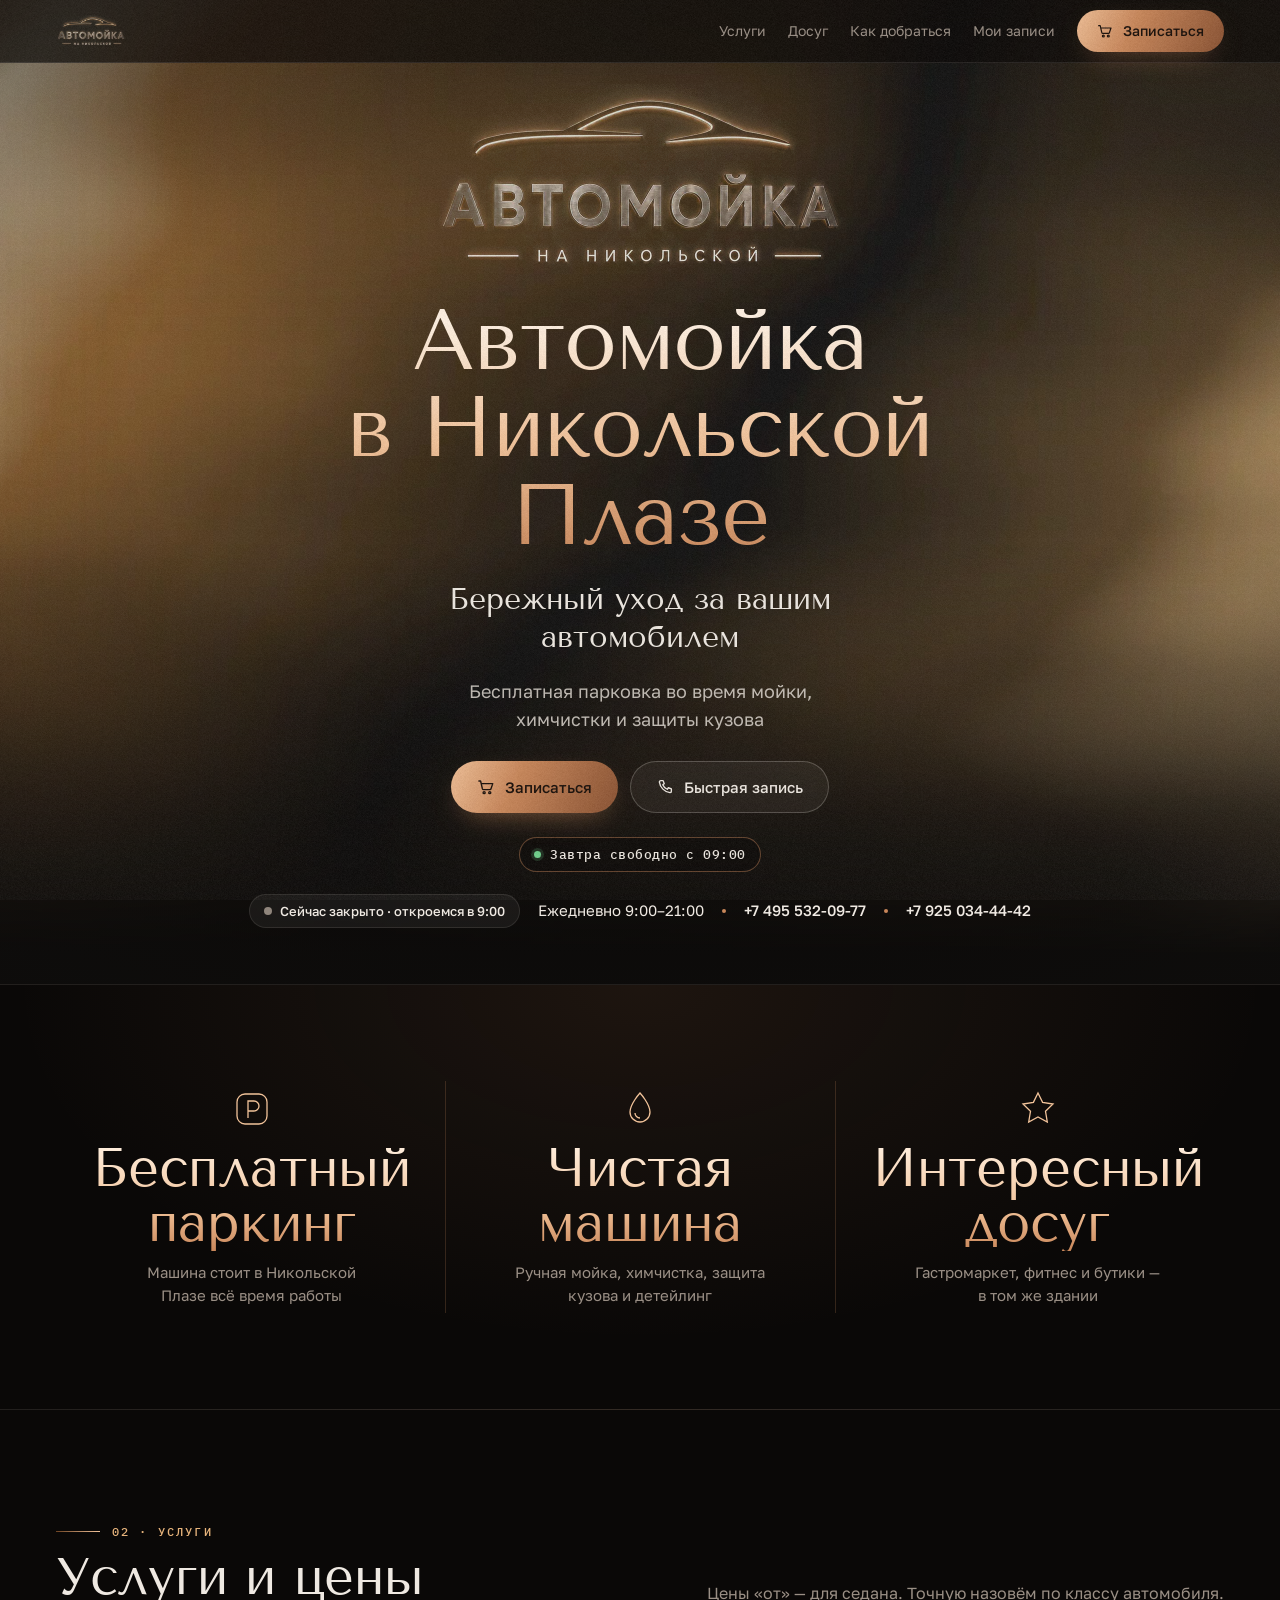
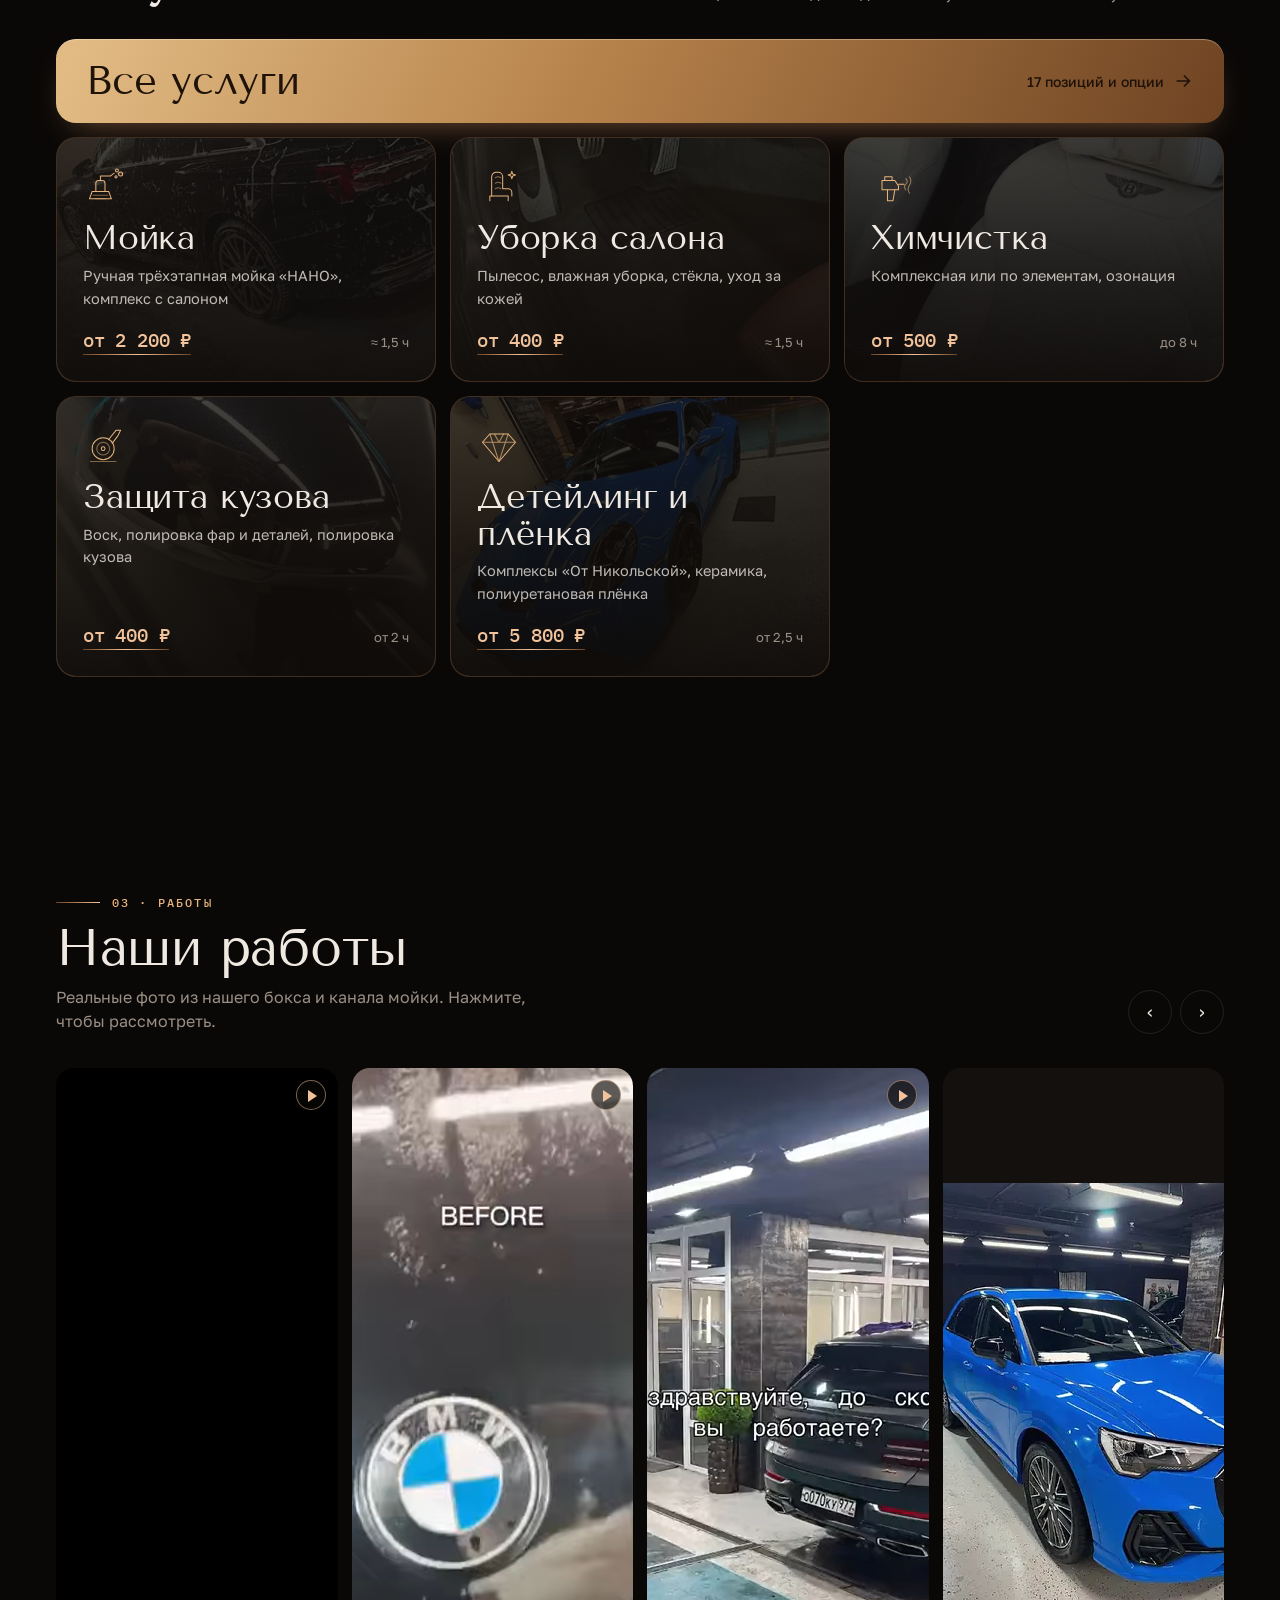
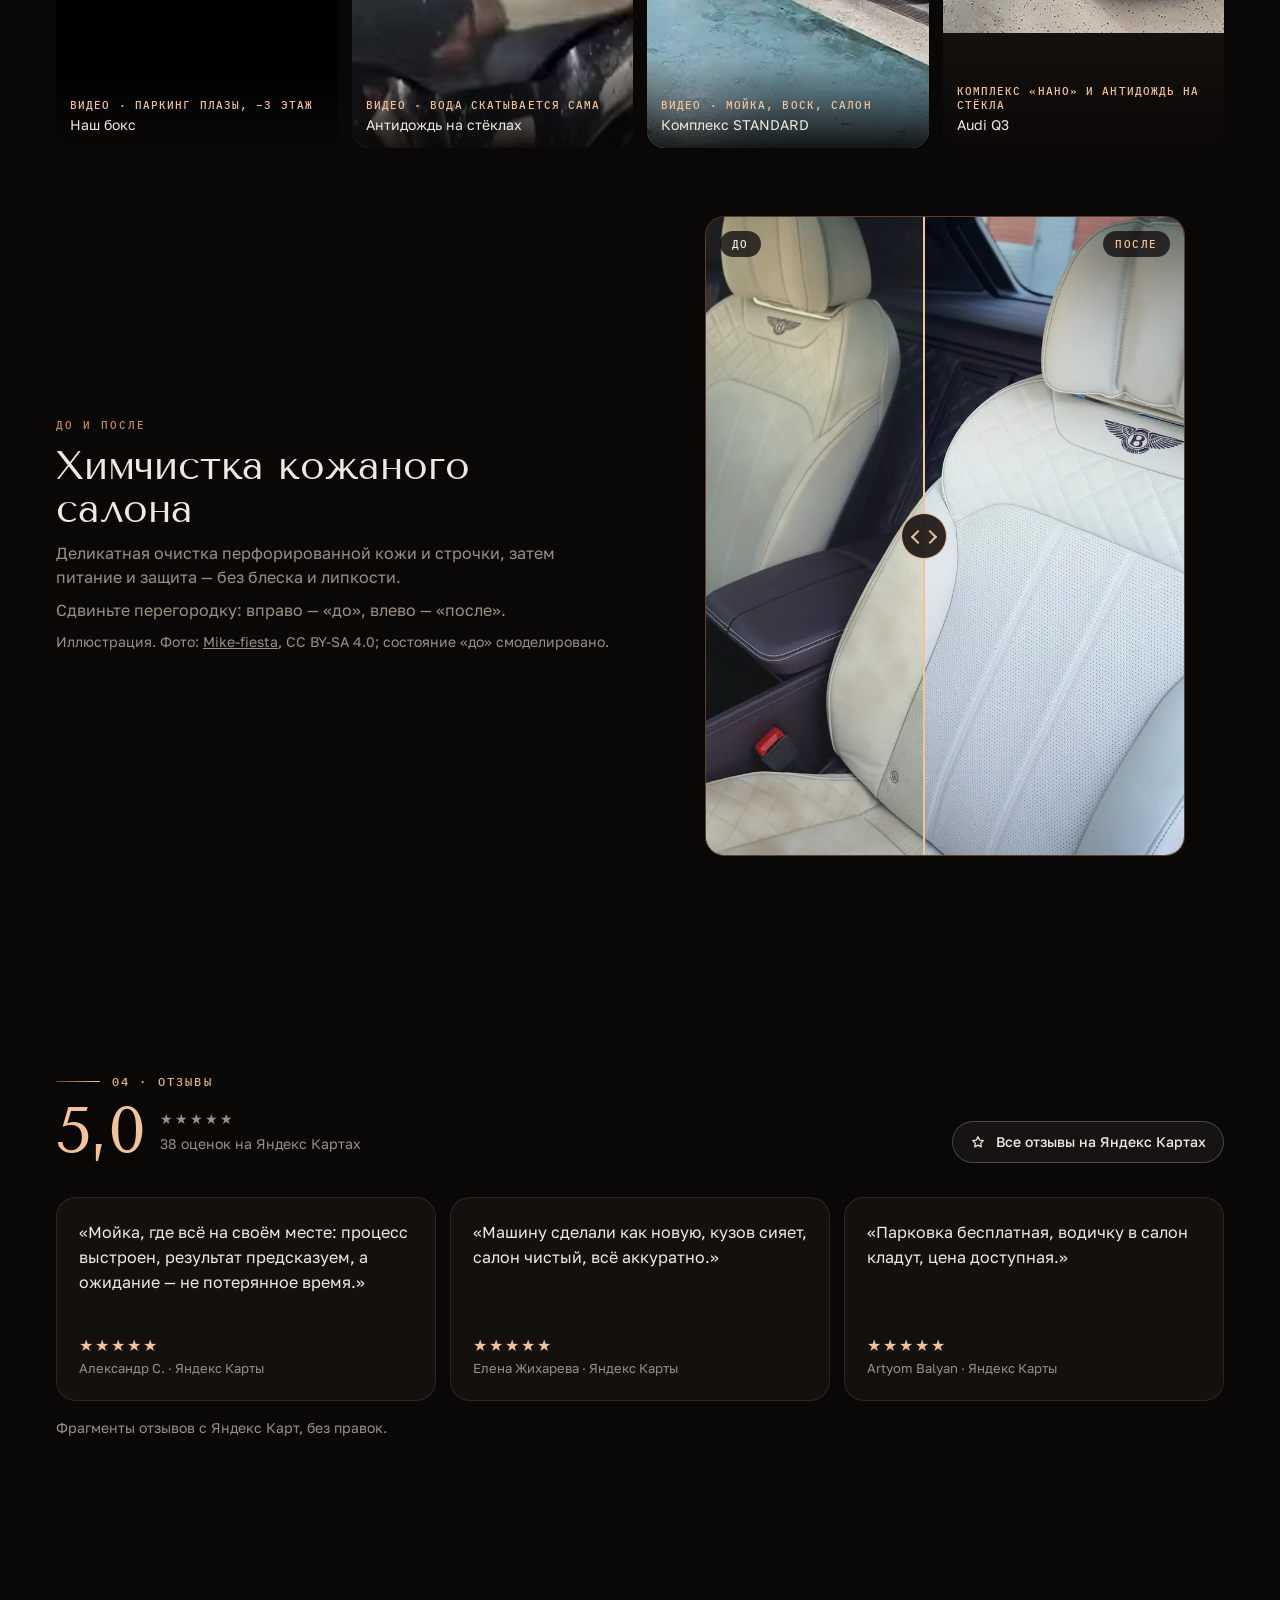
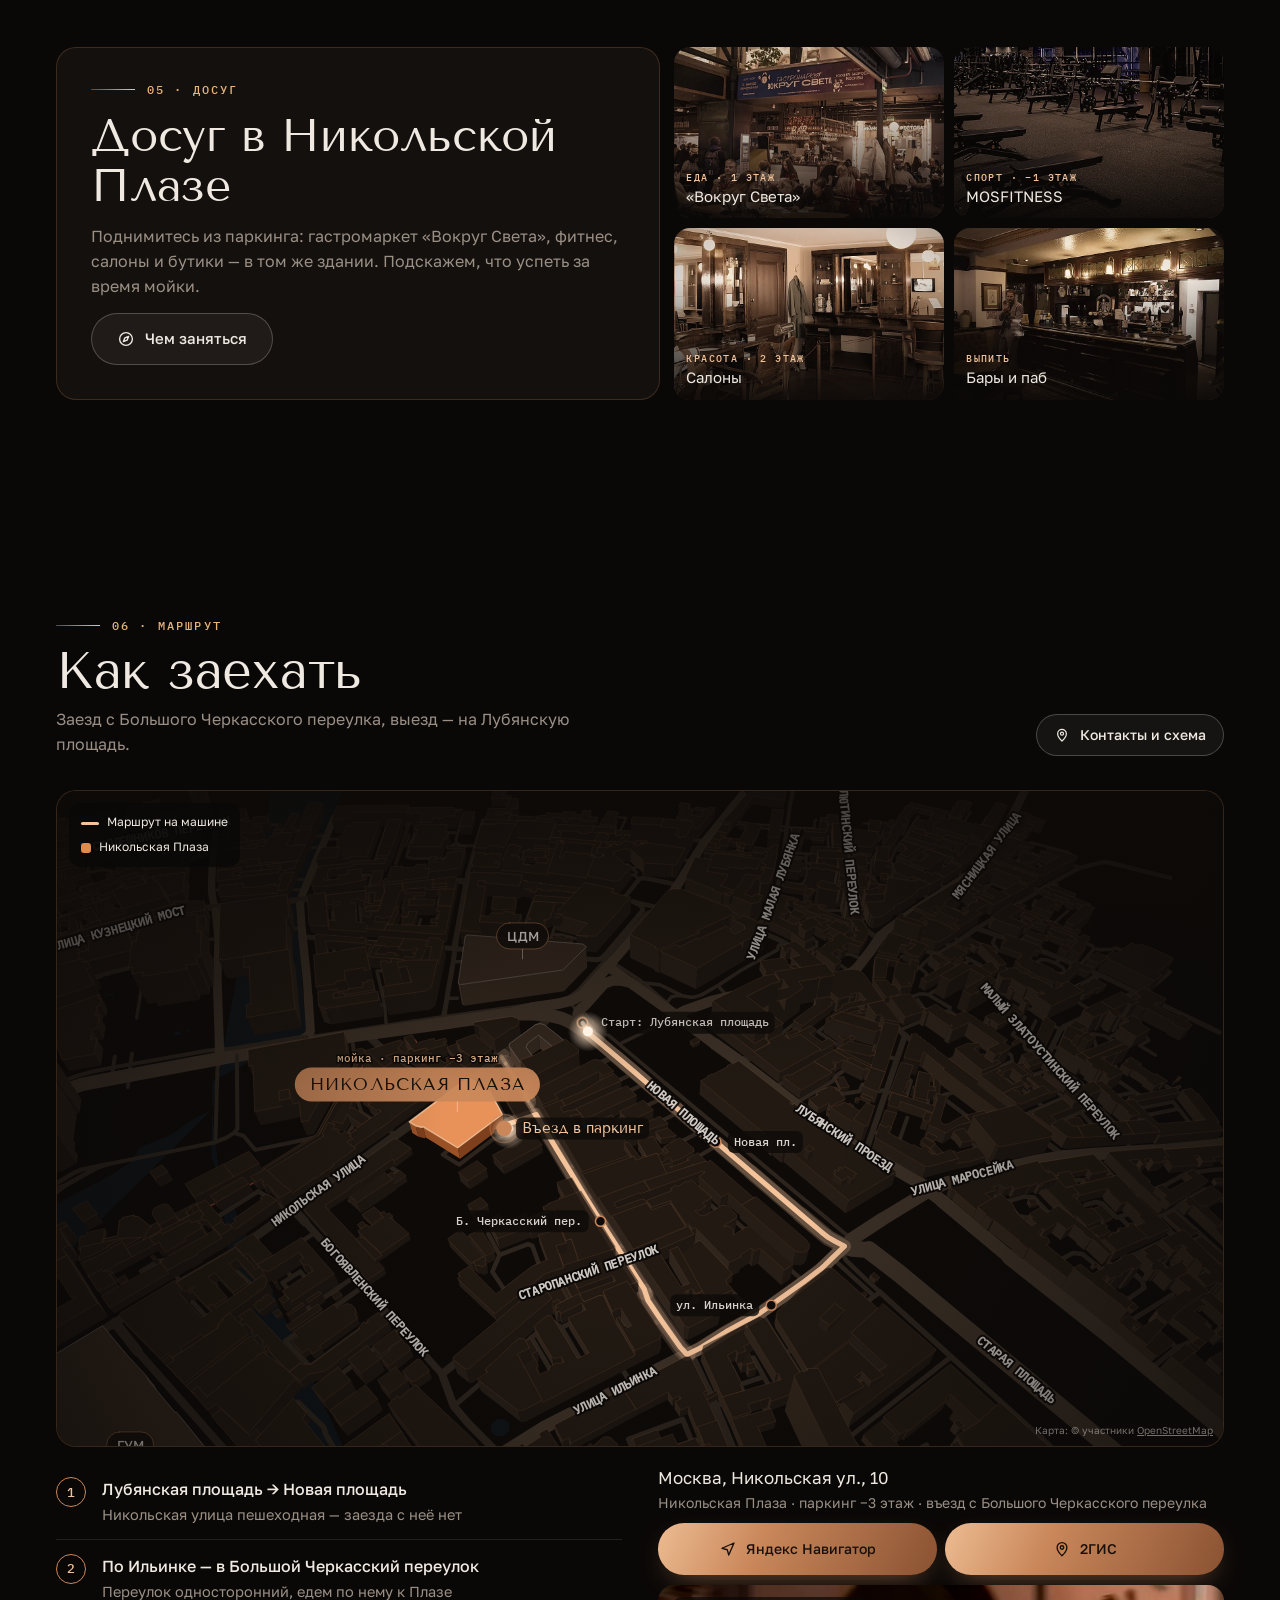
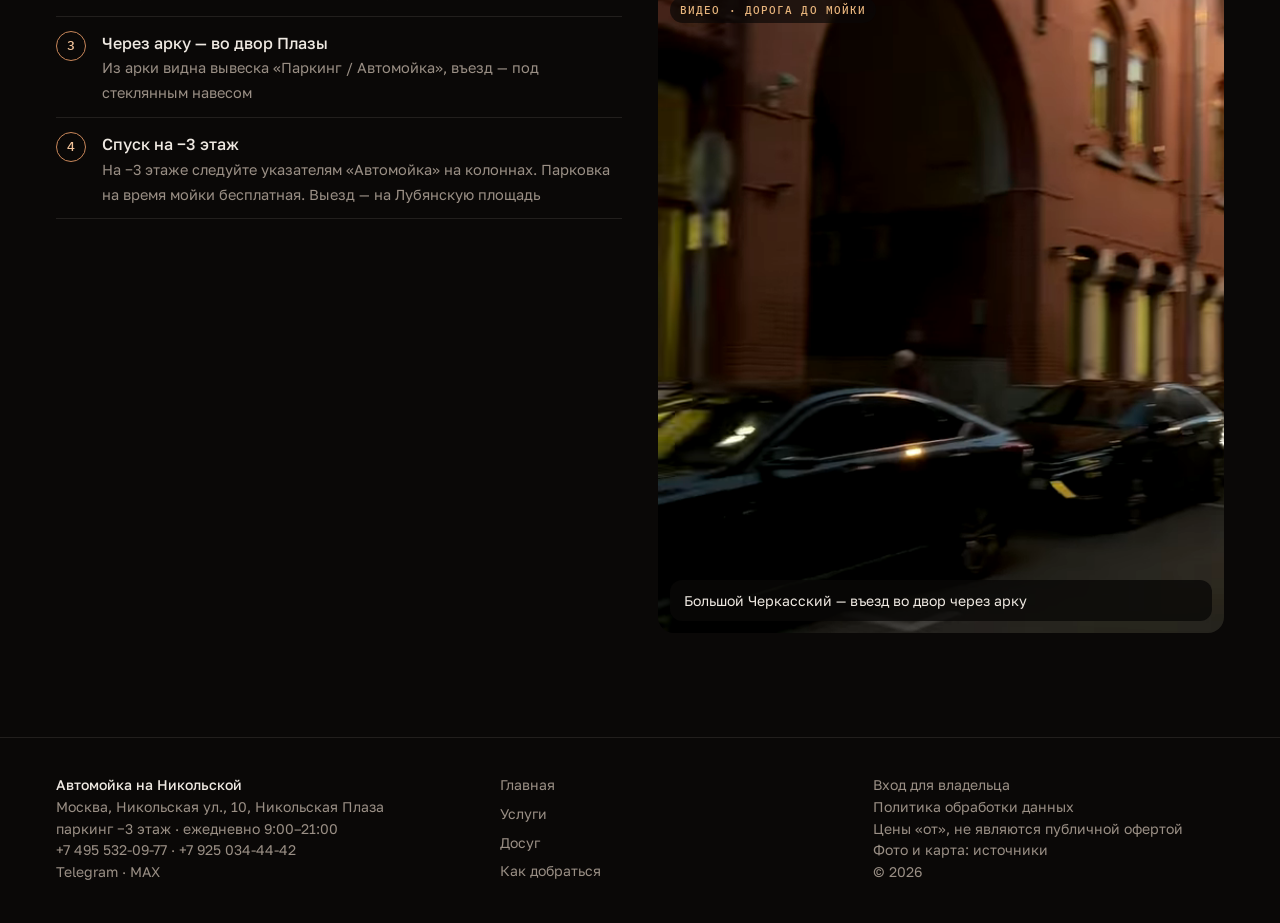
<file: index.html>
<!doctype html>
<html lang="ru">
<head>
<meta charset="utf-8">
<meta name="robots" content="noindex, nofollow">
<meta name="viewport" content="width=device-width, initial-scale=1, viewport-fit=cover">
<title>Автомойка в Никольской Плазе — ручная мойка и детейлинг у Кремля</title>
<meta name="description" content="Ручная мойка, химчистка, защита кузова и детейлинг в Никольской Плазе. Бесплатная парковка на время мойки. Запись онлайн.">
<meta name="theme-color" content="#0a0807">
<link rel="preload" href="fonts/GolosText.woff2" as="font" type="font/woff2" crossorigin>
<link rel="preload" href="fonts/TenorSans.woff2" as="font" type="font/woff2" crossorigin>
<link rel="stylesheet" href="site.css">
<link rel="icon" href="logo.webp">
</head>
<body>
<header class="top"><div class="wrap">
  <a href="index.html" aria-label="Автомойка на Никольской — главная"><img class="top__logo" src="logo.webp" alt="Автомойка на Никольской" width="70" height="32"></a>
  <nav aria-label="Разделы"><a href="services.html">Услуги</a><a href="park.html">Досуг</a><a href="route.html#contacts">Как добраться</a></nav>
  <button class="top__mine" type="button" data-open="mine">Мои записи</button>
  <button class="btn btn--copper top__cta" type="button" data-open="book">Записаться</button>
  <button class="top__menu" type="button" data-menu aria-expanded="false" aria-controls="menu"><i aria-hidden="true"></i>Меню</button>
</div></header>
<div class="menu" id="menu" aria-hidden="true" role="dialog" aria-label="Меню"><div class="wrap" style="display:flex;flex-direction:column;flex:1">
  <div class="menu__bar"><img src="logo.webp" alt="" width="70" height="32"><button class="x" type="button" data-menu-close aria-label="Закрыть меню">✕</button></div>
  <ul class="menu__list"><li><a href="index.html" aria-current="page">Главная<small>Мойка в Никольской Плазе</small></a></li><li><a href="services.html">Услуги<small>Цены и запись</small></a></li><li><a href="park.html">Досуг<small>Пока мы моем</small></a></li><li><a href="route.html#contacts">Как добраться<small>и контакты</small></a></li></ul>
  <div class="menu__side"><span class="status" data-status>Ежедневно 9:00–21:00</span>
    <div class="menu__tel"><a href="tel:+74955320977">+7 495 532-09-77</a><a href="tel:+79250344442">+7 925 034-44-42</a><div class="menu__msg"><a class="tg" href="https://t.me/carwash_na_nikolskoy" target="_blank" rel="noopener" aria-label="Написать в Telegram"><svg viewBox="0 0 24 24" aria-hidden="true"><path d="M21 4L3 11l6 2 2 6 3-4 5 4z"/><path d="M9 13l12-9"/></svg>Telegram</a><a class="tg tg--max" href="https://max.ru/u/f9LHodD0cOINs-UC5buVmKOie0mJ_E7DeVARD7VfnlJNGXSIihLq_nCaT7s" target="_blank" rel="noopener" aria-label="Написать в MAX"><svg viewBox="0 0 24 24" aria-hidden="true"><path d="M12 3.5a8.5 8.5 0 0 0-7.4 12.7L3.5 20.5l4.4-1.1A8.5 8.5 0 1 0 12 3.5z"/><path d="M8.5 14.5v-5l3.5 3.5 3.5-3.5v5"/></svg>MAX</a></div></div>
    <div style="display:flex;gap:10px;flex-wrap:wrap"><button class="btn btn--copper" type="button" data-open="book">Записаться</button><button class="btn btn--ghost" type="button" data-open="mine">Мои записи</button></div><a class="menu__owner" href="admin.html">Вход для владельца</a></div>
</div></div>
<main id="main">
<section class="hero"><div class="hero__surface" aria-hidden="true"><img class="hero__metal" src="hero-gold.webp" alt="" width="1080" height="1620" decoding="async"><div class="hero__veil"></div></div><div class="wrap">
  <img class="hero__logo" src="logo-hero.webp" alt="Автомойка на Никольской" width="840" height="382" fetchpriority="high">
  <h1 class="hero__name">Автомойка в&nbsp;Никольской Плазе</h1>
  <p class="hero__lead">Бережный уход за&nbsp;вашим автомобилем</p>
  <p class="hero__sub">Бесплатная парковка во время мойки, химчистки и защиты кузова</p>
  <div class="hero__actions"><button class="btn btn--copper" type="button" data-open="book">Записаться</button><button class="btn btn--ghost" type="button" data-open="quick">Быстрая запись</button></div>
  <p class="hero__free" data-free></p>
  <div class="hero__meta"><span class="status" data-status>Ежедневно 9:00–21:00</span><span>Ежедневно 9:00–21:00</span><i class="sep"></i><a href="tel:+74955320977">+7 495 532-09-77</a><i class="sep"></i><a href="tel:+79250344442">+7 925 034-44-42</a></div>
</div></section><section class="promise"><div class="wrap promise__grid">
  <div class="promise__item"><svg class="promise__ic" viewBox="0 0 44 44" aria-hidden="true"><rect x="7" y="7" width="30" height="30" rx="8"/><path d="M18 31V14h6a5 5 0 0 1 0 10h-6"/></svg><b>Бесплатный паркинг</b><span>Машина стоит в Никольской Плазе всё время работы</span></div>
  <div class="promise__item"><svg class="promise__ic" viewBox="0 0 44 44" aria-hidden="true"><path d="M22 6s10 11 10 19a10 10 0 0 1-20 0c0-8 10-19 10-19z"/><path d="M17 26a5 5 0 0 0 5 5"/></svg><b>Чистая машина</b><span>Ручная мойка, химчистка, защита кузова и детейлинг</span></div>
  <div class="promise__item"><svg class="promise__ic" viewBox="0 0 44 44" aria-hidden="true"><path d="M22 6l4.6 9.4L37 17l-7.5 7.3L31.3 35 22 30l-9.3 5 1.8-10.7L7 17l10.4-1.6z"/></svg><b>Интересный досуг</b><span>Гастромаркет, фитнес и бутики — в том же здании</span></div>
</div></section><section class="sec" id="promo" data-until="2026-10-31T23:59:59+03:00"><div class="wrap">
  <div class="sec__head"><div><span class="num">01 · Акции</span><h2>Акции октября</h2></div><p>До 31 октября включительно</p></div>
  <div class="promos">
    <article class="promo"><span class="promo__until">до 31.10</span><span class="promo__pct">−20%</span><h3>Химчистка салона</h3><p>Полная химчистка и в подарок озонация — уберём посторонние запахи.</p><span class="promo__price">от 18 000 ₽<s>22 500 ₽</s></span><button class="btn btn--copper btn--sm" type="button" data-promo="dry-complex">Записаться со скидкой</button></article>
    <article class="promo"><span class="promo__until">до 31.10</span><span class="promo__pct">−15%</span><h3>Полиуретановая плёнка</h3><p>Оклейка зон риска или всего кузова: защита от сколов, реагентов и солнца.</p><span class="promo__price">от 63 750 ₽<s>75 000 ₽</s></span><button class="btn btn--copper btn--sm" type="button" data-promo="ppf-zones">Записаться со скидкой</button></article>
  </div></div></section><section class="sec" id="services"><div class="wrap">
  <div class="sec__head"><div><span class="num">02 · Услуги</span><h2>Услуги и цены</h2></div><p>Цены «от» — для седана. Точную назовём по классу автомобиля.</p></div>
  <a class="all-btn" href="services.html">Все услуги<span>17 позиций и опции <svg viewBox="0 0 24 24" aria-hidden="true"><path d="M5 12h14M13 6l6 6-6 6"/></svg></span></a>
  <div class="cats"><a class="cat cat--photo" href="services.html#wash"><img class="cat__bg" src="media/works/a6foam-s.webp" alt="" loading="lazy" decoding="async" width="360" height="450"><div><svg class="engr" viewBox="0 0 48 48" aria-hidden="true"><path d="M10 30h18l3 8H7z"/><path d="M14 30v-9a3 3 0 0 1 3-3h4a3 3 0 0 1 3 3v9"/><path d="M19 18v-5h11l4-3"/><circle cx="37" cy="7" r="1.6"/><circle cx="41" cy="11" r="2.2"/><circle cx="36" cy="14" r="1.2"/><path d="M11 34h16M13 38h12" opacity=".5"/></svg><h3>Мойка</h3><p style="margin-top:8px">Ручная трёхэтапная мойка «НАНО», комплекс с салоном</p></div><div class="cat__foot"><b>от 2 200 ₽</b><span>≈ 1,5 ч</span></div></a><a class="cat cat--photo" href="services.html#interior"><img class="cat__bg" src="media/works/pedals1-s.webp" alt="" loading="lazy" decoding="async" width="360" height="450"><div><svg class="engr" viewBox="0 0 48 48" aria-hidden="true"><path d="M14 40v-5h20v5"/><path d="M16 35V14a5 5 0 0 1 5-5h2a5 5 0 0 1 5 5v13h6a4 4 0 0 1 4 4v4"/><path d="M20 15c1.5-1 4.5-1 6 0M20 21c1.5-1 4.5-1 6 0M20 27c1.5-1 4.5-1 6 0" opacity=".55"/><path d="M38 8l1 3 3 1-3 1-1 3-1-3-3-1 3-1z"/></svg><h3>Уборка салона</h3><p style="margin-top:8px">Пылесос, влажная уборка, стёкла, уход за кожей</p></div><div class="cat__foot"><b>от 400 ₽</b><span>≈ 1,5 ч</span></div></a><a class="cat cat--photo" href="services.html#dry"><img class="cat__bg" src="media/leather-s.webp" alt="" loading="lazy" decoding="async" width="360" height="450"><span class=cat__tag data-until=2026-10-31T23:59:59+03:00>−20%</span><div><svg class="engr" viewBox="0 0 48 48" aria-hidden="true"><path d="M12 18h14l4 6v4H12z"/><path d="M18 28v12h6l2-12"/><path d="M30 22h6"/><path d="M38 16c2 2 2 4 0 6s-2 4 0 6M42 14c2 3 2 6 0 9s-2 6 0 9" opacity=".6"/><path d="M15 18v-4h8v4"/></svg><h3>Химчистка</h3><p style="margin-top:8px">Комплексная или по элементам, озонация</p></div><div class="cat__foot"><b>от 500 ₽</b><span>до 8 ч</span></div></a><a class="cat cat--photo" href="services.html#protect"><img class="cat__bg" src="media/works/mirror-s.webp" alt="" loading="lazy" decoding="async" width="360" height="450"><div><svg class="engr" viewBox="0 0 48 48" aria-hidden="true"><circle cx="22" cy="28" r="12"/><circle cx="22" cy="28" r="7" opacity=".55"/><circle cx="22" cy="28" r="2"/><path d="M28 18l8-10h5l-3 6-6 8"/><path d="M8 42h28" opacity=".5"/></svg><h3>Защита кузова</h3><p style="margin-top:8px">Воск, полировка фар и деталей, полировка кузова</p></div><div class="cat__foot"><b>от 400 ₽</b><span>от 2 ч</span></div></a><a class="cat cat--photo" href="services.html#detailing"><img class="cat__bg" src="media/works/gt3-s.webp" alt="" loading="lazy" decoding="async" width="360" height="450"><span class=cat__tag data-until=2026-10-31T23:59:59+03:00>−15%</span><div><svg class="engr" viewBox="0 0 48 48" aria-hidden="true"><path d="M14 12h20l8 9-18 21L6 21z"/><path d="M6 21h36M14 12l10 30M34 12l-10 30M19 12l5 9 5-9" opacity=".7"/></svg><h3>Детейлинг и плёнка</h3><p style="margin-top:8px">Комплексы «От Никольской», керамика, полиуретановая плёнка</p></div><div class="cat__foot"><b>от 5 800 ₽</b><span>от 2,5 ч</span></div></a></div>
</div></section><section class="sec" id="works"><div class="wrap">
  <div class="sec__head"><div><span class="num">03 · Работы</span><h2>Наши работы</h2><p style="margin-top:8px">Реальные фото из нашего бокса и канала мойки. Нажмите, чтобы рассмотреть.</p></div>
    <div class="works__nav"><button type="button" data-scroll="#worksList" data-dir="p" aria-label="Назад">‹</button><button type="button" data-scroll="#worksList" data-dir="n" aria-label="Вперёд">›</button></div></div>
  <div class="works" id="worksList" data-gallery><figure class="work work--video"><video muted playsinline loop preload="none" poster="media/video/boxes.webp" width="544" height="680" aria-label="Наш бокс: видео"><source data-src="media/video/boxes.webm" type="video/webm"><source data-src="media/video/boxes.mp4" type="video/mp4"></video><span class="work__cap"><small>Видео · Паркинг Плазы, −3 этаж</small>Наш бокс</span><span class="work__play" aria-hidden="true"></span></figure><figure class="work work--video"><video muted playsinline loop preload="none" poster="media/video/glass.webp" width="544" height="680" aria-label="Антидождь на стёклах: видео"><source data-src="media/video/glass.mp4" type="video/mp4"><source data-src="media/video/glass.webm" type="video/webm"></video><span class="work__cap"><small>Видео · Вода скатывается сама</small>Антидождь на стёклах</span><span class="work__play" aria-hidden="true"></span></figure><figure class="work work--video"><video muted playsinline loop preload="none" poster="media/video/standard.webp" width="544" height="680" aria-label="Комплекс STANDARD: видео"><source data-src="media/video/standard.webm" type="video/webm"><source data-src="media/video/standard.mp4" type="video/mp4"></video><span class="work__cap"><small>Видео · Мойка, воск, салон</small>Комплекс STANDARD</span><span class="work__play" aria-hidden="true"></span></figure><button class="work" type="button" data-full="media/works/q3.webp" data-cap="Audi Q3" data-sub="Комплекс «НАНО» и антидождь на стёкла"><img src="media/works/q3-s.webp" alt="Audi Q3: Комплекс «НАНО» и антидождь на стёкла" loading="lazy" decoding="async" width="360" height="450"><span class="work__cap"><small>Комплекс «НАНО» и антидождь на стёкла</small>Audi Q3</span></button><button class="work" type="button" data-full="media/works/a6foam.webp" data-cap="Audi A6" data-sub="Трёхэтапная мойка «НАНО»: пена"><img src="media/works/a6foam-s.webp" alt="Audi A6: Трёхэтапная мойка «НАНО»: пена" loading="lazy" decoding="async" width="360" height="450"><span class="work__cap"><small>Трёхэтапная мойка «НАНО»: пена</small>Audi A6</span></button><button class="work" type="button" data-full="media/works/a6.webp" data-cap="Audi A6" data-sub="Комплекс «НАНО» — результат"><img src="media/works/a6-s.webp" alt="Audi A6: Комплекс «НАНО» — результат" loading="lazy" decoding="async" width="360" height="450"><span class="work__cap"><small>Комплекс «НАНО» — результат</small>Audi A6</span></button><button class="work" type="button" data-full="media/works/gt3.webp" data-cap="Porsche 911 GT3" data-sub="В нашем боксе"><img src="media/works/gt3-s.webp" alt="Porsche 911 GT3: В нашем боксе" loading="lazy" decoding="async" width="360" height="450"><span class="work__cap"><small>В нашем боксе</small>Porsche 911 GT3</span></button><figure class="work"><div class="pair"><button type="button" style="all:unset;cursor:zoom-in" data-full="media/works/pedals0.webp" data-cap="Педали и коврики · было" data-sub="Комплекс «НАНО»: было → стало"><img src="media/works/pedals0-s.webp" alt="Педали и коврики: было" loading="lazy" width="360" height="450"></button><button type="button" style="all:unset;cursor:zoom-in" data-full="media/works/pedals1.webp" data-cap="Педали и коврики · стало" data-sub="Комплекс «НАНО»: было → стало"><img src="media/works/pedals1-s.webp" alt="Педали и коврики: стало" loading="lazy" width="360" height="450"></button></div><figcaption class="work__cap"><small>Было · стало</small>Педали и коврики</figcaption></figure><button class="work" type="button" data-full="media/works/mazda.webp" data-cap="Mazda CX-5" data-sub="Комплекс мойки «НАНО»"><img src="media/works/mazda-s.webp" alt="Mazda CX-5: Комплекс мойки «НАНО»" loading="lazy" decoding="async" width="360" height="450"><span class="work__cap"><small>Комплекс мойки «НАНО»</small>Mazda CX-5</span></button><button class="work" type="button" data-full="media/works/rangerover.webp" data-cap="Range Rover Sport" data-sub="В нашем боксе"><img src="media/works/rangerover-s.webp" alt="Range Rover Sport: В нашем боксе" loading="lazy" decoding="async" width="360" height="450"><span class="work__cap"><small>В нашем боксе</small>Range Rover Sport</span></button><button class="work" type="button" data-full="media/works/mirror.webp" data-cap="Полировка зеркала" data-sub="Отражение без разводов"><img src="media/works/mirror-s.webp" alt="Полировка зеркала: Отражение без разводов" loading="lazy" decoding="async" width="360" height="450"><span class="work__cap"><small>Отражение без разводов</small>Полировка зеркала</span></button><button class="work" type="button" data-full="media/works/suvfoam.webp" data-cap="Мойка кузова" data-sub="Активная пена — первый этап"><img src="media/works/suvfoam-s.webp" alt="Мойка кузова: Активная пена — первый этап" loading="lazy" decoding="async" width="360" height="450"><span class="work__cap"><small>Активная пена — первый этап</small>Мойка кузова</span></button><button class="work" type="button" data-full="media/works/boxster.webp" data-cap="Porsche 718 Boxster" data-sub="В нашем боксе"><img src="media/works/boxster-s.webp" alt="Porsche 718 Boxster: В нашем боксе" loading="lazy" decoding="async" width="360" height="450"><span class="work__cap"><small>В нашем боксе</small>Porsche 718 Boxster</span></button><button class="work" type="button" data-full="media/works/master.webp" data-cap="Работа мастера" data-sub="Ручная мойка"><img src="media/works/master-s.webp" alt="Работа мастера: Ручная мойка" loading="lazy" decoding="async" width="360" height="450"><span class="work__cap"><small>Ручная мойка</small>Работа мастера</span></button><button class="work" type="button" data-full="media/works/bmw5.webp" data-cap="BMW 5 Series" data-sub="Готов к выдаче"><img src="media/works/bmw5-s.webp" alt="BMW 5 Series: Готов к выдаче" loading="lazy" decoding="async" width="360" height="450"><span class="work__cap"><small>Готов к выдаче</small>BMW 5 Series</span></button><button class="work" type="button" data-full="media/works/black.webp" data-cap="Бизнес-седан" data-sub="Готов к выдаче"><img src="media/works/black-s.webp" alt="Бизнес-седан: Готов к выдаче" loading="lazy" decoding="async" width="360" height="450"><span class="work__cap"><small>Готов к выдаче</small>Бизнес-седан</span></button><button class="work" type="button" data-full="media/works/box.webp" data-cap="Наш бокс" data-sub="Паркинг Никольской Плазы, −3 этаж"><img src="media/works/box-s.webp" alt="Наш бокс: Паркинг Никольской Плазы, −3 этаж" loading="lazy" decoding="async" width="360" height="450"><span class="work__cap"><small>Паркинг Никольской Плазы, −3 этаж</small>Наш бокс</span></button></div>
  <div class="ba-wrap"><div><span class="k">До и после</span><h3 style="margin-top:8px">Химчистка кожаного салона</h3><p>Деликатная очистка перфорированной кожи и строчки, затем питание и защита — без блеска и липкости.</p><p>Сдвиньте перегородку: вправо — «до», влево — «после».</p><p class="note">Иллюстрация. Фото: <a href="https://commons.wikimedia.org/wiki/File:Bentley_Bentayga_interior_2.jpg" target="_blank" rel="noopener">Mike-fiesta</a>, CC BY-SA 4.0; состояние «до» смоделировано.</p></div>
    <figure class="ba" data-ba style="--x:50%"><img class="ba__img" src="media/leather-after.webp" alt="Кожаный салон после химчистки" width="1080" height="1080" loading="lazy"><div class="ba__before"><img class="ba__img" src="media/leather-before.webp" alt="Кожаный салон до химчистки" width="1080" height="1080" loading="lazy"></div>
      <span class="ba__tag ba__tag--l">До</span><span class="ba__tag ba__tag--r">После</span><span class="ba__line" aria-hidden="true"><i></i></span><input class="ba__range" type="range" min="0" max="100" value="50" aria-label="Перегородка: вправо — до, влево — после"></figure></div>
</div></section><section class="sec" id="reviews"><div class="wrap">
  <div class="sec__head"><div><span class="num">04 · Отзывы</span><div class="rating"><b>5,0</b><div><span class="stars" aria-label="5 из 5">★★★★★</span><br><span>38 оценок на Яндекс Картах</span></div></div></div>
    <a class="btn btn--ghost btn--sm" href="https://yandex.ru/maps/org/avtomoyka_na_nikolskoy/173994843041/reviews/" target="_blank" rel="noopener">Все отзывы на Яндекс Картах</a></div>
  <div class="reviews"><blockquote class="review"><p>«Мойка, где всё на своём месте: процесс выстроен, результат предсказуем, а ожидание — не потерянное время.»</p><cite><span class="stars" aria-hidden="true">★★★★★</span><br>Александр С. · Яндекс Карты</cite></blockquote><blockquote class="review"><p>«Машину сделали как новую, кузов сияет, салон чистый, всё аккуратно.»</p><cite><span class="stars" aria-hidden="true">★★★★★</span><br>Елена Жихарева · Яндекс Карты</cite></blockquote><blockquote class="review"><p>«Парковка бесплатная, водичку в салон кладут, цена доступная.»</p><cite><span class="stars" aria-hidden="true">★★★★★</span><br>Artyom Balyan · Яндекс Карты</cite></blockquote><blockquote class="review"><p>«…рассказал, какие участки требуют особого внимания — например, битумные пятна на арках.»</p><cite><span class="stars" aria-hidden="true">★★★★★</span><br>Андрей · Яндекс Карты</cite></blockquote><blockquote class="review"><p>«Со стройки вылили цемент на припаркованный автомобиль, думал машине хана, но нет.»</p><cite><span class="stars" aria-hidden="true">★★★★★</span><br>Никита Г. · Яндекс Карты</cite></blockquote><blockquote class="review"><p>«…полировка и нанесение защитных составов – всё это сделало мой автомобиль не только чистым, но и защищённым.»</p><cite><span class="stars" aria-hidden="true">★★★★★</span><br>Алена Новикова · Яндекс Карты</cite></blockquote><blockquote class="review"><p>«…за это время мы с семьей успели погулять по Красной площади.»</p><cite><span class="stars" aria-hidden="true">★★★★★</span><br>Сергей Ф. · Яндекс Карты</cite></blockquote><blockquote class="review"><p>«Персонал — настоящие профессионалы, рассказали этапы мойки.»</p><cite><span class="stars" aria-hidden="true">★★★★★</span><br>artiom20.09 · Яндекс Карты</cite></blockquote></div>
  <p class="note" style="margin-top:12px">Фрагменты отзывов с Яндекс Карт, без правок.</p>
</div></section><section class="sec"><div class="wrap teaser">
  <div class="teaser__main"><span class="num">05 · Досуг</span><h2>Досуг в Никольской Плазе</h2><p>Поднимитесь из паркинга: гастромаркет «Вокруг Света», фитнес, салоны и бутики — в том же здании. Подскажем, что успеть за время мойки.</p><a class="btn btn--ghost i-compass" href="park.html">Чем заняться</a></div>
  <div class="teaser__tiles">
    <a class="tile" href="park.html#eat"><img src="places/vokrug.webp" alt="" loading="lazy" width="400" height="300"><span><small>Еда · 1 этаж</small>«Вокруг Света»</span></a>
    <a class="tile" href="park.html#fit"><img src="places/fit.webp" alt="" loading="lazy" width="400" height="300"><span><small>Спорт · −1 этаж</small>MOSFITNESS</span></a>
    <a class="tile" href="park.html#beauty"><img src="places/beauty.webp" alt="" loading="lazy" width="400" height="300"><span><small>Красота · 2 этаж</small>Салоны</span></a>
    <a class="tile" href="park.html#drink"><img src="places/bar.webp" alt="" loading="lazy" width="400" height="300"><span><small>Выпить</small>Бары и паб</span></a>
  </div></div></section><section class="sec" id="route"><div class="wrap">
  <div class="sec__head"><div><span class="num">06 · Маршрут</span><h2>Как заехать</h2><p style="margin-top:8px">Заезд с Большого Черкасского переулка, выезд — на Лубянскую площадь.</p></div><a class="btn btn--ghost btn--sm i-pin" href="route.html">Контакты и схема</a></div>
  <div class="mapbox" data-routemap data-from="lubyanka"><canvas class="map" aria-label="3D-карта: маршрут к въезду в паркинг Никольской Плазы"></canvas><canvas class="car" aria-hidden="true"></canvas>
    <div class="mapbox__load">Загружаем карту…</div>
    <div class="mapbox__legend" aria-hidden="true"><span><i></i>Маршрут на машине</span><span><i class="pl"></i>Никольская Плаза</span></div>
    <span class="mapbox__credit">Карта: © участники <a href="https://www.openstreetmap.org/copyright" target="_blank" rel="noopener">OpenStreetMap</a></span></div>
  <div class="howto"><ol class="steps-list">
    <li><div><b>Лубянская площадь → Новая площадь</b><span>Никольская улица пешеходная — заезда с неё нет</span></div></li>
    <li><div><b>По Ильинке — в Большой Черкасский переулок</b><span>Переулок односторонний, едем по нему к Плазе</span></div></li>
    <li><div><b>Через арку — во двор Плазы</b><span>Из арки видна вывеска «Паркинг / Автомойка», въезд — под стеклянным навесом</span></div></li>
    <li><div><b>Спуск на −3 этаж</b><span>На −3 этаже следуйте указателям «Автомойка» на колоннах. Парковка на время мойки бесплатная. Выезд — на Лубянскую площадь</span></div></li>
  </ol>
  <div class="navi"><div class="addr">Москва, Никольская ул., 10<small>Никольская Плаза · паркинг −3 этаж · въезд с Большого Черкасского переулка</small></div>
    <div class="navi__btns"><a class="btn btn--copper" href="https://yandex.ru/maps/?rtext=~55.757898%2C37.625083&rtt=auto" data-navi="yandexnavi://build_route_on_map?lat_to=55.757898&lon_to=37.625083" target="_blank" rel="noopener">Яндекс Навигатор</a><a class="btn btn--copper" href="https://2gis.ru/moscow/directions/points/%7C37.625083%2C55.757898" target="_blank" rel="noopener">2ГИС</a></div>
    <figure class="entrance" style="margin:0"><video muted playsinline loop preload="none" poster="media/video/route.webp?v=2" width="540" height="960" aria-label="Видео: путь от Большого Черкасского переулка через арку и навес «Паркинг / Автомойка» на −3 этаж к мойке; ориентиры подсвечены" data-chapters="0:Большой Черкасский — въезд во двор через арку|9.8:Ориентир: вывеска «Паркинг / Автомойка» видна из арки|11.8:Въезд в паркинг — под стеклянным навесом|17.9:Спуск по пандусу на −3 этаж|26.3:−3 этаж: держитесь основного проезда|38.7:Ориентир: указатель «Автомойка» на колонне|40.7:Следуйте стрелкам «Автомойка»|50.6:Автомойка — вы на месте"><source data-src="media/video/route.mp4?v=2" type="video/mp4"><source data-src="media/video/route.webm?v=2" type="video/webm"></video><span class="entrance__cap" aria-hidden="true">Большой Черкасский — въезд во двор через арку</span><span class="entrance__tag">Видео · дорога до мойки</span></figure></div></div>
</div></section>
</main>
<footer class="foot"><div class="wrap">
  <div><b>Автомойка на Никольской</b><br>Москва, Никольская ул., 10, Никольская Плаза<br>паркинг −3 этаж · ежедневно 9:00–21:00<br><a href="tel:+74955320977">+7 495 532-09-77</a> · <a href="tel:+79250344442">+7 925 034-44-42</a><br><a href="https://t.me/carwash_na_nikolskoy" target="_blank" rel="noopener">Telegram</a> · <a href="https://max.ru/u/f9LHodD0cOINs-UC5buVmKOie0mJ_E7DeVARD7VfnlJNGXSIihLq_nCaT7s" target="_blank" rel="noopener">MAX</a></div>
  <nav><a href="index.html">Главная</a><a href="services.html">Услуги</a><a href="park.html">Досуг</a><a href="route.html#contacts">Как добраться</a></nav>
  <div><a href="admin.html">Вход для владельца</a><br><a href="route.html#privacy">Политика обработки данных</a><br>Цены «от», не являются публичной офертой<br><a href="park.html#credits">Фото и карта: источники</a><br>© 2026</div>
</div></footer>
<nav class="tabbar" aria-label="Быстрые разделы"><a class="tab" href="index.html" aria-current="page"><svg viewBox="0 0 24 24" aria-hidden="true"><path d="M3 11l9-7 9 7v9a1 1 0 0 1-1 1h-5v-6H9v6H4a1 1 0 0 1-1-1z"/></svg><span>Главная</span></a><a class="tab" href="services.html"><svg viewBox="0 0 24 24" aria-hidden="true"><rect x="3" y="3" width="7" height="7" rx="2"/><rect x="14" y="3" width="7" height="7" rx="2"/><rect x="3" y="14" width="7" height="7" rx="2"/><rect x="14" y="14" width="7" height="7" rx="2"/></svg><span>Услуги</span></a><button class="tab tab--book" type="button" data-open="book"><span class="pill"><svg viewBox="0 0 24 24" aria-hidden="true"><path d="M2.5 4h2.3l2.4 10.3a1.6 1.6 0 0 0 1.6 1.2h8.4a1.6 1.6 0 0 0 1.5-1.2L21 7.5H6"/><circle cx="9.5" cy="19.5" r="1.4"/><circle cx="17" cy="19.5" r="1.4"/></svg></span><em>Запись</em><span class="badge" data-cartcount hidden>0</span></button><a class="tab" href="park.html"><svg viewBox="0 0 24 24" aria-hidden="true"><path d="M5 11h12v3a5 5 0 0 1-5 5h-2a5 5 0 0 1-5-5zM17 12h1.5a2.5 2.5 0 0 1 0 5H16M8 3c0 2 2 2 2 4M12 3c0 2 2 2 2 4"/></svg><span>Досуг</span></a><a class="tab" href="route.html#contacts"><svg viewBox="0 0 24 24" aria-hidden="true"><path d="M12 21s7-6.2 7-12a7 7 0 1 0-14 0c0 5.8 7 12 7 12z"/><circle cx="12" cy="9" r="2.5"/></svg><span>Контакты</span></a></nav>
<div class="sheet" id="sheet" aria-hidden="true"><div class="sheet__bg" data-close></div>
  <div class="sheet__panel" role="dialog" aria-modal="true" aria-labelledby="sheetTitle">
    <div><div class="sheet__head"><button class="sheet__back" type="button" aria-label="Назад" hidden>←</button><h2 id="sheetTitle">Запись</h2><button class="x" type="button" data-close aria-label="Закрыть">✕</button></div><div class="steps" id="steps"></div></div>
    <div class="sheet__body" id="sheetBody"></div><div class="sheet__foot" id="sheetFoot"></div>
  </div></div>
<script src="data.js"></script><script src="venues.js"></script><script src="app.js"></script><script src="ba.js" defer></script><script src="routemap.js" defer></script>
</body>
</html>
</file>
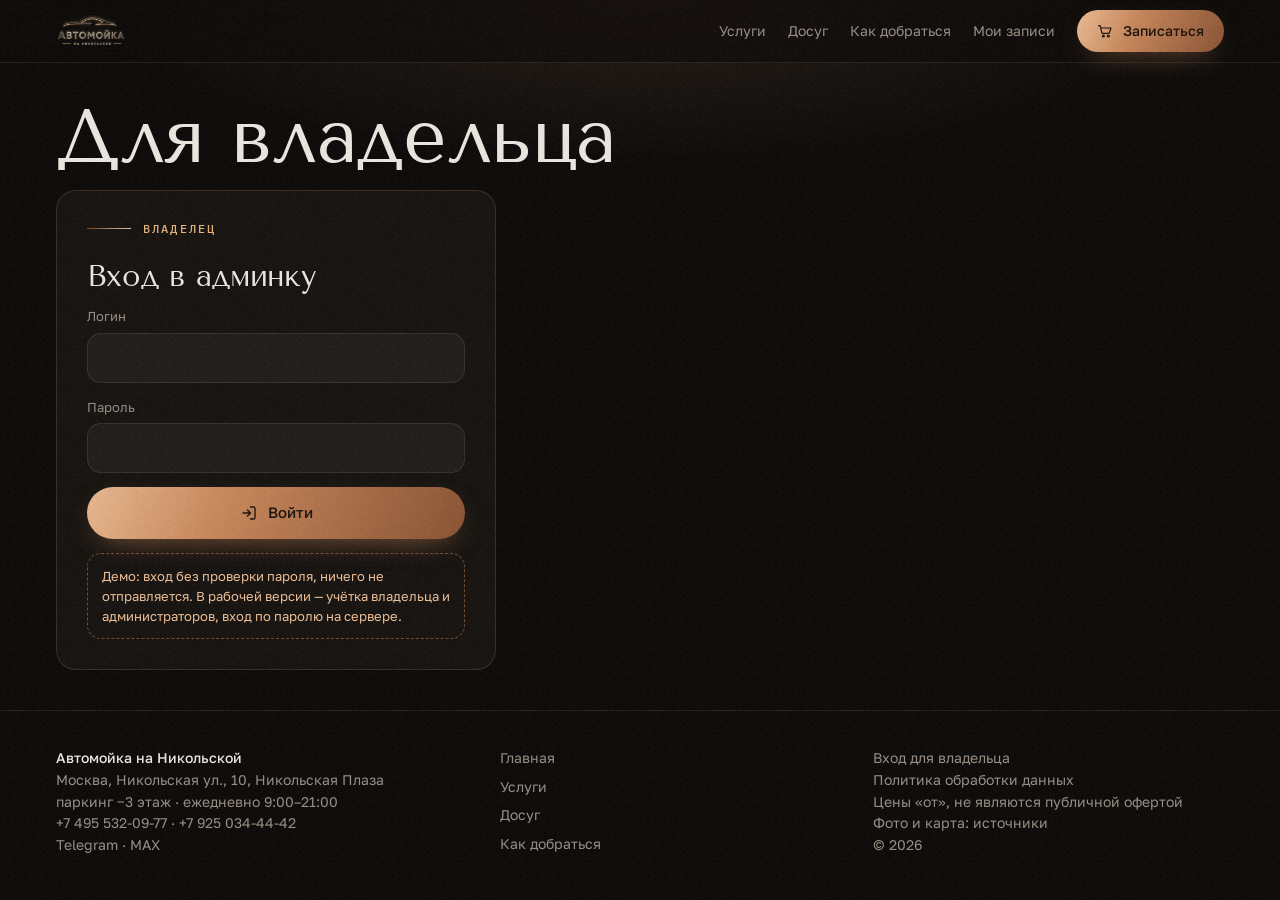
<file: admin.html>
<!doctype html>
<html lang="ru">
<head>
<meta charset="utf-8">
<meta name="robots" content="noindex, nofollow">
<meta name="viewport" content="width=device-width, initial-scale=1, viewport-fit=cover">
<title>Вход для владельца — Автомойка на Никольской</title>
<meta name="description" content="Админка мойки: расписание по постам и заявки.">
<meta name="theme-color" content="#0a0807">
<link rel="preload" href="fonts/GolosText.woff2" as="font" type="font/woff2" crossorigin>
<link rel="preload" href="fonts/TenorSans.woff2" as="font" type="font/woff2" crossorigin>
<link rel="stylesheet" href="site.css">
<link rel="icon" href="logo.webp">
</head>
<body>
<header class="top"><div class="wrap">
  <a href="index.html" aria-label="Автомойка на Никольской — главная"><img class="top__logo" src="logo.webp" alt="Автомойка на Никольской" width="70" height="32"></a>
  <nav aria-label="Разделы"><a href="services.html">Услуги</a><a href="park.html">Досуг</a><a href="route.html#contacts">Как добраться</a></nav>
  <button class="top__mine" type="button" data-open="mine">Мои записи</button>
  <button class="btn btn--copper top__cta" type="button" data-open="book">Записаться</button>
  <button class="top__menu" type="button" data-menu aria-expanded="false" aria-controls="menu"><i aria-hidden="true"></i>Меню</button>
</div></header>
<div class="menu" id="menu" aria-hidden="true" role="dialog" aria-label="Меню"><div class="wrap" style="display:flex;flex-direction:column;flex:1">
  <div class="menu__bar"><img src="logo.webp" alt="" width="70" height="32"><button class="x" type="button" data-menu-close aria-label="Закрыть меню">✕</button></div>
  <ul class="menu__list"><li><a href="index.html">Главная<small>Мойка в Никольской Плазе</small></a></li><li><a href="services.html">Услуги<small>Цены и запись</small></a></li><li><a href="park.html">Досуг<small>Пока мы моем</small></a></li><li><a href="route.html#contacts">Как добраться<small>и контакты</small></a></li></ul>
  <div class="menu__side"><span class="status" data-status>Ежедневно 9:00–21:00</span>
    <div class="menu__tel"><a href="tel:+74955320977">+7 495 532-09-77</a><a href="tel:+79250344442">+7 925 034-44-42</a><div class="menu__msg"><a class="tg" href="https://t.me/carwash_na_nikolskoy" target="_blank" rel="noopener" aria-label="Написать в Telegram"><svg viewBox="0 0 24 24" aria-hidden="true"><path d="M21 4L3 11l6 2 2 6 3-4 5 4z"/><path d="M9 13l12-9"/></svg>Telegram</a><a class="tg tg--max" href="https://max.ru/u/f9LHodD0cOINs-UC5buVmKOie0mJ_E7DeVARD7VfnlJNGXSIihLq_nCaT7s" target="_blank" rel="noopener" aria-label="Написать в MAX"><svg viewBox="0 0 24 24" aria-hidden="true"><path d="M12 3.5a8.5 8.5 0 0 0-7.4 12.7L3.5 20.5l4.4-1.1A8.5 8.5 0 1 0 12 3.5z"/><path d="M8.5 14.5v-5l3.5 3.5 3.5-3.5v5"/></svg>MAX</a></div></div>
    <div style="display:flex;gap:10px;flex-wrap:wrap"><button class="btn btn--copper" type="button" data-open="book">Записаться</button><button class="btn btn--ghost" type="button" data-open="mine">Мои записи</button></div><a class="menu__owner" href="admin.html">Вход для владельца</a></div>
</div></div>
<main id="main">
<section class="phead" style="padding-bottom:12px"><div class="wrap"><h1>Для владельца</h1></div></section><div class="wrap"><div class="adm" data-admin></div></div>
</main>
<footer class="foot"><div class="wrap">
  <div><b>Автомойка на Никольской</b><br>Москва, Никольская ул., 10, Никольская Плаза<br>паркинг −3 этаж · ежедневно 9:00–21:00<br><a href="tel:+74955320977">+7 495 532-09-77</a> · <a href="tel:+79250344442">+7 925 034-44-42</a><br><a href="https://t.me/carwash_na_nikolskoy" target="_blank" rel="noopener">Telegram</a> · <a href="https://max.ru/u/f9LHodD0cOINs-UC5buVmKOie0mJ_E7DeVARD7VfnlJNGXSIihLq_nCaT7s" target="_blank" rel="noopener">MAX</a></div>
  <nav><a href="index.html">Главная</a><a href="services.html">Услуги</a><a href="park.html">Досуг</a><a href="route.html#contacts">Как добраться</a></nav>
  <div><a href="admin.html">Вход для владельца</a><br><a href="route.html#privacy">Политика обработки данных</a><br>Цены «от», не являются публичной офертой<br><a href="park.html#credits">Фото и карта: источники</a><br>© 2026</div>
</div></footer>
<nav class="tabbar" aria-label="Быстрые разделы"><a class="tab" href="index.html"><svg viewBox="0 0 24 24" aria-hidden="true"><path d="M3 11l9-7 9 7v9a1 1 0 0 1-1 1h-5v-6H9v6H4a1 1 0 0 1-1-1z"/></svg><span>Главная</span></a><a class="tab" href="services.html"><svg viewBox="0 0 24 24" aria-hidden="true"><rect x="3" y="3" width="7" height="7" rx="2"/><rect x="14" y="3" width="7" height="7" rx="2"/><rect x="3" y="14" width="7" height="7" rx="2"/><rect x="14" y="14" width="7" height="7" rx="2"/></svg><span>Услуги</span></a><button class="tab tab--book" type="button" data-open="book"><span class="pill"><svg viewBox="0 0 24 24" aria-hidden="true"><path d="M2.5 4h2.3l2.4 10.3a1.6 1.6 0 0 0 1.6 1.2h8.4a1.6 1.6 0 0 0 1.5-1.2L21 7.5H6"/><circle cx="9.5" cy="19.5" r="1.4"/><circle cx="17" cy="19.5" r="1.4"/></svg></span><em>Запись</em><span class="badge" data-cartcount hidden>0</span></button><a class="tab" href="park.html"><svg viewBox="0 0 24 24" aria-hidden="true"><path d="M5 11h12v3a5 5 0 0 1-5 5h-2a5 5 0 0 1-5-5zM17 12h1.5a2.5 2.5 0 0 1 0 5H16M8 3c0 2 2 2 2 4M12 3c0 2 2 2 2 4"/></svg><span>Досуг</span></a><a class="tab" href="route.html#contacts"><svg viewBox="0 0 24 24" aria-hidden="true"><path d="M12 21s7-6.2 7-12a7 7 0 1 0-14 0c0 5.8 7 12 7 12z"/><circle cx="12" cy="9" r="2.5"/></svg><span>Контакты</span></a></nav>
<div class="sheet" id="sheet" aria-hidden="true"><div class="sheet__bg" data-close></div>
  <div class="sheet__panel" role="dialog" aria-modal="true" aria-labelledby="sheetTitle">
    <div><div class="sheet__head"><button class="sheet__back" type="button" aria-label="Назад" hidden>←</button><h2 id="sheetTitle">Запись</h2><button class="x" type="button" data-close aria-label="Закрыть">✕</button></div><div class="steps" id="steps"></div></div>
    <div class="sheet__body" id="sheetBody"></div><div class="sheet__foot" id="sheetFoot"></div>
  </div></div>
<script src="data.js"></script><script src="venues.js"></script><script src="app.js"></script><script src="admin.js" defer></script>
</body>
</html>
</file>
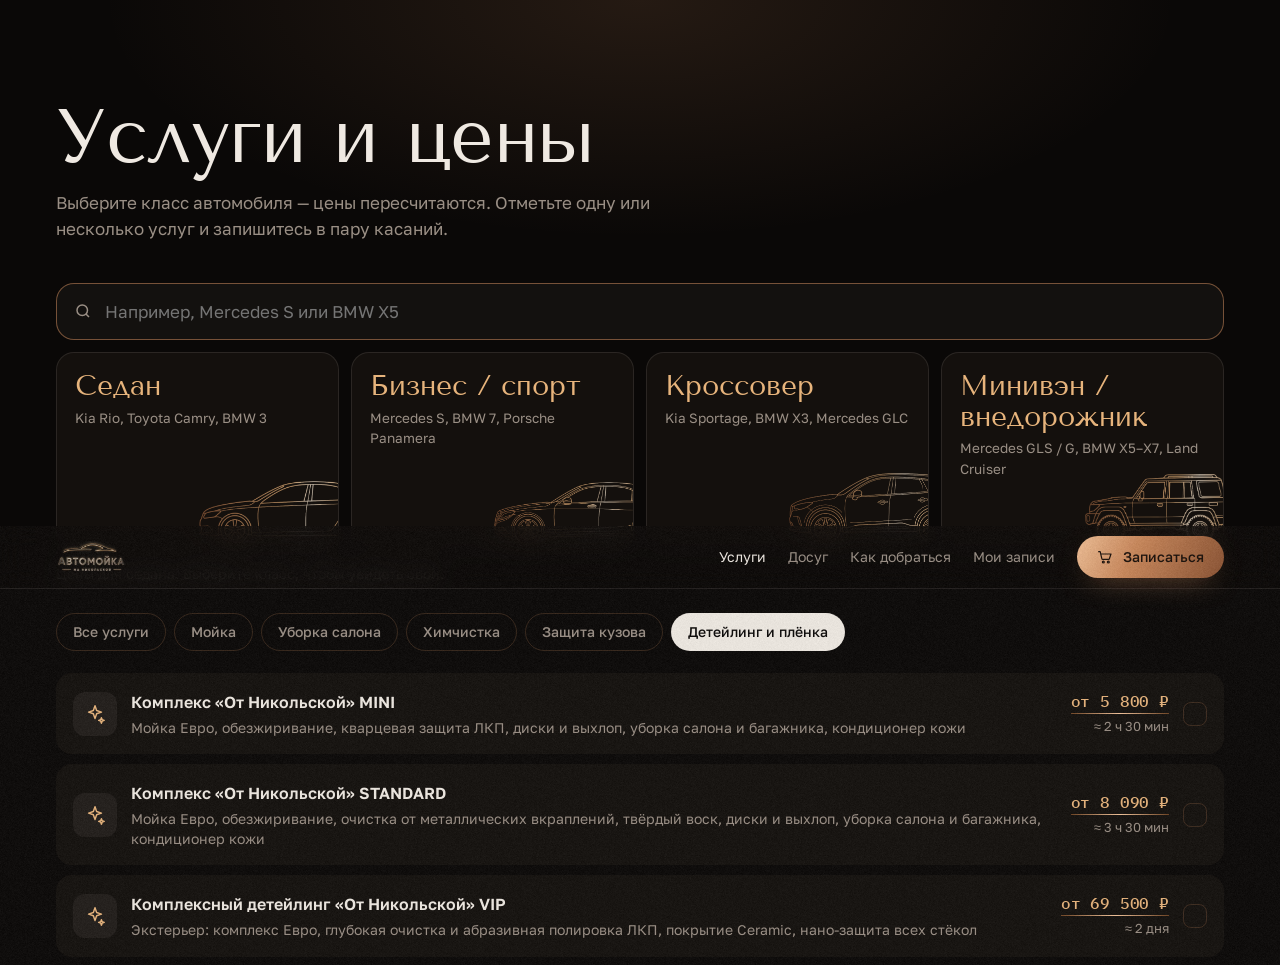
<file: detailing.html>
<!doctype html><meta charset="utf-8"><meta name="robots" content="noindex"><meta http-equiv="refresh" content="0;url=services.html#detailing"><link rel="canonical" href="services.html#detailing"><a href="services.html#detailing">Услуги</a>
</file>
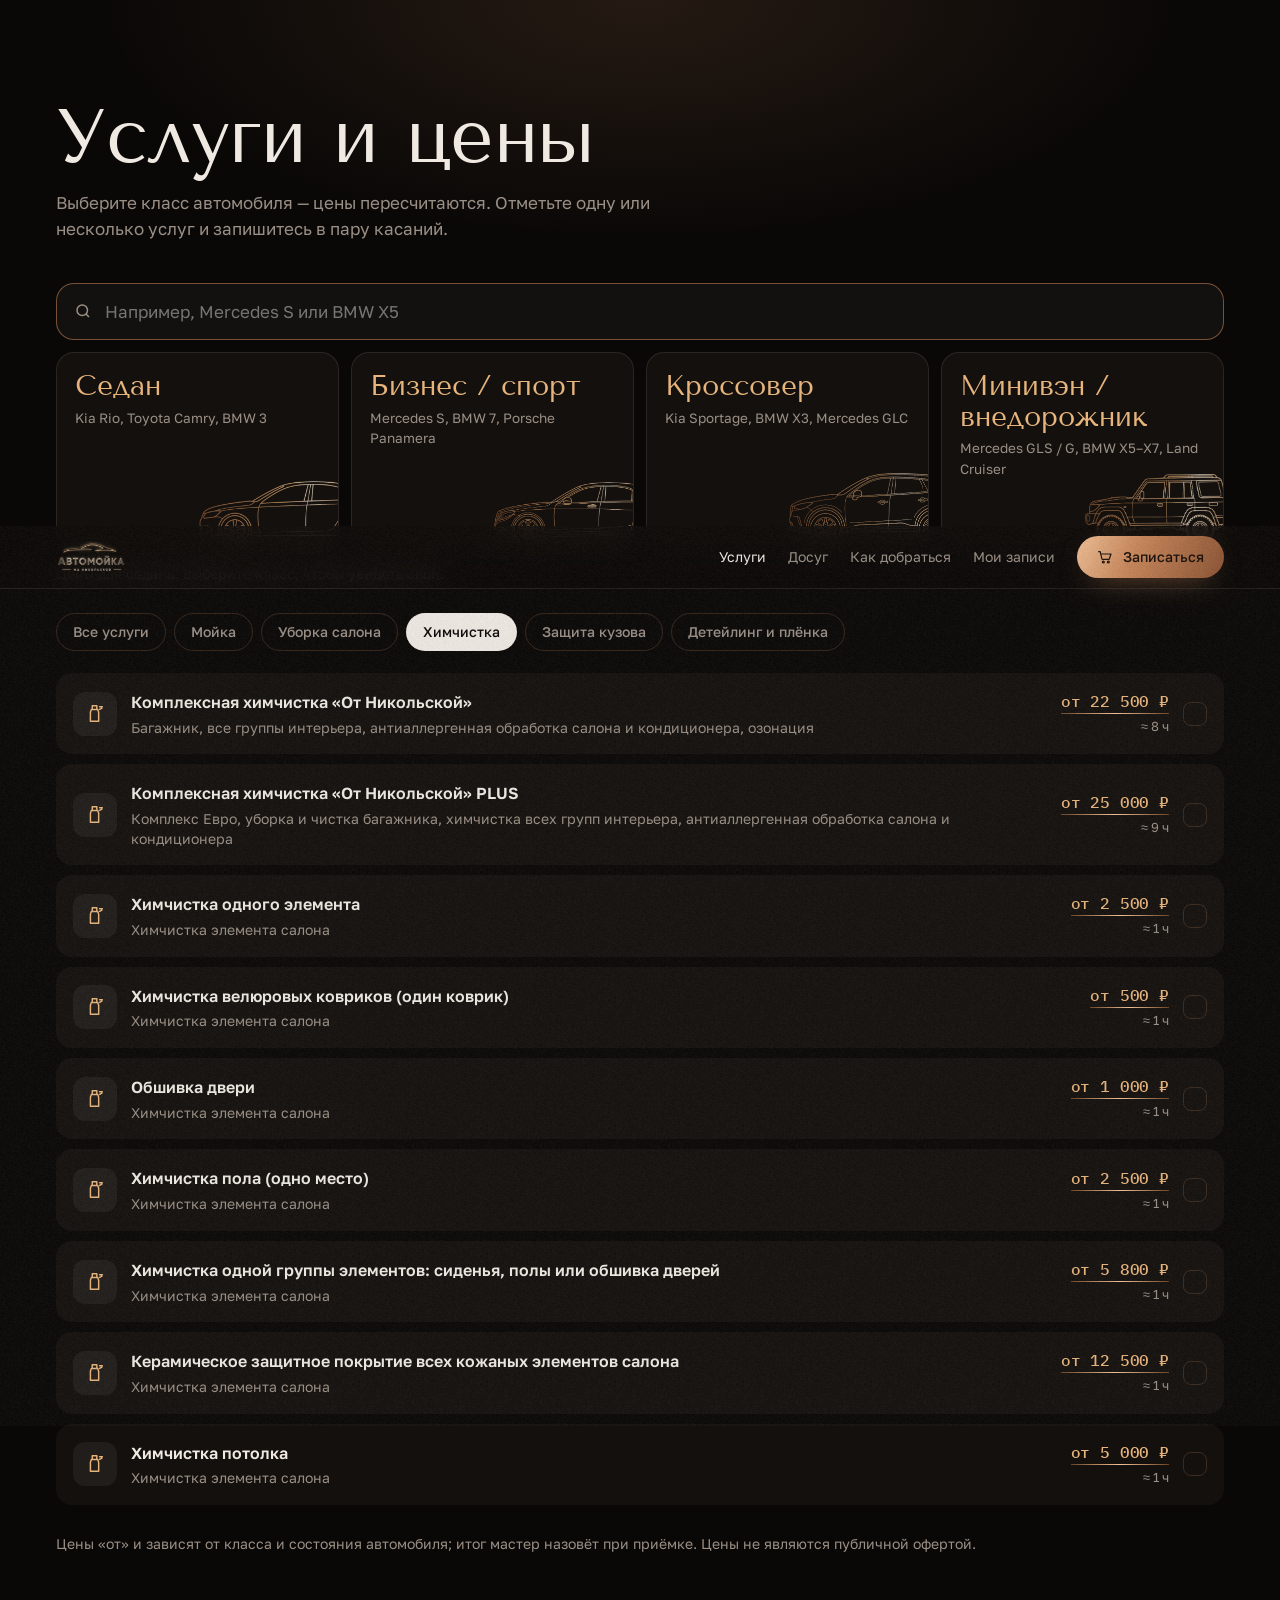
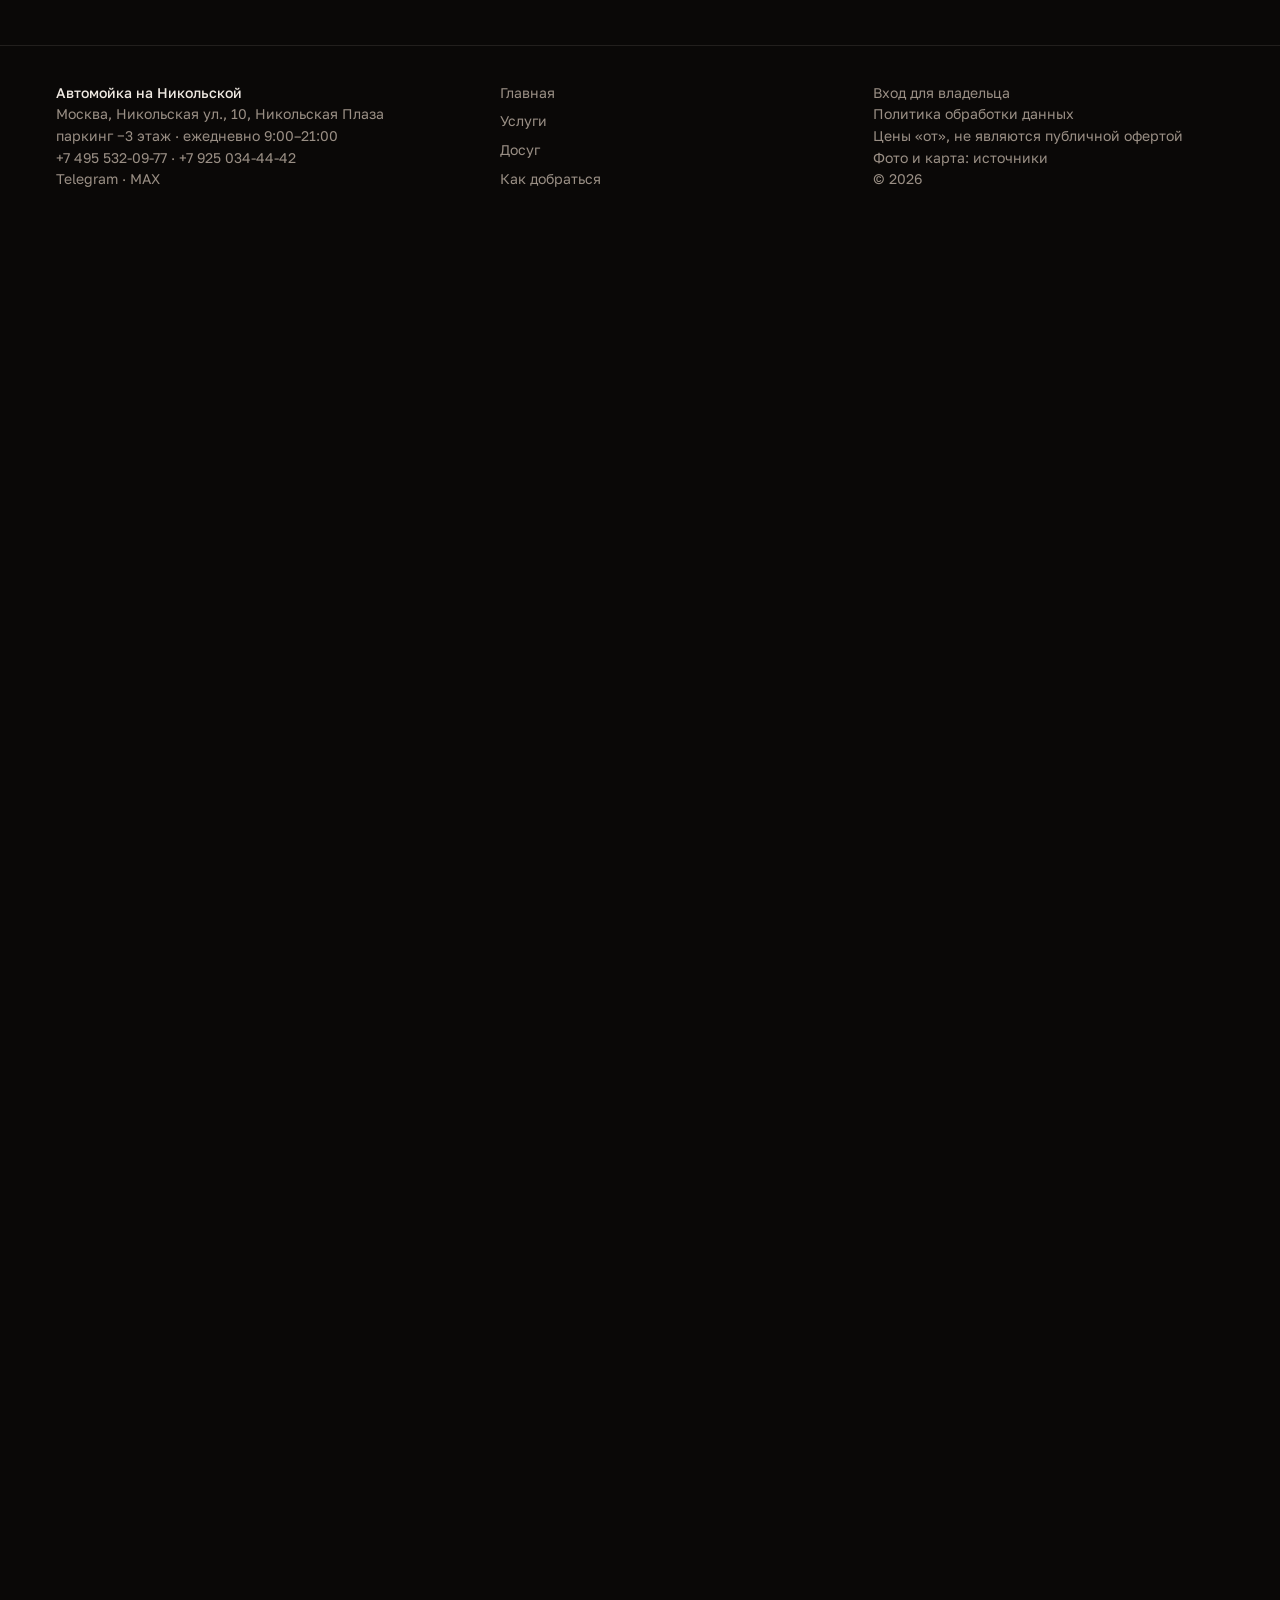
<file: dry.html>
<!doctype html><meta charset="utf-8"><meta name="robots" content="noindex"><meta http-equiv="refresh" content="0;url=services.html#dry"><link rel="canonical" href="services.html#dry"><a href="services.html#dry">Услуги</a>
</file>
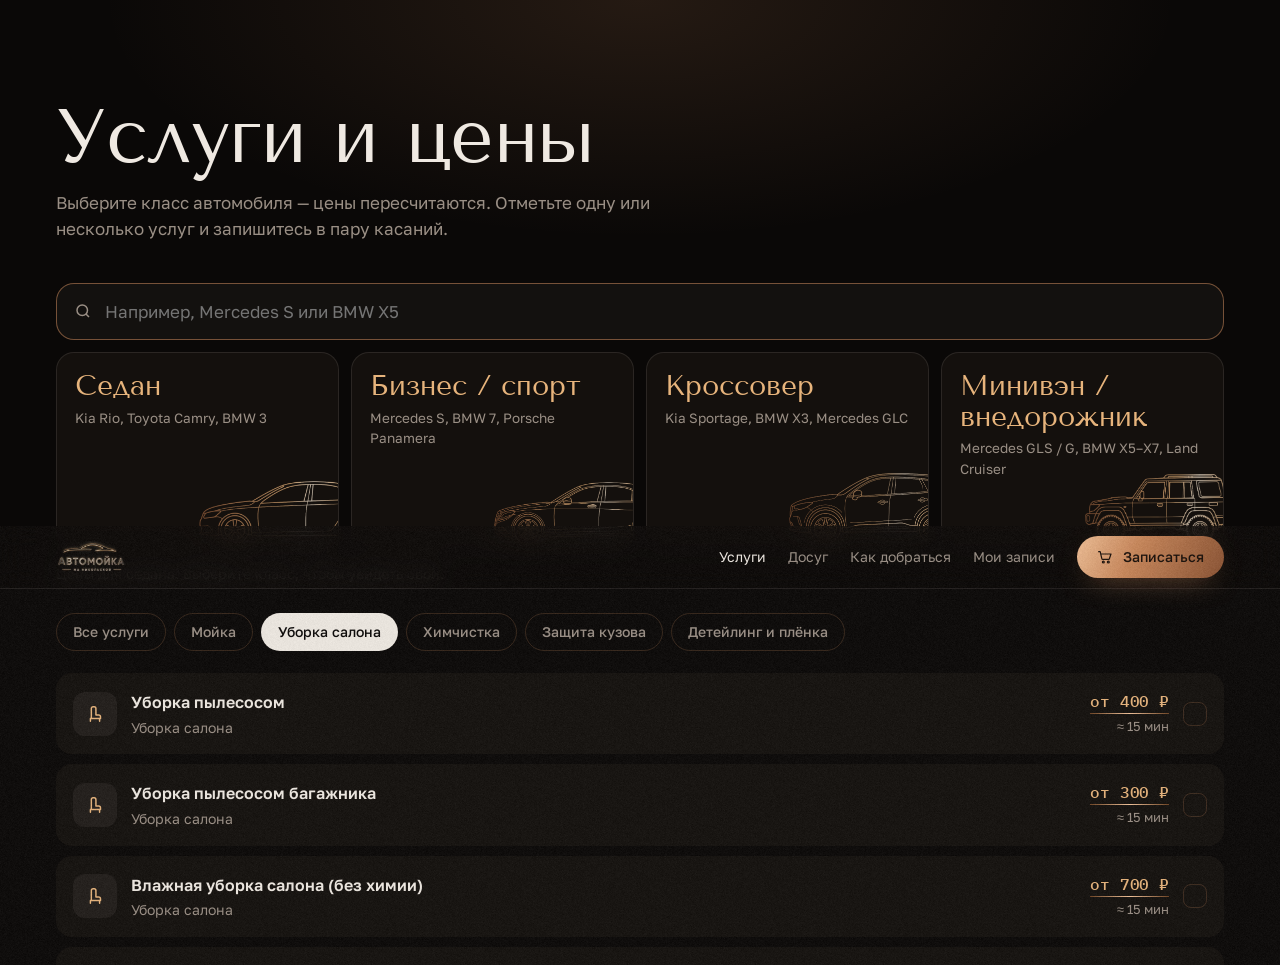
<file: interior.html>
<!doctype html><meta charset="utf-8"><meta name="robots" content="noindex"><meta http-equiv="refresh" content="0;url=services.html#interior"><link rel="canonical" href="services.html#interior"><a href="services.html#interior">Услуги</a>
</file>
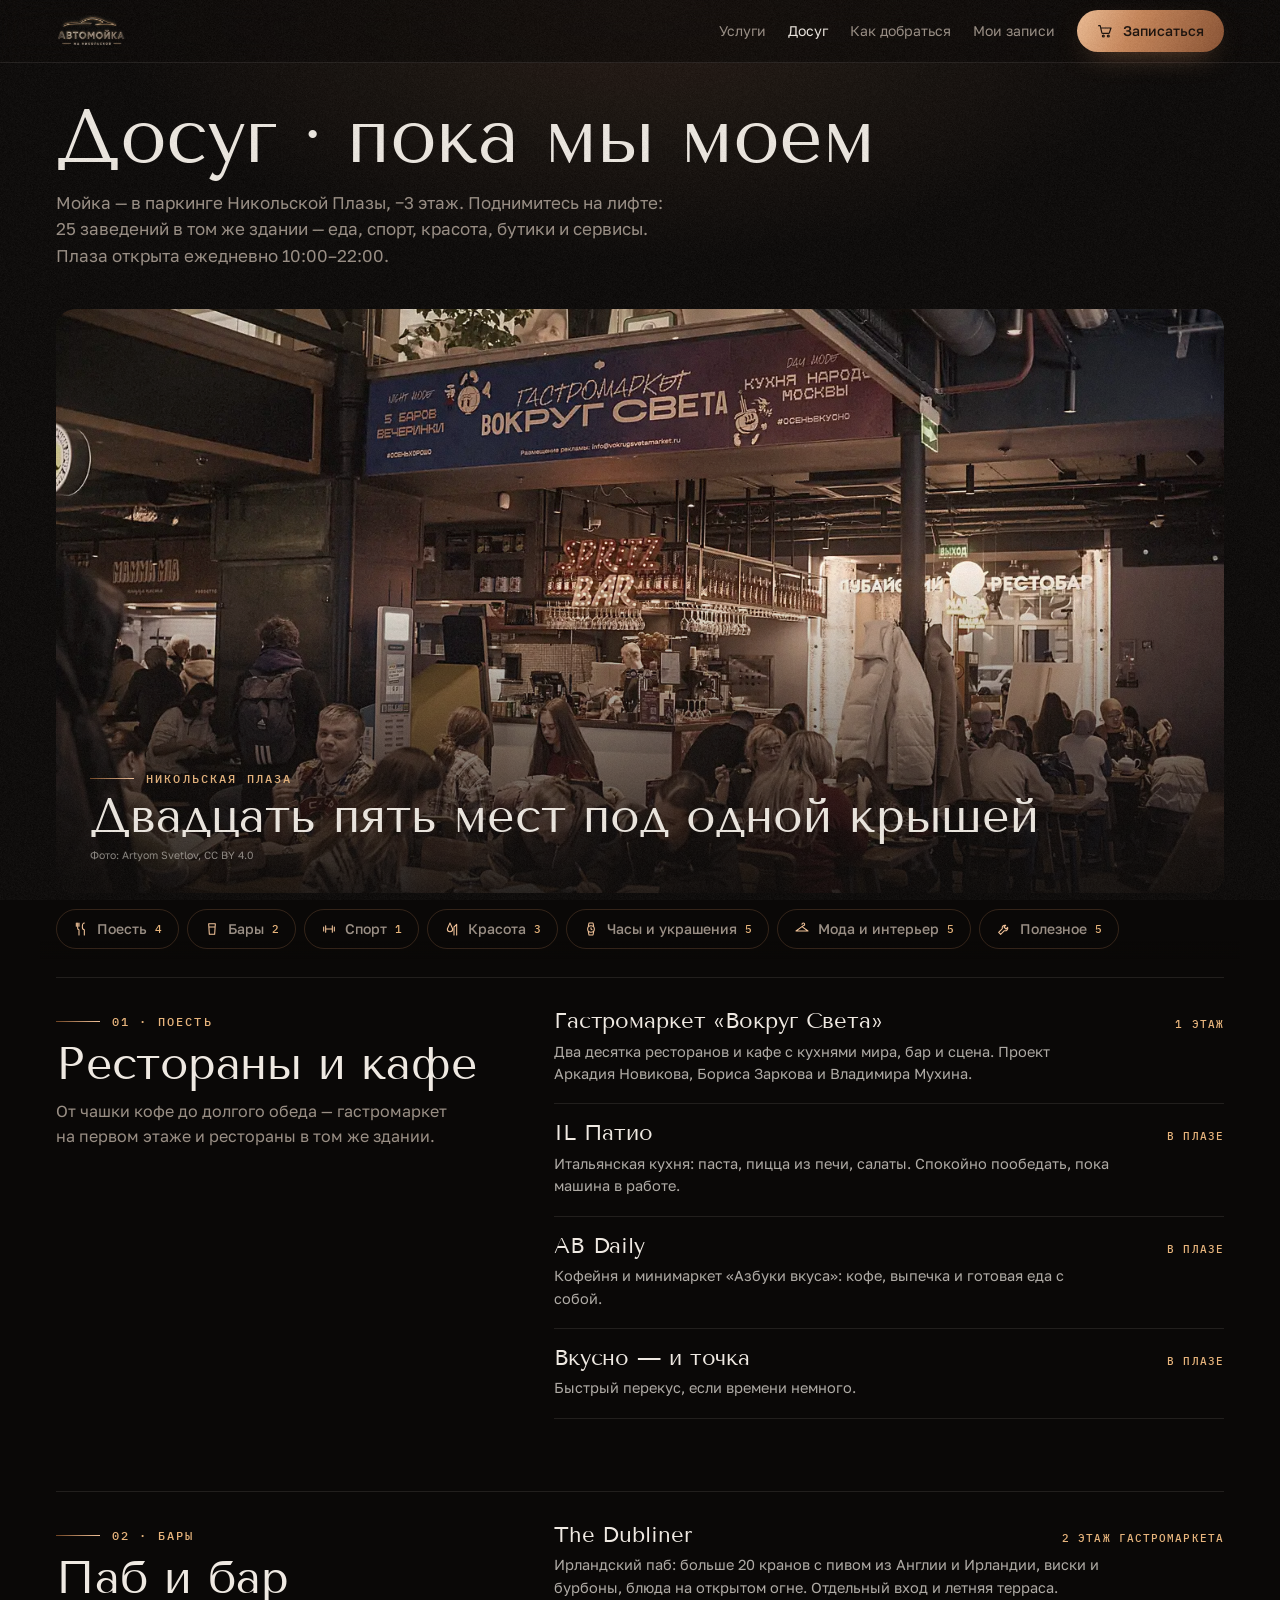
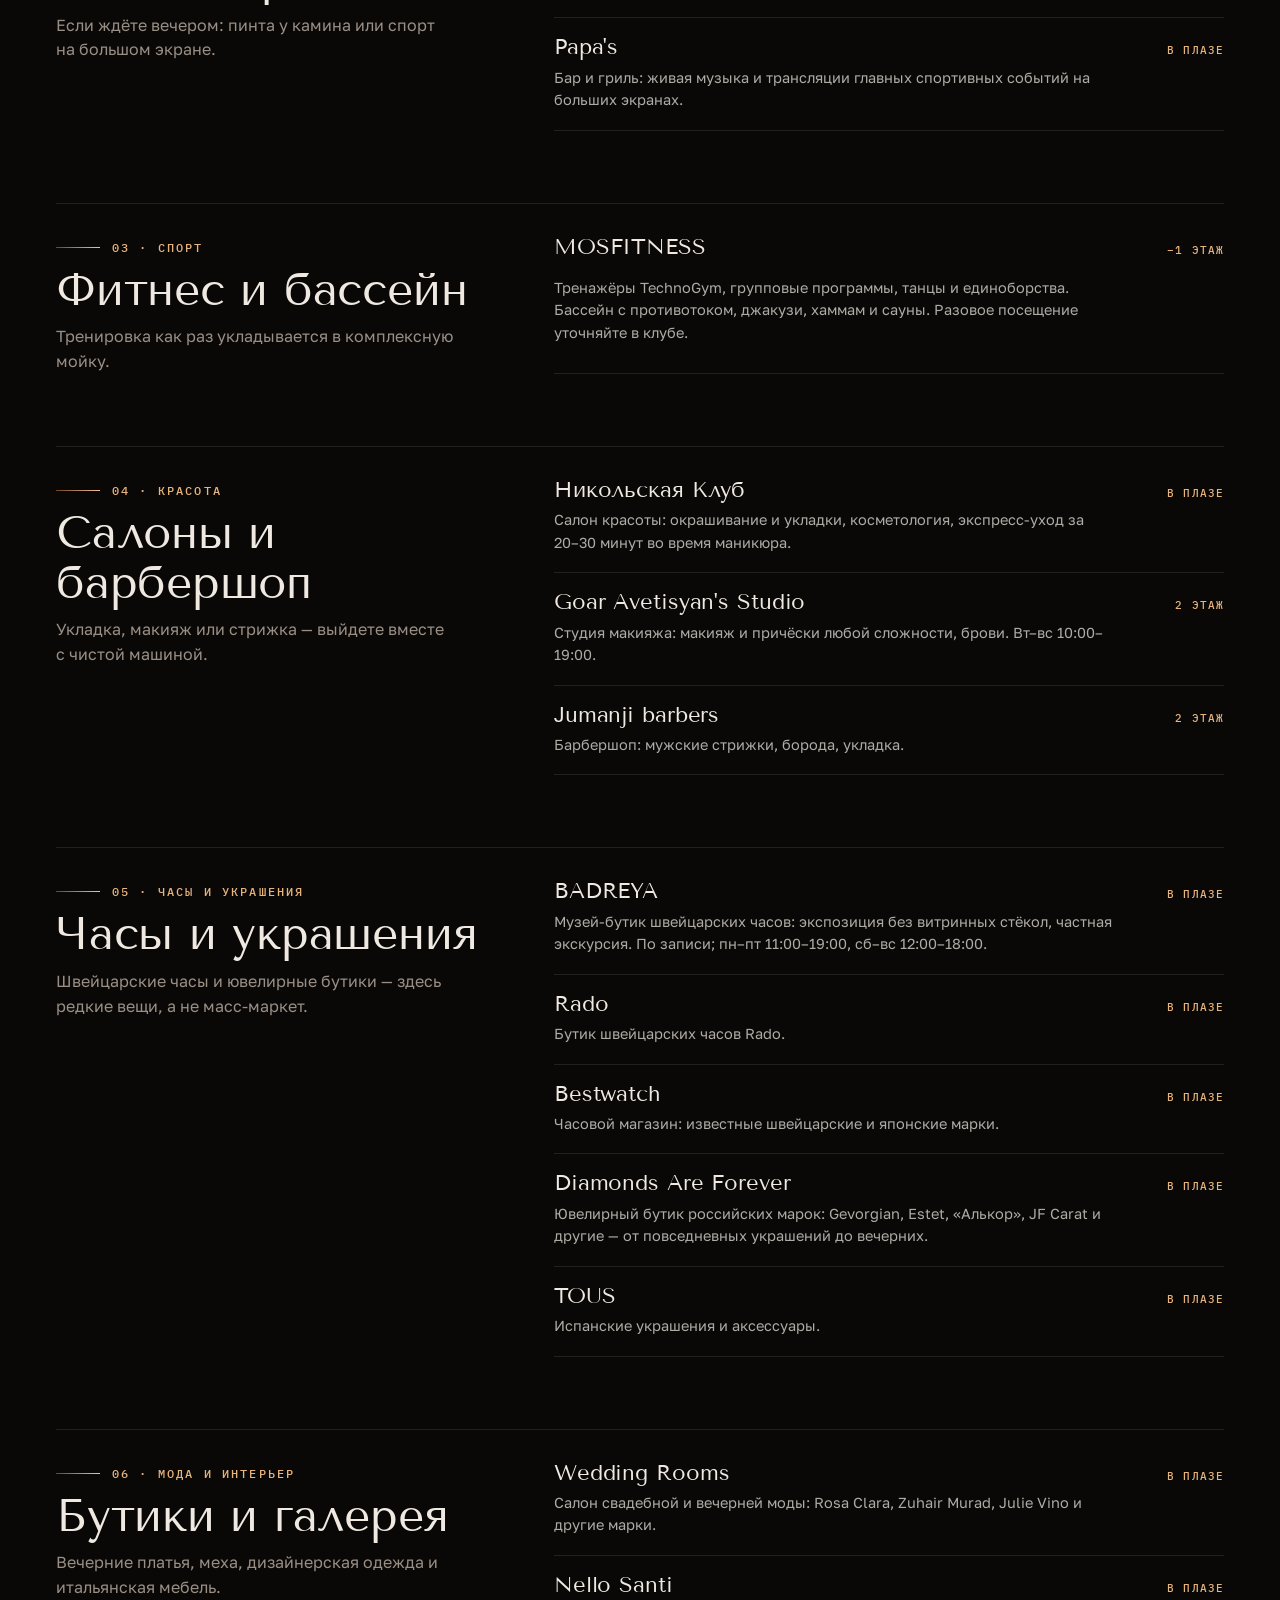
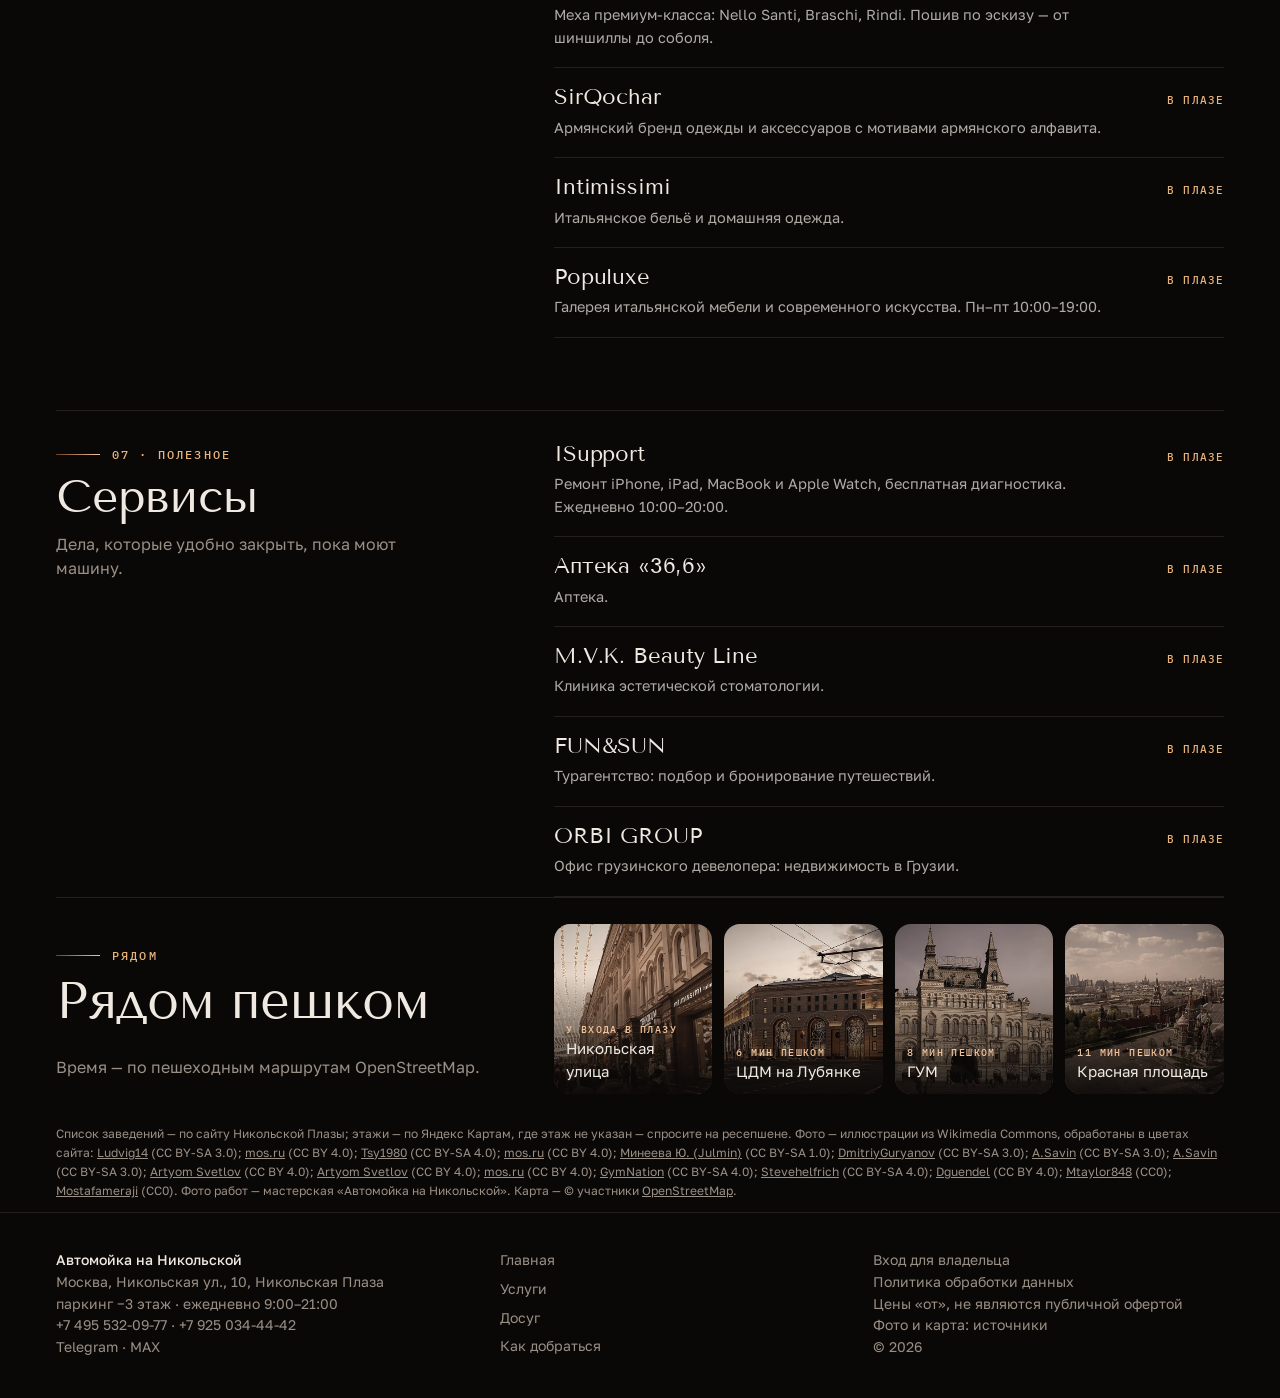
<file: park.html>
<!doctype html>
<html lang="ru">
<head>
<meta charset="utf-8">
<meta name="robots" content="noindex, nofollow">
<meta name="viewport" content="width=device-width, initial-scale=1, viewport-fit=cover">
<title>Досуг — пока мы моем — Автомойка на Никольской</title>
<meta name="description" content="Все заведения Никольской Плазы по категориям: рестораны, бары, фитнес, салоны красоты, часы и украшения, бутики и сервисы — пока моют машину.">
<meta name="theme-color" content="#0a0807">
<link rel="preload" href="fonts/GolosText.woff2" as="font" type="font/woff2" crossorigin>
<link rel="preload" href="fonts/TenorSans.woff2" as="font" type="font/woff2" crossorigin>
<link rel="stylesheet" href="site.css">
<link rel="icon" href="logo.webp">
</head>
<body>
<header class="top"><div class="wrap">
  <a href="index.html" aria-label="Автомойка на Никольской — главная"><img class="top__logo" src="logo.webp" alt="Автомойка на Никольской" width="70" height="32"></a>
  <nav aria-label="Разделы"><a href="services.html">Услуги</a><a href="park.html" aria-current="page">Досуг</a><a href="route.html#contacts">Как добраться</a></nav>
  <button class="top__mine" type="button" data-open="mine">Мои записи</button>
  <button class="btn btn--copper top__cta" type="button" data-open="book">Записаться</button>
  <button class="top__menu" type="button" data-menu aria-expanded="false" aria-controls="menu"><i aria-hidden="true"></i>Меню</button>
</div></header>
<div class="menu" id="menu" aria-hidden="true" role="dialog" aria-label="Меню"><div class="wrap" style="display:flex;flex-direction:column;flex:1">
  <div class="menu__bar"><img src="logo.webp" alt="" width="70" height="32"><button class="x" type="button" data-menu-close aria-label="Закрыть меню">✕</button></div>
  <ul class="menu__list"><li><a href="index.html">Главная<small>Мойка в Никольской Плазе</small></a></li><li><a href="services.html">Услуги<small>Цены и запись</small></a></li><li><a href="park.html" aria-current="page">Досуг<small>Пока мы моем</small></a></li><li><a href="route.html#contacts">Как добраться<small>и контакты</small></a></li></ul>
  <div class="menu__side"><span class="status" data-status>Ежедневно 9:00–21:00</span>
    <div class="menu__tel"><a href="tel:+74955320977">+7 495 532-09-77</a><a href="tel:+79250344442">+7 925 034-44-42</a><div class="menu__msg"><a class="tg" href="https://t.me/carwash_na_nikolskoy" target="_blank" rel="noopener" aria-label="Написать в Telegram"><svg viewBox="0 0 24 24" aria-hidden="true"><path d="M21 4L3 11l6 2 2 6 3-4 5 4z"/><path d="M9 13l12-9"/></svg>Telegram</a><a class="tg tg--max" href="https://max.ru/u/f9LHodD0cOINs-UC5buVmKOie0mJ_E7DeVARD7VfnlJNGXSIihLq_nCaT7s" target="_blank" rel="noopener" aria-label="Написать в MAX"><svg viewBox="0 0 24 24" aria-hidden="true"><path d="M12 3.5a8.5 8.5 0 0 0-7.4 12.7L3.5 20.5l4.4-1.1A8.5 8.5 0 1 0 12 3.5z"/><path d="M8.5 14.5v-5l3.5 3.5 3.5-3.5v5"/></svg>MAX</a></div></div>
    <div style="display:flex;gap:10px;flex-wrap:wrap"><button class="btn btn--copper" type="button" data-open="book">Записаться</button><button class="btn btn--ghost" type="button" data-open="mine">Мои записи</button></div><a class="menu__owner" href="admin.html">Вход для владельца</a></div>
</div></div>
<main id="main">
<section class="phead"><div class="wrap"><h1>Досуг · пока мы моем</h1><p>Мойка — в паркинге Никольской Плазы, −3 этаж. Поднимитесь на лифте: 25 заведений в том же здании — еда, спорт, красота, бутики и сервисы. Плаза открыта ежедневно 10:00–22:00.</p></div></section>
<div class="wrap">
  <figure class="vhero"><img src="places/vokrug-big.webp" alt="Гастромаркет «Вокруг Света» в Никольской Плазе" width="1440" height="810" fetchpriority="high"><figcaption><span class="num">Никольская Плаза</span><b>Двадцать пять мест под одной крышей</b><small>Фото: Artyom Svetlov, CC BY 4.0</small></figcaption></figure>
  <nav class="chips vnav" aria-label="Категории"><a class="chip" href="#eat"><svg viewBox="0 0 24 24" aria-hidden="true"><path d="M7 3v8a2 2 0 0 0 2 2v8M5 3v5M9 3v5M17 3c-2 0-3 3-3 6s1 4 3 4v8"/></svg>Поесть<small>4</small></a><a class="chip" href="#drink"><svg viewBox="0 0 24 24" aria-hidden="true"><path d="M7 4h10l-1 16H8zM7.5 9h9"/></svg>Бары<small>2</small></a><a class="chip" href="#fit"><svg viewBox="0 0 24 24" aria-hidden="true"><path d="M4 9v6M7 7v10M17 7v10M20 9v6M7 12h10"/></svg>Спорт<small>1</small></a><a class="chip" href="#beauty"><svg viewBox="0 0 24 24" aria-hidden="true"><path d="M9 3l-4 9a4 4 0 0 0 8 0zM15 21V9l4-4v16"/></svg>Красота<small>3</small></a><a class="chip" href="#jewel"><svg viewBox="0 0 24 24" aria-hidden="true"><circle cx="12" cy="12" r="5"/><path d="M9 3h6l1 4.5M9 3L8 7.5M9 21h6l1-4.5M9 21l-1-4.5M12 10v2l1.5 1"/></svg>Часы и украшения<small>5</small></a><a class="chip" href="#fashion"><svg viewBox="0 0 24 24" aria-hidden="true"><path d="M12 5a2 2 0 1 1 2 2l-2 1.5L3 15h18l-9-6.5"/></svg>Мода и интерьер<small>5</small></a><a class="chip" href="#service"><svg viewBox="0 0 24 24" aria-hidden="true"><path d="M14.5 6.5a4 4 0 0 0-5 5L4 17l3 3 5.5-5.5a4 4 0 0 0 5-5L15 12l-3-3z"/></svg>Полезное<small>5</small></a></nav>
  <div class="vcats"><section class="vcat" id="eat"><div class="vcat__head"><span class="num">01 · Поесть</span><h2>Рестораны и кафе</h2><p>От чашки кофе до долгого обеда — гастромаркет на первом этаже и рестораны в том же здании.</p></div>
  <ul class="venues"><li class="venue"><div class="venue__top"><h3>Гастромаркет «Вокруг Света»</h3><span class="venue__where">1 этаж</span></div><p>Два десятка ресторанов и кафе с кухнями мира, бар и сцена. Проект Аркадия Новикова, Бориса Заркова и Владимира Мухина.</p></li><li class="venue"><div class="venue__top"><h3>IL Патио</h3><span class="venue__where">в Плазе</span></div><p>Итальянская кухня: паста, пицца из печи, салаты. Спокойно пообедать, пока машина в работе.</p></li><li class="venue"><div class="venue__top"><h3>AB Daily</h3><span class="venue__where">в Плазе</span></div><p>Кофейня и минимаркет «Азбуки вкуса»: кофе, выпечка и готовая еда с собой.</p></li><li class="venue"><div class="venue__top"><h3>Вкусно — и точка</h3><span class="venue__where">в Плазе</span></div><p>Быстрый перекус, если времени немного.</p></li></ul></section><section class="vcat" id="drink"><div class="vcat__head"><span class="num">02 · Бары</span><h2>Паб и бар</h2><p>Если ждёте вечером: пинта у камина или спорт на большом экране.</p></div>
  <ul class="venues"><li class="venue"><div class="venue__top"><h3>The Dubliner</h3><span class="venue__where">2 этаж гастромаркета</span></div><p>Ирландский паб: больше 20 кранов с пивом из Англии и Ирландии, виски и бурбоны, блюда на открытом огне. Отдельный вход и летняя терраса.</p></li><li class="venue"><div class="venue__top"><h3>Papa&#x27;s</h3><span class="venue__where">в Плазе</span></div><p>Бар и гриль: живая музыка и трансляции главных спортивных событий на больших экранах.</p></li></ul></section><section class="vcat" id="fit"><div class="vcat__head"><span class="num">03 · Спорт</span><h2>Фитнес и бассейн</h2><p>Тренировка как раз укладывается в комплексную мойку.</p></div>
  <ul class="venues"><li class="venue"><div class="venue__top"><h3>MOSFITNESS</h3><span class="venue__where">−1 этаж</span></div><p>Тренажёры TechnoGym, групповые программы, танцы и единоборства. Бассейн с противотоком, джакузи, хаммам и сауны. Разовое посещение уточняйте в клубе.</p></li></ul></section><section class="vcat" id="beauty"><div class="vcat__head"><span class="num">04 · Красота</span><h2>Салоны и барбершоп</h2><p>Укладка, макияж или стрижка — выйдете вместе с чистой машиной.</p></div>
  <ul class="venues"><li class="venue"><div class="venue__top"><h3>Никольская Клуб</h3><span class="venue__where">в Плазе</span></div><p>Салон красоты: окрашивание и укладки, косметология, экспресс-уход за 20–30 минут во время маникюра.</p></li><li class="venue"><div class="venue__top"><h3>Goar Avetisyan&#x27;s Studio</h3><span class="venue__where">2 этаж</span></div><p>Студия макияжа: макияж и причёски любой сложности, брови. Вт–вс 10:00–19:00.</p></li><li class="venue"><div class="venue__top"><h3>Jumanji barbers</h3><span class="venue__where">2 этаж</span></div><p>Барбершоп: мужские стрижки, борода, укладка.</p></li></ul></section><section class="vcat" id="jewel"><div class="vcat__head"><span class="num">05 · Часы и украшения</span><h2>Часы и украшения</h2><p>Швейцарские часы и ювелирные бутики — здесь редкие вещи, а не масс-маркет.</p></div>
  <ul class="venues"><li class="venue"><div class="venue__top"><h3>BADREYA</h3><span class="venue__where">в Плазе</span></div><p>Музей-бутик швейцарских часов: экспозиция без витринных стёкол, частная экскурсия. По записи; пн–пт 11:00–19:00, сб–вс 12:00–18:00.</p></li><li class="venue"><div class="venue__top"><h3>Rado</h3><span class="venue__where">в Плазе</span></div><p>Бутик швейцарских часов Rado.</p></li><li class="venue"><div class="venue__top"><h3>Bestwatch</h3><span class="venue__where">в Плазе</span></div><p>Часовой магазин: известные швейцарские и японские марки.</p></li><li class="venue"><div class="venue__top"><h3>Diamonds Are Forever</h3><span class="venue__where">в Плазе</span></div><p>Ювелирный бутик российских марок: Gevorgian, Estet, «Алькор», JF Carat и другие — от повседневных украшений до вечерних.</p></li><li class="venue"><div class="venue__top"><h3>TOUS</h3><span class="venue__where">в Плазе</span></div><p>Испанские украшения и аксессуары.</p></li></ul></section><section class="vcat" id="fashion"><div class="vcat__head"><span class="num">06 · Мода и интерьер</span><h2>Бутики и галерея</h2><p>Вечерние платья, меха, дизайнерская одежда и итальянская мебель.</p></div>
  <ul class="venues"><li class="venue"><div class="venue__top"><h3>Wedding Rooms</h3><span class="venue__where">в Плазе</span></div><p>Салон свадебной и вечерней моды: Rosa Clara, Zuhair Murad, Julie Vino и другие марки.</p></li><li class="venue"><div class="venue__top"><h3>Nello Santi</h3><span class="venue__where">в Плазе</span></div><p>Меха премиум-класса: Nello Santi, Braschi, Rindi. Пошив по эскизу — от шиншиллы до соболя.</p></li><li class="venue"><div class="venue__top"><h3>SirQochar</h3><span class="venue__where">в Плазе</span></div><p>Армянский бренд одежды и аксессуаров с мотивами армянского алфавита.</p></li><li class="venue"><div class="venue__top"><h3>Intimissimi</h3><span class="venue__where">в Плазе</span></div><p>Итальянское бельё и домашняя одежда.</p></li><li class="venue"><div class="venue__top"><h3>Populuxe</h3><span class="venue__where">в Плазе</span></div><p>Галерея итальянской мебели и современного искусства. Пн–пт 10:00–19:00.</p></li></ul></section><section class="vcat" id="service"><div class="vcat__head"><span class="num">07 · Полезное</span><h2>Сервисы</h2><p>Дела, которые удобно закрыть, пока моют машину.</p></div>
  <ul class="venues"><li class="venue"><div class="venue__top"><h3>ISupport</h3><span class="venue__where">в Плазе</span></div><p>Ремонт iPhone, iPad, MacBook и Apple Watch, бесплатная диагностика. Ежедневно 10:00–20:00.</p></li><li class="venue"><div class="venue__top"><h3>Аптека «36,6»</h3><span class="venue__where">в Плазе</span></div><p>Аптека.</p></li><li class="venue"><div class="venue__top"><h3>M.V.K. Beauty Line</h3><span class="venue__where">в Плазе</span></div><p>Клиника эстетической стоматологии.</p></li><li class="venue"><div class="venue__top"><h3>FUN&amp;SUN</h3><span class="venue__where">в Плазе</span></div><p>Турагентство: подбор и бронирование путешествий.</p></li><li class="venue"><div class="venue__top"><h3>ORBI GROUP</h3><span class="venue__where">в Плазе</span></div><p>Офис грузинского девелопера: недвижимость в Грузии.</p></li></ul></section></div>
  <section class="vcat"><div class="sec__head" style="margin:0 0 14px"><div><span class="num">Рядом</span><h2>Рядом пешком</h2></div><p>Время — по пешеходным маршрутам OpenStreetMap.</p></div>
  <div class="near"><div class="tile"><img src="places/nikst.webp" alt="" loading="lazy" width="400" height="300"><span><small>у входа в Плазу</small>Никольская улица</span></div><div class="tile"><img src="places/cdm.webp" alt="" loading="lazy" width="400" height="300"><span><small>6 мин пешком</small>ЦДМ на Лубянке</span></div><div class="tile"><img src="places/gum.webp" alt="" loading="lazy" width="400" height="300"><span><small>8 мин пешком</small>ГУМ</span></div><div class="tile"><img src="places/red.webp" alt="" loading="lazy" width="400" height="300"><span><small>11 мин пешком</small>Красная площадь</span></div></div></section>
  <p class="credits" id="credits" style="margin-top:30px">Список заведений — по сайту Никольской Плазы; этажи — по Яндекс Картам, где этаж не указан — спросите на ресепшене. Фото — иллюстрации из Wikimedia Commons, обработаны в цветах сайта: <a href="https://commons.wikimedia.org/wiki/File:Moscow_Gum_c13.jpg" target="_blank" rel="noopener">Ludvig14</a> (CC BY-SA 3.0); <a href="https://commons.wikimedia.org/wiki/File:Kremlin_and_Red_Square.1.jpg" target="_blank" rel="noopener">mos.ru</a> (CC BY 4.0); <a href="https://commons.wikimedia.org/wiki/File:Saint_Basil%27s_Cathedral_in_Moscow.jpg" target="_blank" rel="noopener">Tsy1980</a> (CC BY-SA 4.0); <a href="https://commons.wikimedia.org/wiki/File:Zaryadye25.jpg" target="_blank" rel="noopener">mos.ru</a> (CC BY 4.0); <a href="https://commons.wikimedia.org/wiki/File:Alexander_Garden_Gates.JPG" target="_blank" rel="noopener">Минеева Ю. (Julmin)</a> (CC BY-SA 1.0); <a href="https://commons.wikimedia.org/wiki/File:Moscow-Bolshoi-Theare-1.jpg" target="_blank" rel="noopener">DmitriyGuryanov</a> (CC BY-SA 3.0); <a href="https://commons.wikimedia.org/wiki/File:Lubyanka_CDM_exterior_after_renewal_2015.jpg" target="_blank" rel="noopener">A.Savin</a> (CC BY-SA 3.0); <a href="https://commons.wikimedia.org/wiki/File:Moscow_09-13_img11_Tretyakovsky_Passage.jpg" target="_blank" rel="noopener">A.Savin</a> (CC BY-SA 3.0); <a href="https://commons.wikimedia.org/wiki/File:Moscow_Nikolskaya_Street_10_2024-12_1733585537.webp" target="_blank" rel="noopener">Artyom Svetlov</a> (CC BY 4.0); <a href="https://commons.wikimedia.org/wiki/File:Moscow_Nikolskaya_Street_10_2024-12_1733585160.tif" target="_blank" rel="noopener">Artyom Svetlov</a> (CC BY 4.0); <a href="https://commons.wikimedia.org/wiki/File:Nikolskaya_Street_reconstruction_(2013-06-27).jpg" target="_blank" rel="noopener">mos.ru</a> (CC BY 4.0); <a href="https://commons.wikimedia.org/wiki/File:GymNation_gym_interior_2024.jpg" target="_blank" rel="noopener">GymNation</a> (CC BY-SA 4.0); <a href="https://commons.wikimedia.org/wiki/File:Bartique_-_Interior_shot_of_boutique_sales_floor_and_bar.jpg" target="_blank" rel="noopener">Stevehelfrich</a> (CC BY-SA 4.0); <a href="https://commons.wikimedia.org/wiki/File:Helsingborg,_open-air_museum_Fredriksdal,_hairdressing_salon.JPG" target="_blank" rel="noopener">Dguendel</a> (CC BY 4.0); <a href="https://commons.wikimedia.org/wiki/File:Bar_counter,_Royal_Oak,_Wetherby_(31st_May_2024).jpg" target="_blank" rel="noopener">Mtaylor848</a> (CC0); <a href="https://commons.wikimedia.org/wiki/File:Beauty_salons_05.jpg" target="_blank" rel="noopener">Mostafameraji</a> (CC0). Фото работ — мастерская «Автомойка на Никольской». Карта — © участники <a href="https://www.openstreetmap.org/copyright" target="_blank" rel="noopener">OpenStreetMap</a>.</p>
</div>
</main>
<footer class="foot"><div class="wrap">
  <div><b>Автомойка на Никольской</b><br>Москва, Никольская ул., 10, Никольская Плаза<br>паркинг −3 этаж · ежедневно 9:00–21:00<br><a href="tel:+74955320977">+7 495 532-09-77</a> · <a href="tel:+79250344442">+7 925 034-44-42</a><br><a href="https://t.me/carwash_na_nikolskoy" target="_blank" rel="noopener">Telegram</a> · <a href="https://max.ru/u/f9LHodD0cOINs-UC5buVmKOie0mJ_E7DeVARD7VfnlJNGXSIihLq_nCaT7s" target="_blank" rel="noopener">MAX</a></div>
  <nav><a href="index.html">Главная</a><a href="services.html">Услуги</a><a href="park.html">Досуг</a><a href="route.html#contacts">Как добраться</a></nav>
  <div><a href="admin.html">Вход для владельца</a><br><a href="route.html#privacy">Политика обработки данных</a><br>Цены «от», не являются публичной офертой<br><a href="park.html#credits">Фото и карта: источники</a><br>© 2026</div>
</div></footer>
<nav class="tabbar" aria-label="Быстрые разделы"><a class="tab" href="index.html"><svg viewBox="0 0 24 24" aria-hidden="true"><path d="M3 11l9-7 9 7v9a1 1 0 0 1-1 1h-5v-6H9v6H4a1 1 0 0 1-1-1z"/></svg><span>Главная</span></a><a class="tab" href="services.html"><svg viewBox="0 0 24 24" aria-hidden="true"><rect x="3" y="3" width="7" height="7" rx="2"/><rect x="14" y="3" width="7" height="7" rx="2"/><rect x="3" y="14" width="7" height="7" rx="2"/><rect x="14" y="14" width="7" height="7" rx="2"/></svg><span>Услуги</span></a><button class="tab tab--book" type="button" data-open="book"><span class="pill"><svg viewBox="0 0 24 24" aria-hidden="true"><path d="M2.5 4h2.3l2.4 10.3a1.6 1.6 0 0 0 1.6 1.2h8.4a1.6 1.6 0 0 0 1.5-1.2L21 7.5H6"/><circle cx="9.5" cy="19.5" r="1.4"/><circle cx="17" cy="19.5" r="1.4"/></svg></span><em>Запись</em><span class="badge" data-cartcount hidden>0</span></button><a class="tab" href="park.html" aria-current="page"><svg viewBox="0 0 24 24" aria-hidden="true"><path d="M5 11h12v3a5 5 0 0 1-5 5h-2a5 5 0 0 1-5-5zM17 12h1.5a2.5 2.5 0 0 1 0 5H16M8 3c0 2 2 2 2 4M12 3c0 2 2 2 2 4"/></svg><span>Досуг</span></a><a class="tab" href="route.html#contacts"><svg viewBox="0 0 24 24" aria-hidden="true"><path d="M12 21s7-6.2 7-12a7 7 0 1 0-14 0c0 5.8 7 12 7 12z"/><circle cx="12" cy="9" r="2.5"/></svg><span>Контакты</span></a></nav>
<div class="sheet" id="sheet" aria-hidden="true"><div class="sheet__bg" data-close></div>
  <div class="sheet__panel" role="dialog" aria-modal="true" aria-labelledby="sheetTitle">
    <div><div class="sheet__head"><button class="sheet__back" type="button" aria-label="Назад" hidden>←</button><h2 id="sheetTitle">Запись</h2><button class="x" type="button" data-close aria-label="Закрыть">✕</button></div><div class="steps" id="steps"></div></div>
    <div class="sheet__body" id="sheetBody"></div><div class="sheet__foot" id="sheetFoot"></div>
  </div></div>
<script src="data.js"></script><script src="venues.js"></script><script src="app.js"></script>
</body>
</html>
</file>
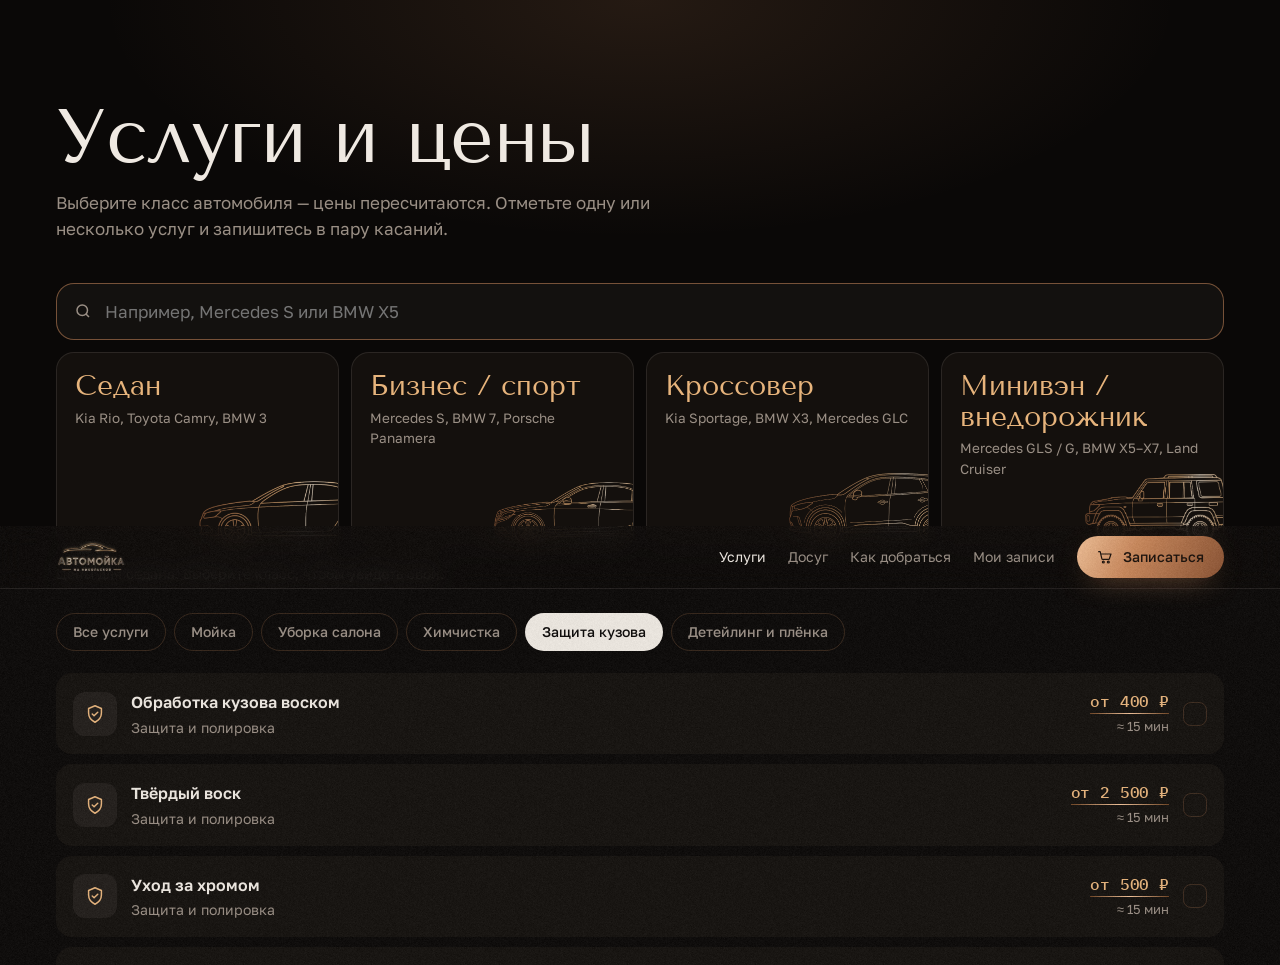
<file: protect.html>
<!doctype html><meta charset="utf-8"><meta name="robots" content="noindex"><meta http-equiv="refresh" content="0;url=services.html#protect"><link rel="canonical" href="services.html#protect"><a href="services.html#protect">Услуги</a>
</file>
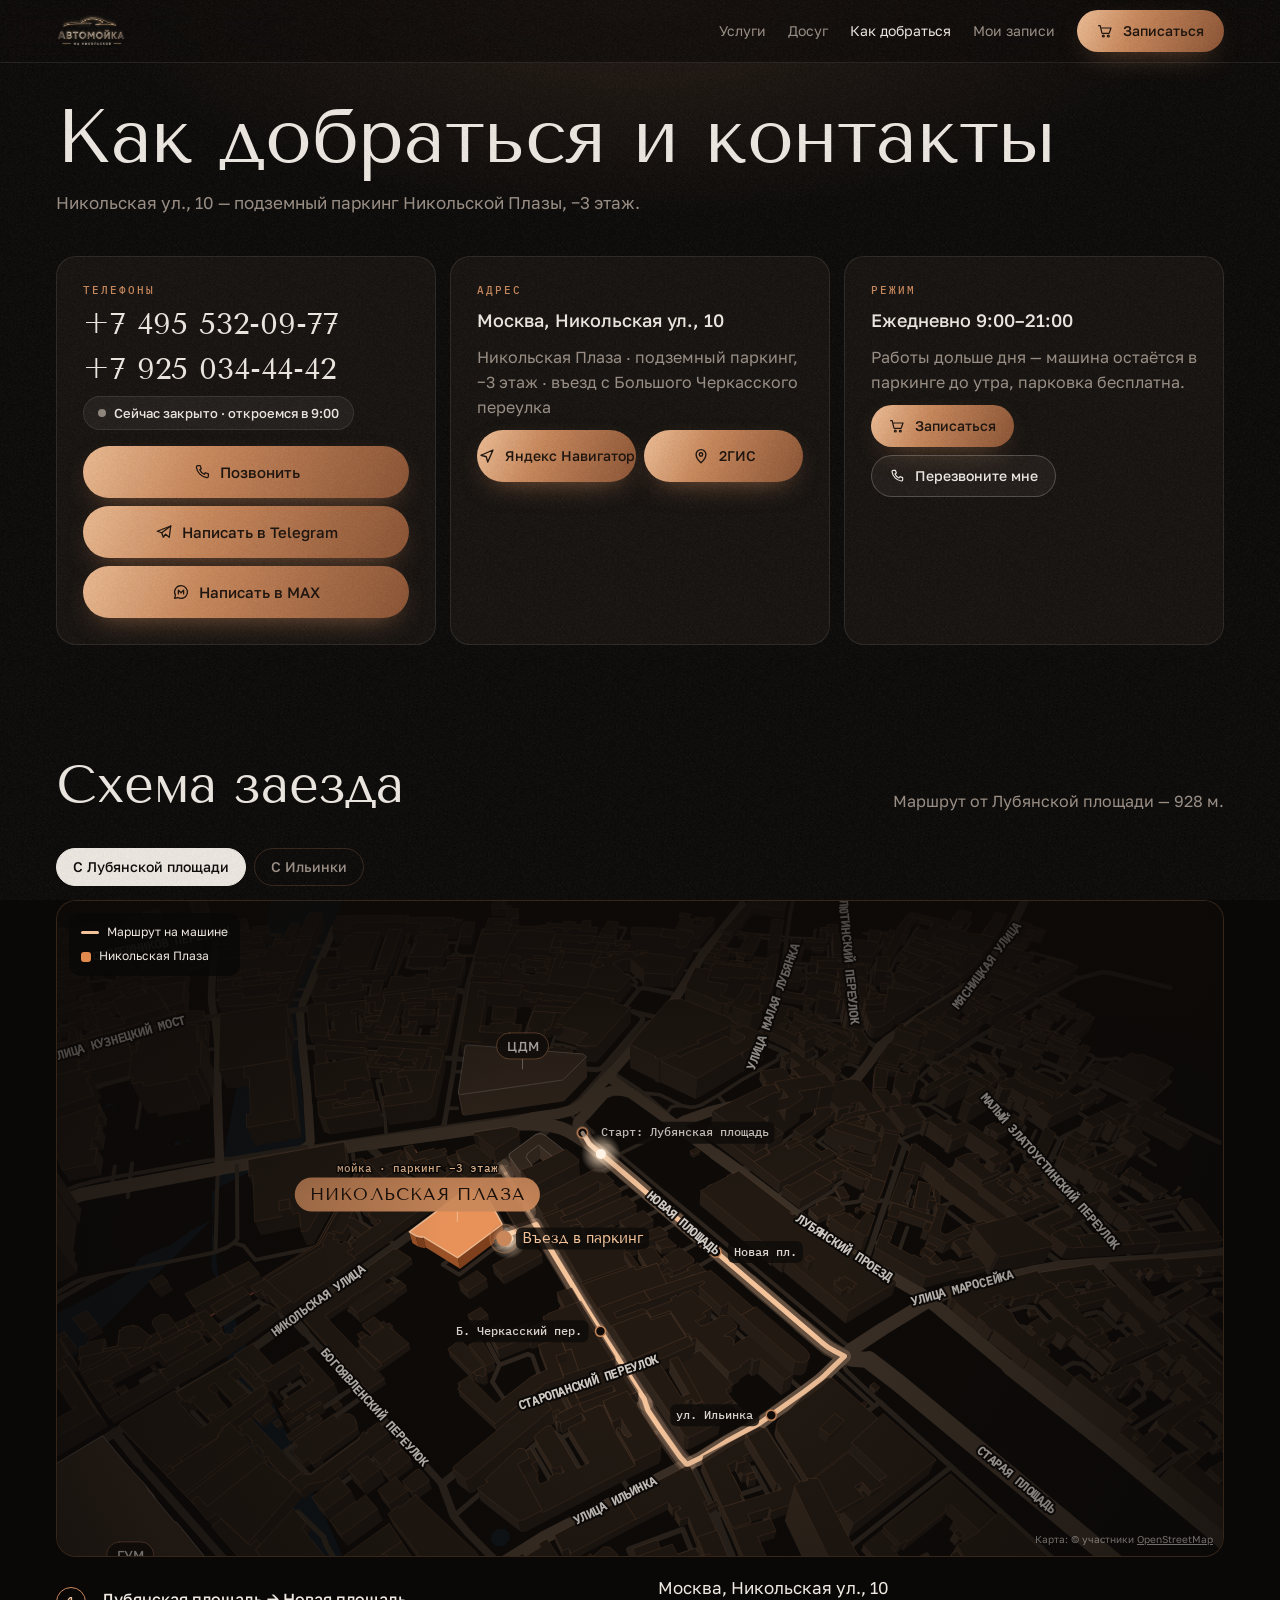
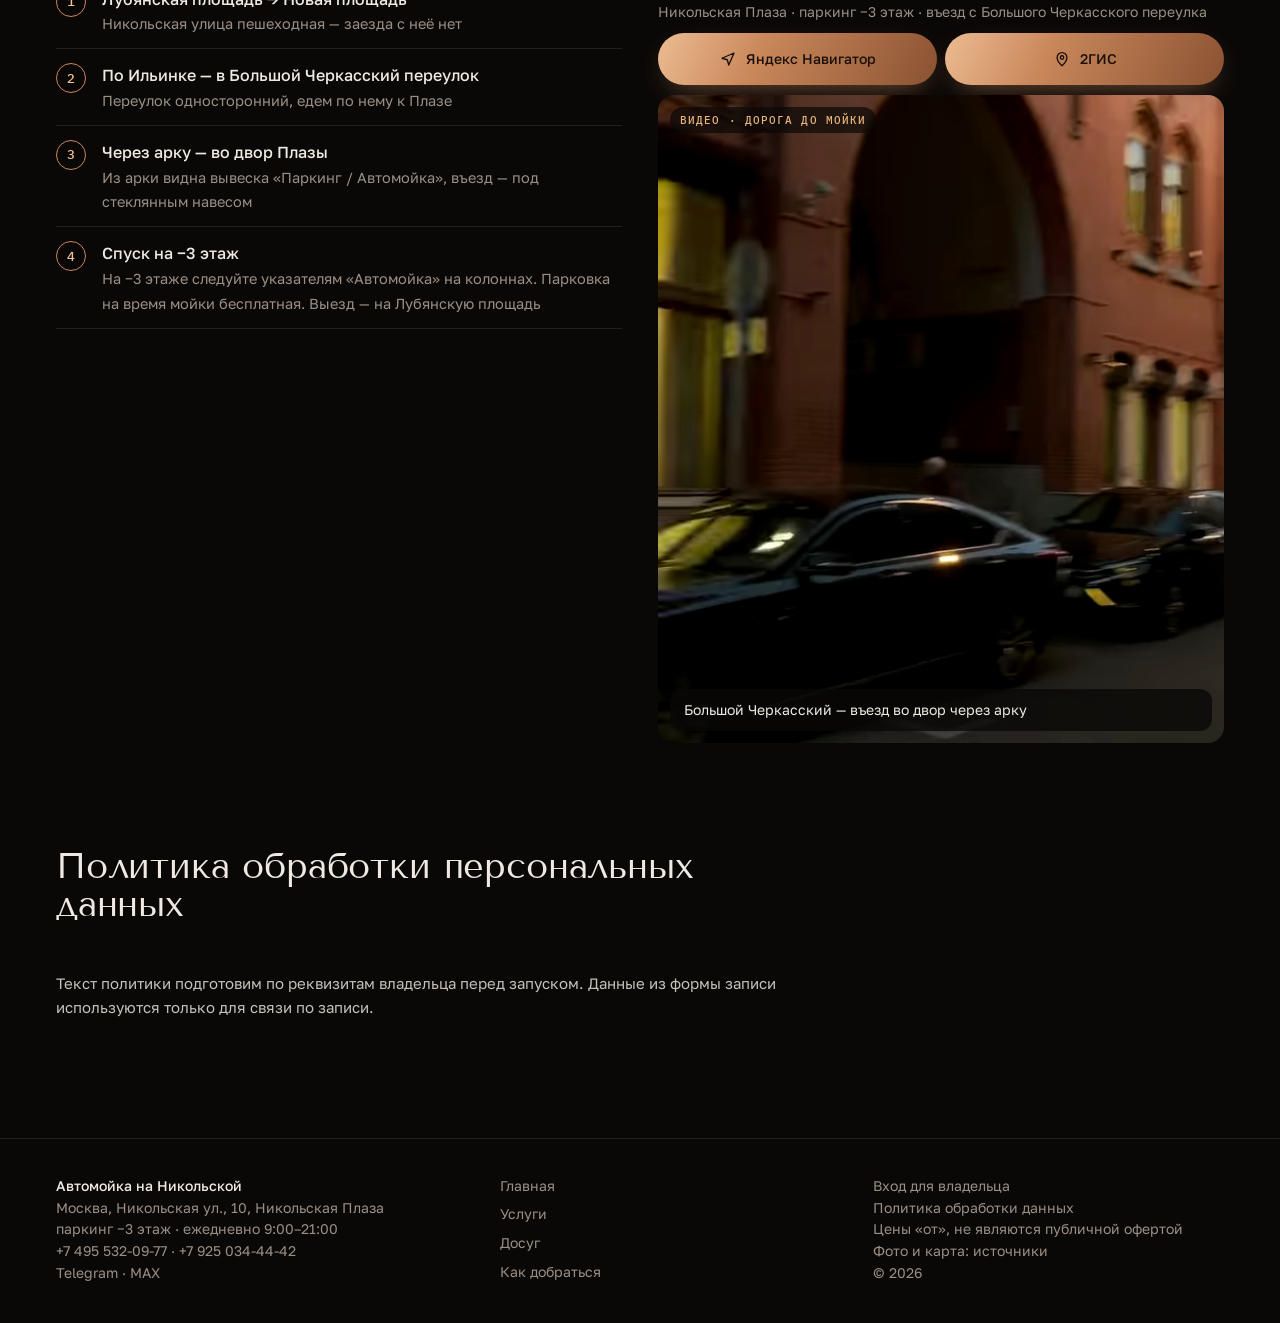
<file: route.html>
<!doctype html>
<html lang="ru">
<head>
<meta charset="utf-8">
<meta name="robots" content="noindex, nofollow">
<meta name="viewport" content="width=device-width, initial-scale=1, viewport-fit=cover">
<title>Как добраться и контакты — Автомойка на Никольской</title>
<meta name="description" content="Заезд в паркинг Никольской Плазы с Большого Черкасского переулка, мойка на −3 этаже. Телефоны и режим работы.">
<meta name="theme-color" content="#0a0807">
<link rel="preload" href="fonts/GolosText.woff2" as="font" type="font/woff2" crossorigin>
<link rel="preload" href="fonts/TenorSans.woff2" as="font" type="font/woff2" crossorigin>
<link rel="stylesheet" href="site.css">
<link rel="icon" href="logo.webp">
</head>
<body>
<header class="top"><div class="wrap">
  <a href="index.html" aria-label="Автомойка на Никольской — главная"><img class="top__logo" src="logo.webp" alt="Автомойка на Никольской" width="70" height="32"></a>
  <nav aria-label="Разделы"><a href="services.html">Услуги</a><a href="park.html">Досуг</a><a href="route.html#contacts" aria-current="page">Как добраться</a></nav>
  <button class="top__mine" type="button" data-open="mine">Мои записи</button>
  <button class="btn btn--copper top__cta" type="button" data-open="book">Записаться</button>
  <button class="top__menu" type="button" data-menu aria-expanded="false" aria-controls="menu"><i aria-hidden="true"></i>Меню</button>
</div></header>
<div class="menu" id="menu" aria-hidden="true" role="dialog" aria-label="Меню"><div class="wrap" style="display:flex;flex-direction:column;flex:1">
  <div class="menu__bar"><img src="logo.webp" alt="" width="70" height="32"><button class="x" type="button" data-menu-close aria-label="Закрыть меню">✕</button></div>
  <ul class="menu__list"><li><a href="index.html">Главная<small>Мойка в Никольской Плазе</small></a></li><li><a href="services.html">Услуги<small>Цены и запись</small></a></li><li><a href="park.html">Досуг<small>Пока мы моем</small></a></li><li><a href="route.html#contacts" aria-current="page">Как добраться<small>и контакты</small></a></li></ul>
  <div class="menu__side"><span class="status" data-status>Ежедневно 9:00–21:00</span>
    <div class="menu__tel"><a href="tel:+74955320977">+7 495 532-09-77</a><a href="tel:+79250344442">+7 925 034-44-42</a><div class="menu__msg"><a class="tg" href="https://t.me/carwash_na_nikolskoy" target="_blank" rel="noopener" aria-label="Написать в Telegram"><svg viewBox="0 0 24 24" aria-hidden="true"><path d="M21 4L3 11l6 2 2 6 3-4 5 4z"/><path d="M9 13l12-9"/></svg>Telegram</a><a class="tg tg--max" href="https://max.ru/u/f9LHodD0cOINs-UC5buVmKOie0mJ_E7DeVARD7VfnlJNGXSIihLq_nCaT7s" target="_blank" rel="noopener" aria-label="Написать в MAX"><svg viewBox="0 0 24 24" aria-hidden="true"><path d="M12 3.5a8.5 8.5 0 0 0-7.4 12.7L3.5 20.5l4.4-1.1A8.5 8.5 0 1 0 12 3.5z"/><path d="M8.5 14.5v-5l3.5 3.5 3.5-3.5v5"/></svg>MAX</a></div></div>
    <div style="display:flex;gap:10px;flex-wrap:wrap"><button class="btn btn--copper" type="button" data-open="book">Записаться</button><button class="btn btn--ghost" type="button" data-open="mine">Мои записи</button></div><a class="menu__owner" href="admin.html">Вход для владельца</a></div>
</div></div>
<main id="main">
<section class="phead"><div class="wrap"><h1>Как добраться и контакты</h1><p>Никольская ул., 10 — подземный паркинг Никольской Плазы, −3 этаж.</p></div></section>
<div class="wrap">
  <section id="contacts" class="contacts">
    <div class="contact"><span class="k">Телефоны</span><a class="contact__tel" href="tel:+74955320977">+7 495 532-09-77</a><a class="contact__tel" href="tel:+79250344442">+7 925 034-44-42</a><span class="status" data-status>Ежедневно 9:00–21:00</span>
      <div class="reach"><a class="btn btn--copper" href="tel:+74955320977"><svg viewBox="0 0 24 24" aria-hidden="true"><path d="M6.5 3.5h3l1.5 4-2 1.5a11 11 0 0 0 6 6l1.5-2 4 1.5v3a2 2 0 0 1-2 2A16.5 16.5 0 0 1 4.5 5.5a2 2 0 0 1 2-2z"/></svg>Позвонить</a><a class="btn btn--copper" href="https://t.me/carwash_na_nikolskoy" target="_blank" rel="noopener"><svg viewBox="0 0 24 24" aria-hidden="true"><path d="M21 4L3 11l6 2 2 6 3-4 5 4z"/><path d="M9 13l12-9"/></svg>Написать в Telegram</a><a class="btn btn--copper" href="https://max.ru/u/f9LHodD0cOINs-UC5buVmKOie0mJ_E7DeVARD7VfnlJNGXSIihLq_nCaT7s" target="_blank" rel="noopener"><svg viewBox="0 0 24 24" aria-hidden="true"><path d="M12 3.5a8.5 8.5 0 0 0-7.4 12.7L3.5 20.5l4.4-1.1A8.5 8.5 0 1 0 12 3.5z"/><path d="M8.5 14.5v-5l3.5 3.5 3.5-3.5v5"/></svg>Написать в MAX</a></div></div>
    <div class="contact"><span class="k">Адрес</span><b>Москва, Никольская ул., 10</b><span class="muted">Никольская Плаза · подземный паркинг, −3 этаж · въезд с Большого Черкасского переулка</span>
      <div class="navi__btns"><a class="btn btn--copper" href="https://yandex.ru/maps/?rtext=~55.757898%2C37.625083&rtt=auto" data-navi="yandexnavi://build_route_on_map?lat_to=55.757898&lon_to=37.625083" target="_blank" rel="noopener">Яндекс Навигатор</a><a class="btn btn--copper" href="https://2gis.ru/moscow/directions/points/%7C37.625083%2C55.757898" target="_blank" rel="noopener">2ГИС</a></div></div>
    <div class="contact"><span class="k">Режим</span><b>Ежедневно 9:00–21:00</b><span class="muted">Работы дольше дня — машина остаётся в паркинге до утра, парковка бесплатна.</span><div style="display:flex;gap:8px;flex-wrap:wrap"><button class="btn btn--copper btn--sm" type="button" data-open="book">Записаться</button><button class="btn btn--ghost btn--sm" type="button" data-open="quick">Перезвоните мне</button></div></div>
  </section>
  <section class="sec" id="map" style="padding-bottom:0"><div class="sec__head"><h2>Схема заезда</h2><p>Маршрут от Лубянской площади — <span id="routeLen">928 м</span>.</p></div><div class="chips" style="margin-bottom:12px" role="group" aria-label="Откуда едете"><button class="chip" type="button" data-from-btn="lubyanka" aria-pressed="true">С Лубянской площади</button><button class="chip" type="button" data-from-btn="ilyinka" aria-pressed="false">С Ильинки</button></div><div class="mapbox" data-routemap data-from="lubyanka"><canvas class="map" aria-label="3D-карта: маршрут к въезду в паркинг Никольской Плазы"></canvas><canvas class="car" aria-hidden="true"></canvas>
    <div class="mapbox__load">Загружаем карту…</div>
    <div class="mapbox__legend" aria-hidden="true"><span><i></i>Маршрут на машине</span><span><i class="pl"></i>Никольская Плаза</span></div>
    <span class="mapbox__credit">Карта: © участники <a href="https://www.openstreetmap.org/copyright" target="_blank" rel="noopener">OpenStreetMap</a></span></div>
  <div class="howto"><ol class="steps-list">
    <li><div><b>Лубянская площадь → Новая площадь</b><span>Никольская улица пешеходная — заезда с неё нет</span></div></li>
    <li><div><b>По Ильинке — в Большой Черкасский переулок</b><span>Переулок односторонний, едем по нему к Плазе</span></div></li>
    <li><div><b>Через арку — во двор Плазы</b><span>Из арки видна вывеска «Паркинг / Автомойка», въезд — под стеклянным навесом</span></div></li>
    <li><div><b>Спуск на −3 этаж</b><span>На −3 этаже следуйте указателям «Автомойка» на колоннах. Парковка на время мойки бесплатная. Выезд — на Лубянскую площадь</span></div></li>
  </ol>
  <div class="navi"><div class="addr">Москва, Никольская ул., 10<small>Никольская Плаза · паркинг −3 этаж · въезд с Большого Черкасского переулка</small></div>
    <div class="navi__btns"><a class="btn btn--copper" href="https://yandex.ru/maps/?rtext=~55.757898%2C37.625083&rtt=auto" data-navi="yandexnavi://build_route_on_map?lat_to=55.757898&lon_to=37.625083" target="_blank" rel="noopener">Яндекс Навигатор</a><a class="btn btn--copper" href="https://2gis.ru/moscow/directions/points/%7C37.625083%2C55.757898" target="_blank" rel="noopener">2ГИС</a></div>
    <figure class="entrance" style="margin:0"><video muted playsinline loop preload="none" poster="media/video/route.webp?v=2" width="540" height="960" aria-label="Видео: путь от Большого Черкасского переулка через арку и навес «Паркинг / Автомойка» на −3 этаж к мойке; ориентиры подсвечены" data-chapters="0:Большой Черкасский — въезд во двор через арку|9.8:Ориентир: вывеска «Паркинг / Автомойка» видна из арки|11.8:Въезд в паркинг — под стеклянным навесом|17.9:Спуск по пандусу на −3 этаж|26.3:−3 этаж: держитесь основного проезда|38.7:Ориентир: указатель «Автомойка» на колонне|40.7:Следуйте стрелкам «Автомойка»|50.6:Автомойка — вы на месте"><source data-src="media/video/route.mp4?v=2" type="video/mp4"><source data-src="media/video/route.webm?v=2" type="video/webm"></video><span class="entrance__cap" aria-hidden="true">Большой Черкасский — въезд во двор через арку</span><span class="entrance__tag">Видео · дорога до мойки</span></figure></div></div></section>
  <section class="sec policy" id="privacy">
  <div class="sec__head"><h2>Политика обработки персональных данных</h2></div>
  <p class="price__note">Текст политики подготовим по реквизитам владельца перед запуском. Данные из формы записи используются только для связи по записи.</p>
</section>
</div>
</main>
<footer class="foot"><div class="wrap">
  <div><b>Автомойка на Никольской</b><br>Москва, Никольская ул., 10, Никольская Плаза<br>паркинг −3 этаж · ежедневно 9:00–21:00<br><a href="tel:+74955320977">+7 495 532-09-77</a> · <a href="tel:+79250344442">+7 925 034-44-42</a><br><a href="https://t.me/carwash_na_nikolskoy" target="_blank" rel="noopener">Telegram</a> · <a href="https://max.ru/u/f9LHodD0cOINs-UC5buVmKOie0mJ_E7DeVARD7VfnlJNGXSIihLq_nCaT7s" target="_blank" rel="noopener">MAX</a></div>
  <nav><a href="index.html">Главная</a><a href="services.html">Услуги</a><a href="park.html">Досуг</a><a href="route.html#contacts">Как добраться</a></nav>
  <div><a href="admin.html">Вход для владельца</a><br><a href="route.html#privacy">Политика обработки данных</a><br>Цены «от», не являются публичной офертой<br><a href="park.html#credits">Фото и карта: источники</a><br>© 2026</div>
</div></footer>
<nav class="tabbar" aria-label="Быстрые разделы"><a class="tab" href="index.html"><svg viewBox="0 0 24 24" aria-hidden="true"><path d="M3 11l9-7 9 7v9a1 1 0 0 1-1 1h-5v-6H9v6H4a1 1 0 0 1-1-1z"/></svg><span>Главная</span></a><a class="tab" href="services.html"><svg viewBox="0 0 24 24" aria-hidden="true"><rect x="3" y="3" width="7" height="7" rx="2"/><rect x="14" y="3" width="7" height="7" rx="2"/><rect x="3" y="14" width="7" height="7" rx="2"/><rect x="14" y="14" width="7" height="7" rx="2"/></svg><span>Услуги</span></a><button class="tab tab--book" type="button" data-open="book"><span class="pill"><svg viewBox="0 0 24 24" aria-hidden="true"><path d="M2.5 4h2.3l2.4 10.3a1.6 1.6 0 0 0 1.6 1.2h8.4a1.6 1.6 0 0 0 1.5-1.2L21 7.5H6"/><circle cx="9.5" cy="19.5" r="1.4"/><circle cx="17" cy="19.5" r="1.4"/></svg></span><em>Запись</em><span class="badge" data-cartcount hidden>0</span></button><a class="tab" href="park.html"><svg viewBox="0 0 24 24" aria-hidden="true"><path d="M5 11h12v3a5 5 0 0 1-5 5h-2a5 5 0 0 1-5-5zM17 12h1.5a2.5 2.5 0 0 1 0 5H16M8 3c0 2 2 2 2 4M12 3c0 2 2 2 2 4"/></svg><span>Досуг</span></a><a class="tab" href="route.html#contacts" aria-current="page"><svg viewBox="0 0 24 24" aria-hidden="true"><path d="M12 21s7-6.2 7-12a7 7 0 1 0-14 0c0 5.8 7 12 7 12z"/><circle cx="12" cy="9" r="2.5"/></svg><span>Контакты</span></a></nav>
<div class="sheet" id="sheet" aria-hidden="true"><div class="sheet__bg" data-close></div>
  <div class="sheet__panel" role="dialog" aria-modal="true" aria-labelledby="sheetTitle">
    <div><div class="sheet__head"><button class="sheet__back" type="button" aria-label="Назад" hidden>←</button><h2 id="sheetTitle">Запись</h2><button class="x" type="button" data-close aria-label="Закрыть">✕</button></div><div class="steps" id="steps"></div></div>
    <div class="sheet__body" id="sheetBody"></div><div class="sheet__foot" id="sheetFoot"></div>
  </div></div>
<script src="data.js"></script><script src="venues.js"></script><script src="app.js"></script><script src="routemap.js" defer></script>
</body>
</html>
</file>
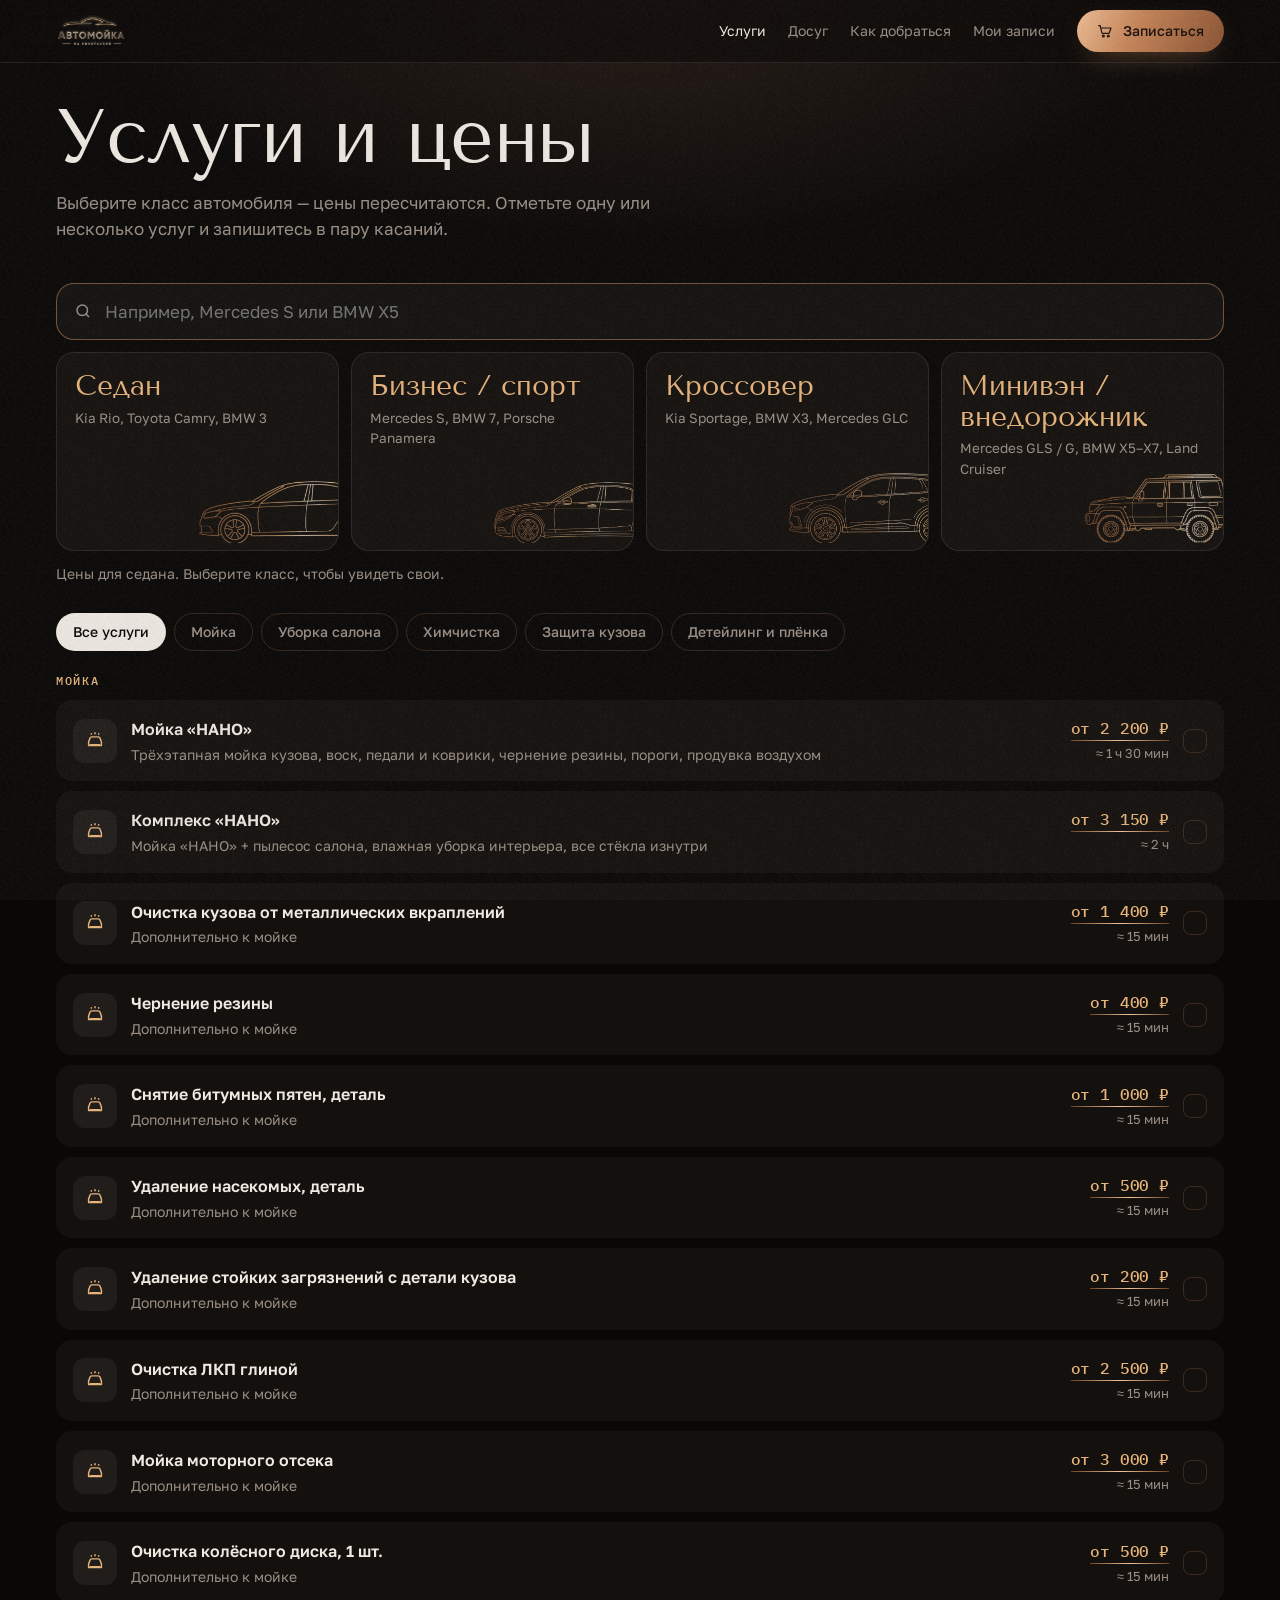
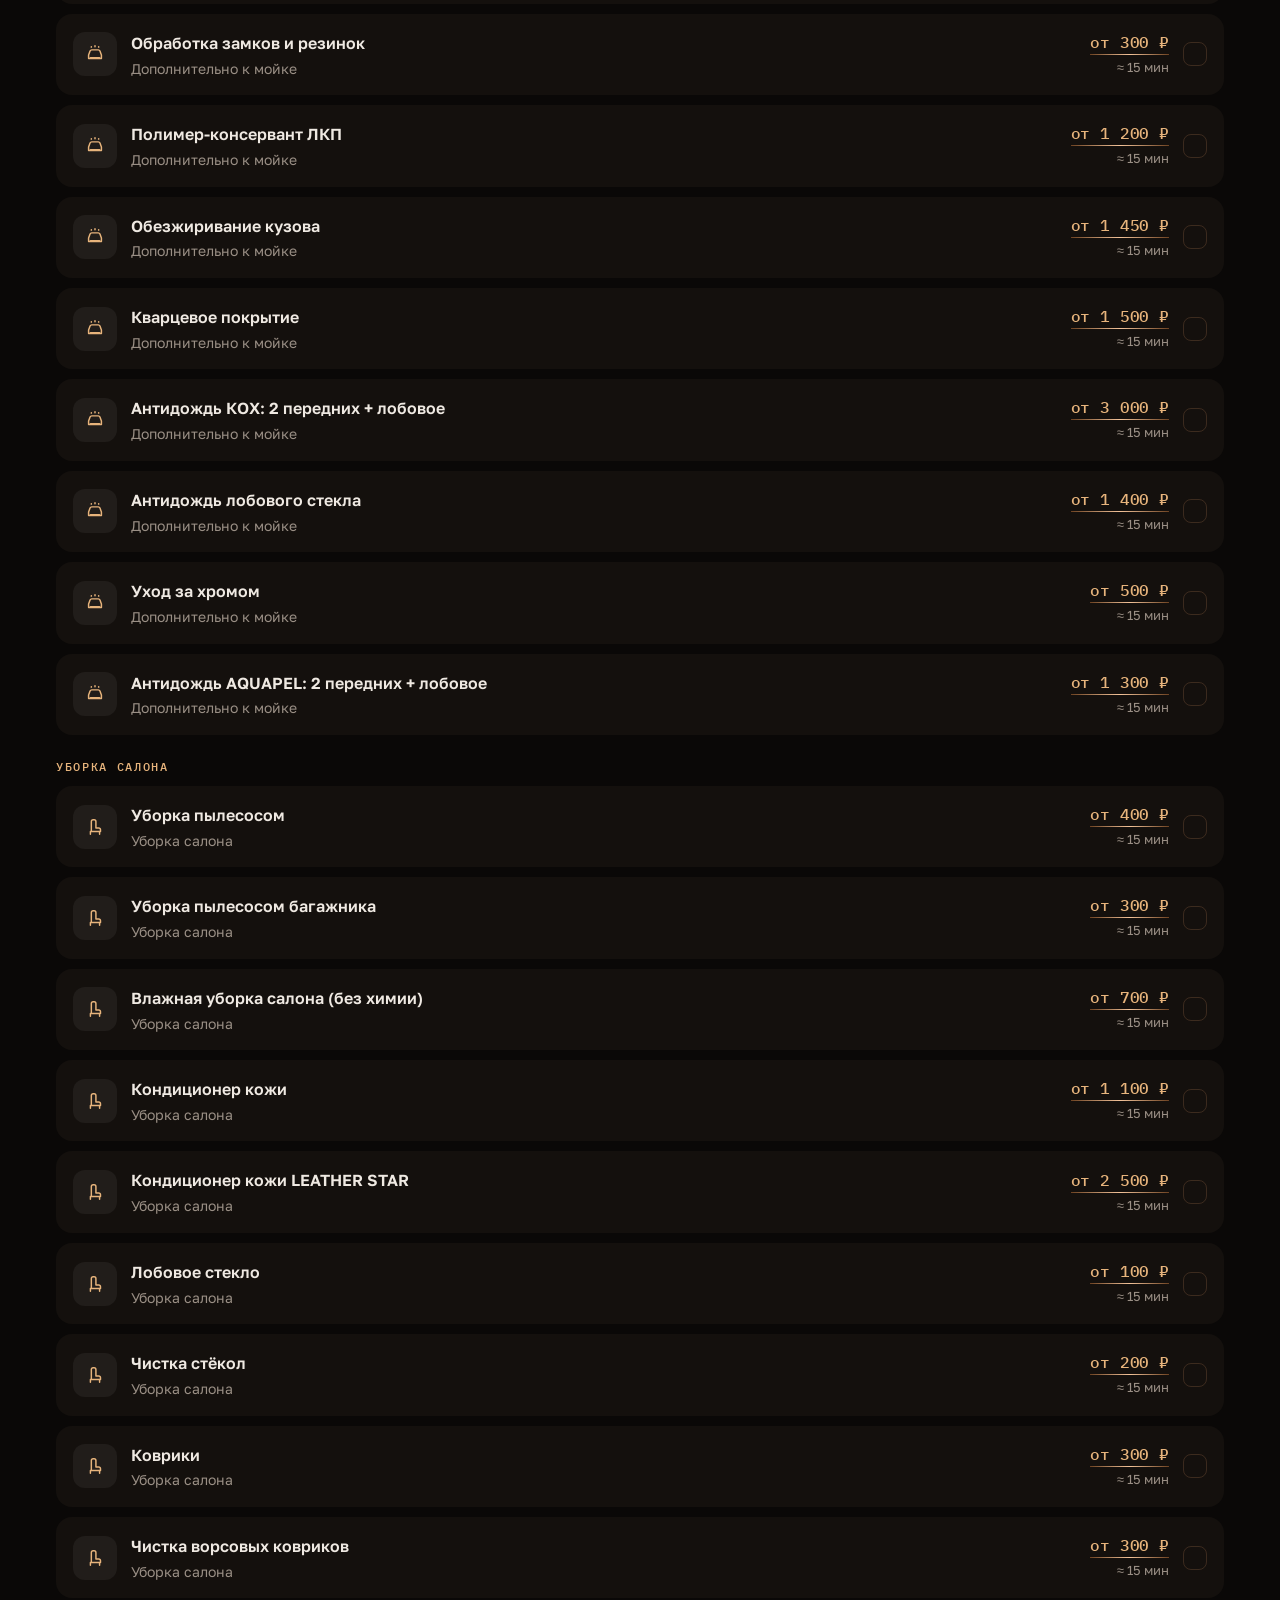
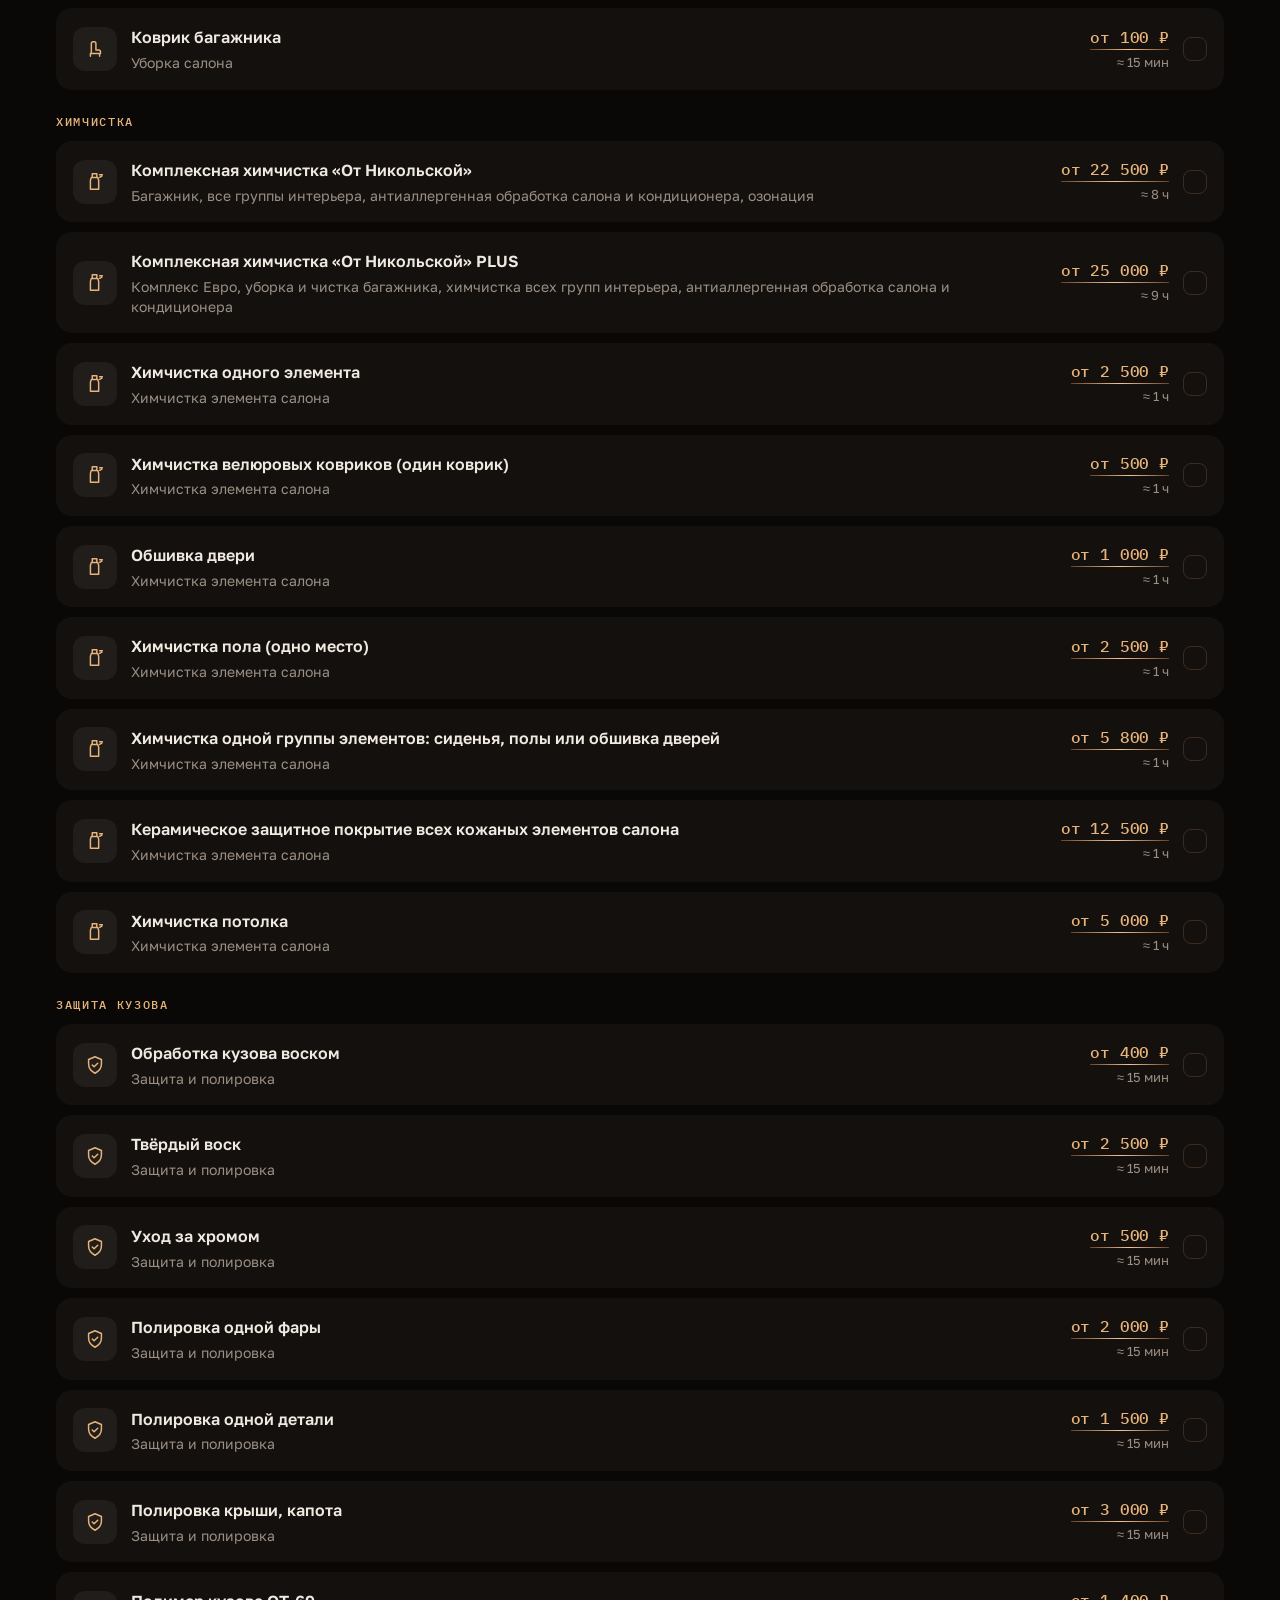
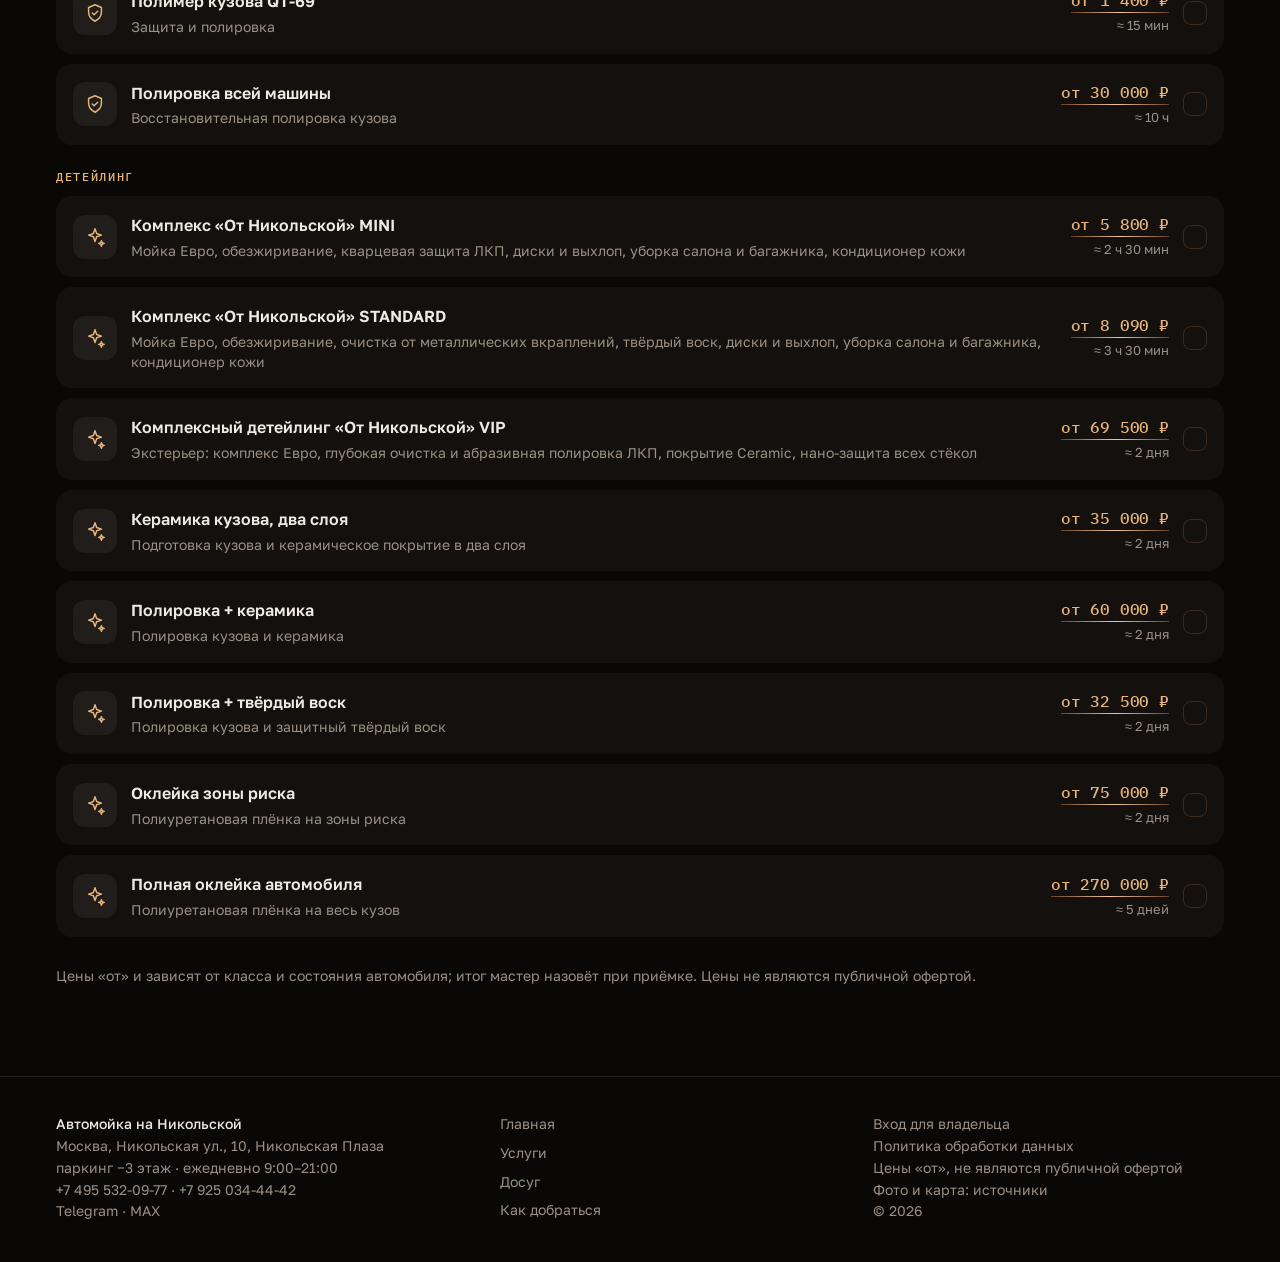
<file: services.html>
<!doctype html>
<html lang="ru">
<head>
<meta charset="utf-8">
<meta name="robots" content="noindex, nofollow">
<meta name="viewport" content="width=device-width, initial-scale=1, viewport-fit=cover">
<title>Услуги и цены — Автомойка на Никольской</title>
<meta name="description" content="Прайс мойки, уборки салона, химчистки, защиты кузова и детейлинга по четырём классам автомобилей. Запись онлайн.">
<meta name="theme-color" content="#0a0807">
<link rel="preload" href="fonts/GolosText.woff2" as="font" type="font/woff2" crossorigin>
<link rel="preload" href="fonts/TenorSans.woff2" as="font" type="font/woff2" crossorigin>
<link rel="stylesheet" href="site.css">
<link rel="icon" href="logo.webp">
</head>
<body>
<header class="top"><div class="wrap">
  <a href="index.html" aria-label="Автомойка на Никольской — главная"><img class="top__logo" src="logo.webp" alt="Автомойка на Никольской" width="70" height="32"></a>
  <nav aria-label="Разделы"><a href="services.html" aria-current="page">Услуги</a><a href="park.html">Досуг</a><a href="route.html#contacts">Как добраться</a></nav>
  <button class="top__mine" type="button" data-open="mine">Мои записи</button>
  <button class="btn btn--copper top__cta" type="button" data-open="book">Записаться</button>
  <button class="top__menu" type="button" data-menu aria-expanded="false" aria-controls="menu"><i aria-hidden="true"></i>Меню</button>
</div></header>
<div class="menu" id="menu" aria-hidden="true" role="dialog" aria-label="Меню"><div class="wrap" style="display:flex;flex-direction:column;flex:1">
  <div class="menu__bar"><img src="logo.webp" alt="" width="70" height="32"><button class="x" type="button" data-menu-close aria-label="Закрыть меню">✕</button></div>
  <ul class="menu__list"><li><a href="index.html">Главная<small>Мойка в Никольской Плазе</small></a></li><li><a href="services.html" aria-current="page">Услуги<small>Цены и запись</small></a></li><li><a href="park.html">Досуг<small>Пока мы моем</small></a></li><li><a href="route.html#contacts">Как добраться<small>и контакты</small></a></li></ul>
  <div class="menu__side"><span class="status" data-status>Ежедневно 9:00–21:00</span>
    <div class="menu__tel"><a href="tel:+74955320977">+7 495 532-09-77</a><a href="tel:+79250344442">+7 925 034-44-42</a><div class="menu__msg"><a class="tg" href="https://t.me/carwash_na_nikolskoy" target="_blank" rel="noopener" aria-label="Написать в Telegram"><svg viewBox="0 0 24 24" aria-hidden="true"><path d="M21 4L3 11l6 2 2 6 3-4 5 4z"/><path d="M9 13l12-9"/></svg>Telegram</a><a class="tg tg--max" href="https://max.ru/u/f9LHodD0cOINs-UC5buVmKOie0mJ_E7DeVARD7VfnlJNGXSIihLq_nCaT7s" target="_blank" rel="noopener" aria-label="Написать в MAX"><svg viewBox="0 0 24 24" aria-hidden="true"><path d="M12 3.5a8.5 8.5 0 0 0-7.4 12.7L3.5 20.5l4.4-1.1A8.5 8.5 0 1 0 12 3.5z"/><path d="M8.5 14.5v-5l3.5 3.5 3.5-3.5v5"/></svg>MAX</a></div></div>
    <div style="display:flex;gap:10px;flex-wrap:wrap"><button class="btn btn--copper" type="button" data-open="book">Записаться</button><button class="btn btn--ghost" type="button" data-open="mine">Мои записи</button></div><a class="menu__owner" href="admin.html">Вход для владельца</a></div>
</div></div>
<main id="main">
<section class="phead"><div class="wrap"><h1>Услуги и цены</h1><p>Выберите класс автомобиля — цены пересчитаются. Отметьте одну или несколько услуг и запишитесь в пару касаний.</p></div></section>
<div class="wrap" data-catalog-page>
  <div class="classbar"><div id="pageFinder"><div class="finder"><svg viewBox="0 0 24 24" aria-hidden="true"><circle cx="11" cy="11" r="7"/><path d="M20 20l-4-4"/></svg><input type="text" placeholder="Например, Mercedes S или BMW X5" aria-label="Марка и модель" data-finder><ul class="sugg" hidden></ul></div></div><div id="classCards"><div class="classes classes--row classes--compact"><button class="classbtn" type="button" data-cls="0" aria-pressed="false"><b>Седан</b><span>Kia Rio, Toyota Camry, BMW 3</span><i style="--m:url(media/body/sedan.webp)"></i></button><button class="classbtn" type="button" data-cls="1" aria-pressed="false"><b>Бизнес / спорт</b><span>Mercedes S, BMW 7, Porsche Panamera</span><i style="--m:url(media/body/sport.webp)"></i></button><button class="classbtn" type="button" data-cls="2" aria-pressed="false"><b>Кроссовер</b><span>Kia Sportage, BMW X3, Mercedes GLC</span><i style="--m:url(media/body/crossover.webp)"></i></button><button class="classbtn" type="button" data-cls="3" aria-pressed="false"><b>Минивэн / внедорожник</b><span>Mercedes GLS / G, BMW X5–X7, Land Cruiser</span><i style="--m:url(media/body/suv.webp)"></i></button></div></div><p class="note" id="classLabel">Цены для седана. Выберите класс, чтобы увидеть свои.</p></div>
  <div class="chips catchips" id="catalogTop" role="group" aria-label="Категории"><button class="chip" type="button" data-pcat="all" aria-pressed="true">Все услуги</button><button class="chip" type="button" data-pcat="wash" aria-pressed="false">Мойка</button><button class="chip" type="button" data-pcat="interior" aria-pressed="false">Уборка салона</button><button class="chip" type="button" data-pcat="dry" aria-pressed="false">Химчистка</button><button class="chip" type="button" data-pcat="protect" aria-pressed="false">Защита кузова</button><button class="chip" type="button" data-pcat="detailing" aria-pressed="false">Детейлинг и плёнка</button></div>
  <div class="svcs" id="catalog" data-catalog="all"></div>
  <p class="note" style="margin-top:28px">Цены «от» и зависят от класса и состояния автомобиля; итог мастер назовёт при приёмке. Цены не являются публичной офертой.</p>
</div>
<div class="cartbar" id="cartbar"><div class="cartbar__sum" id="cartbarSum"></div><button class="btn btn--copper btn--sm" type="button" data-open="cart">Записаться</button></div>
<div style="height:90px"></div>
</main>
<footer class="foot"><div class="wrap">
  <div><b>Автомойка на Никольской</b><br>Москва, Никольская ул., 10, Никольская Плаза<br>паркинг −3 этаж · ежедневно 9:00–21:00<br><a href="tel:+74955320977">+7 495 532-09-77</a> · <a href="tel:+79250344442">+7 925 034-44-42</a><br><a href="https://t.me/carwash_na_nikolskoy" target="_blank" rel="noopener">Telegram</a> · <a href="https://max.ru/u/f9LHodD0cOINs-UC5buVmKOie0mJ_E7DeVARD7VfnlJNGXSIihLq_nCaT7s" target="_blank" rel="noopener">MAX</a></div>
  <nav><a href="index.html">Главная</a><a href="services.html">Услуги</a><a href="park.html">Досуг</a><a href="route.html#contacts">Как добраться</a></nav>
  <div><a href="admin.html">Вход для владельца</a><br><a href="route.html#privacy">Политика обработки данных</a><br>Цены «от», не являются публичной офертой<br><a href="park.html#credits">Фото и карта: источники</a><br>© 2026</div>
</div></footer>
<nav class="tabbar" aria-label="Быстрые разделы"><a class="tab" href="index.html"><svg viewBox="0 0 24 24" aria-hidden="true"><path d="M3 11l9-7 9 7v9a1 1 0 0 1-1 1h-5v-6H9v6H4a1 1 0 0 1-1-1z"/></svg><span>Главная</span></a><a class="tab" href="services.html" aria-current="page"><svg viewBox="0 0 24 24" aria-hidden="true"><rect x="3" y="3" width="7" height="7" rx="2"/><rect x="14" y="3" width="7" height="7" rx="2"/><rect x="3" y="14" width="7" height="7" rx="2"/><rect x="14" y="14" width="7" height="7" rx="2"/></svg><span>Услуги</span></a><button class="tab tab--book" type="button" data-open="book"><span class="pill"><svg viewBox="0 0 24 24" aria-hidden="true"><path d="M2.5 4h2.3l2.4 10.3a1.6 1.6 0 0 0 1.6 1.2h8.4a1.6 1.6 0 0 0 1.5-1.2L21 7.5H6"/><circle cx="9.5" cy="19.5" r="1.4"/><circle cx="17" cy="19.5" r="1.4"/></svg></span><em>Запись</em><span class="badge" data-cartcount hidden>0</span></button><a class="tab" href="park.html"><svg viewBox="0 0 24 24" aria-hidden="true"><path d="M5 11h12v3a5 5 0 0 1-5 5h-2a5 5 0 0 1-5-5zM17 12h1.5a2.5 2.5 0 0 1 0 5H16M8 3c0 2 2 2 2 4M12 3c0 2 2 2 2 4"/></svg><span>Досуг</span></a><a class="tab" href="route.html#contacts"><svg viewBox="0 0 24 24" aria-hidden="true"><path d="M12 21s7-6.2 7-12a7 7 0 1 0-14 0c0 5.8 7 12 7 12z"/><circle cx="12" cy="9" r="2.5"/></svg><span>Контакты</span></a></nav>
<div class="sheet" id="sheet" aria-hidden="true"><div class="sheet__bg" data-close></div>
  <div class="sheet__panel" role="dialog" aria-modal="true" aria-labelledby="sheetTitle">
    <div><div class="sheet__head"><button class="sheet__back" type="button" aria-label="Назад" hidden>←</button><h2 id="sheetTitle">Запись</h2><button class="x" type="button" data-close aria-label="Закрыть">✕</button></div><div class="steps" id="steps"></div></div>
    <div class="sheet__body" id="sheetBody"></div><div class="sheet__foot" id="sheetFoot"></div>
  </div></div>
<script src="data.js"></script><script src="venues.js"></script><script src="app.js"></script>
</body>
</html>
</file>
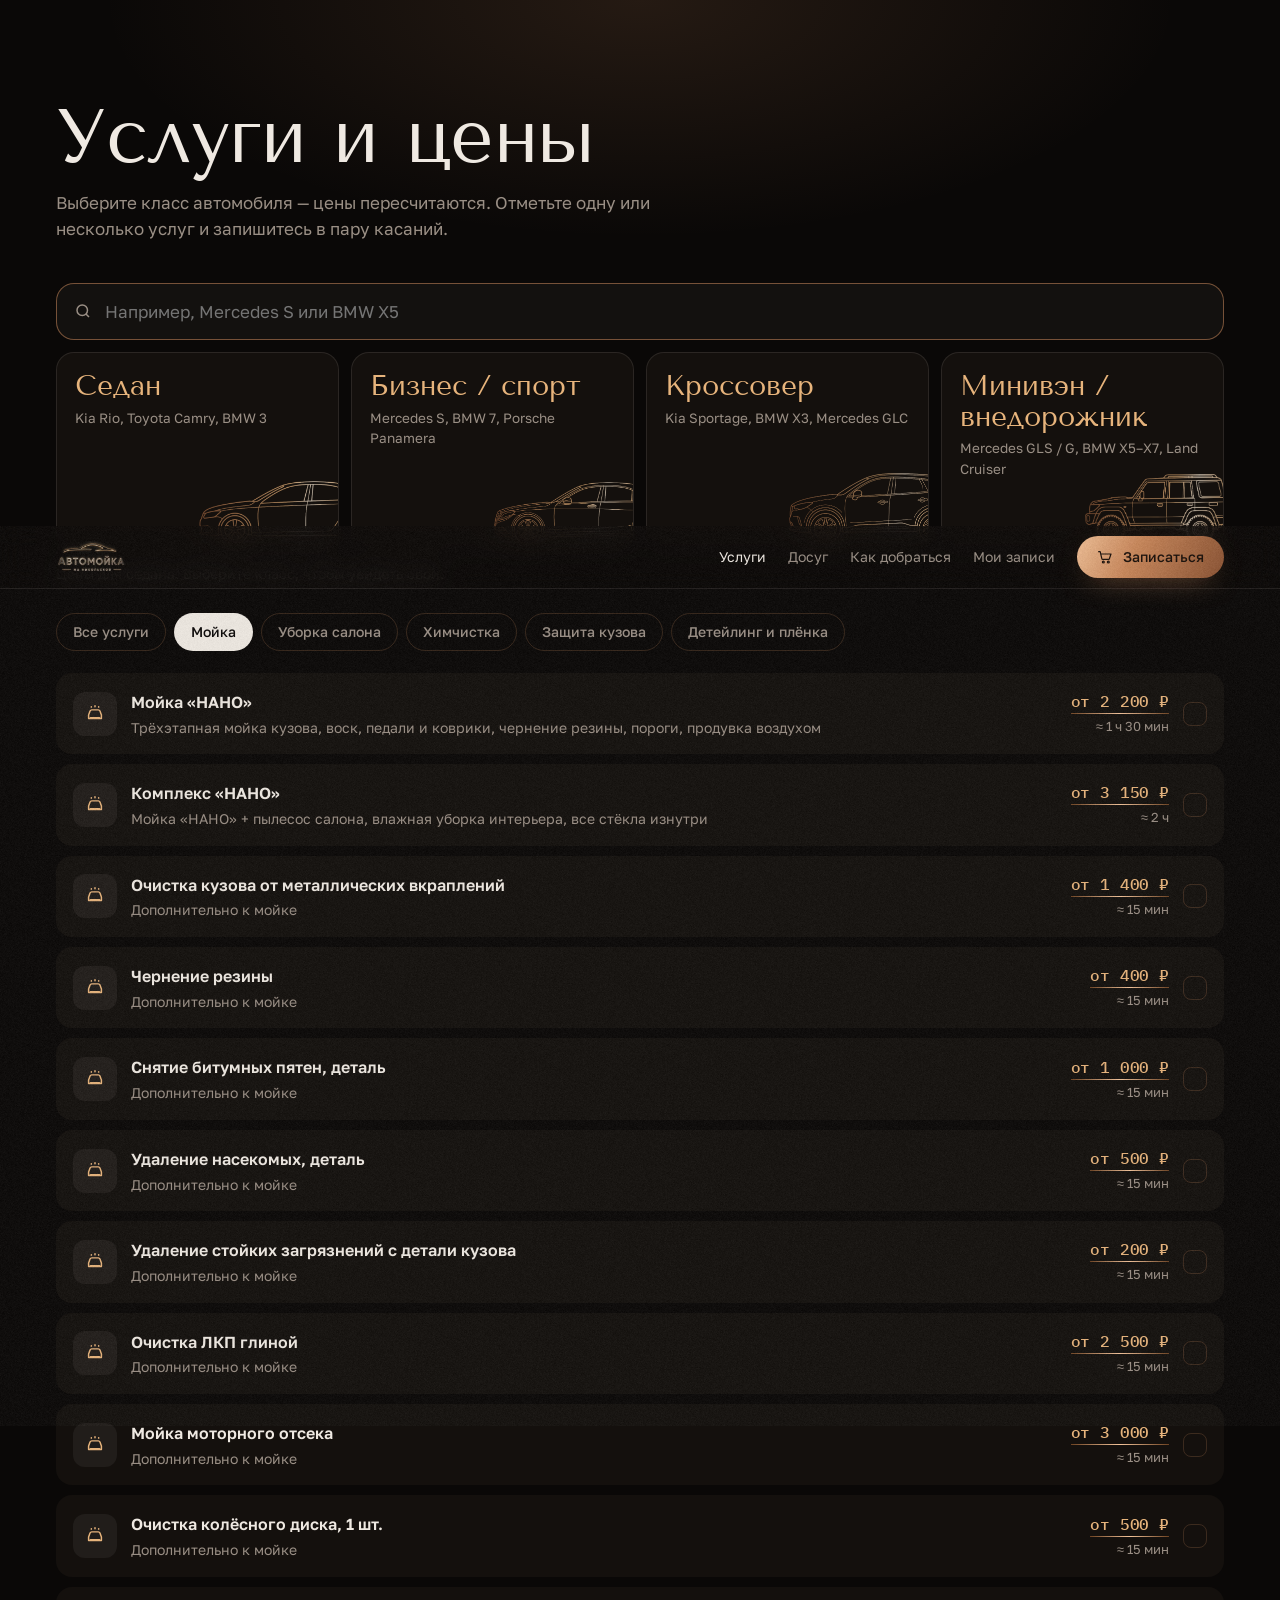
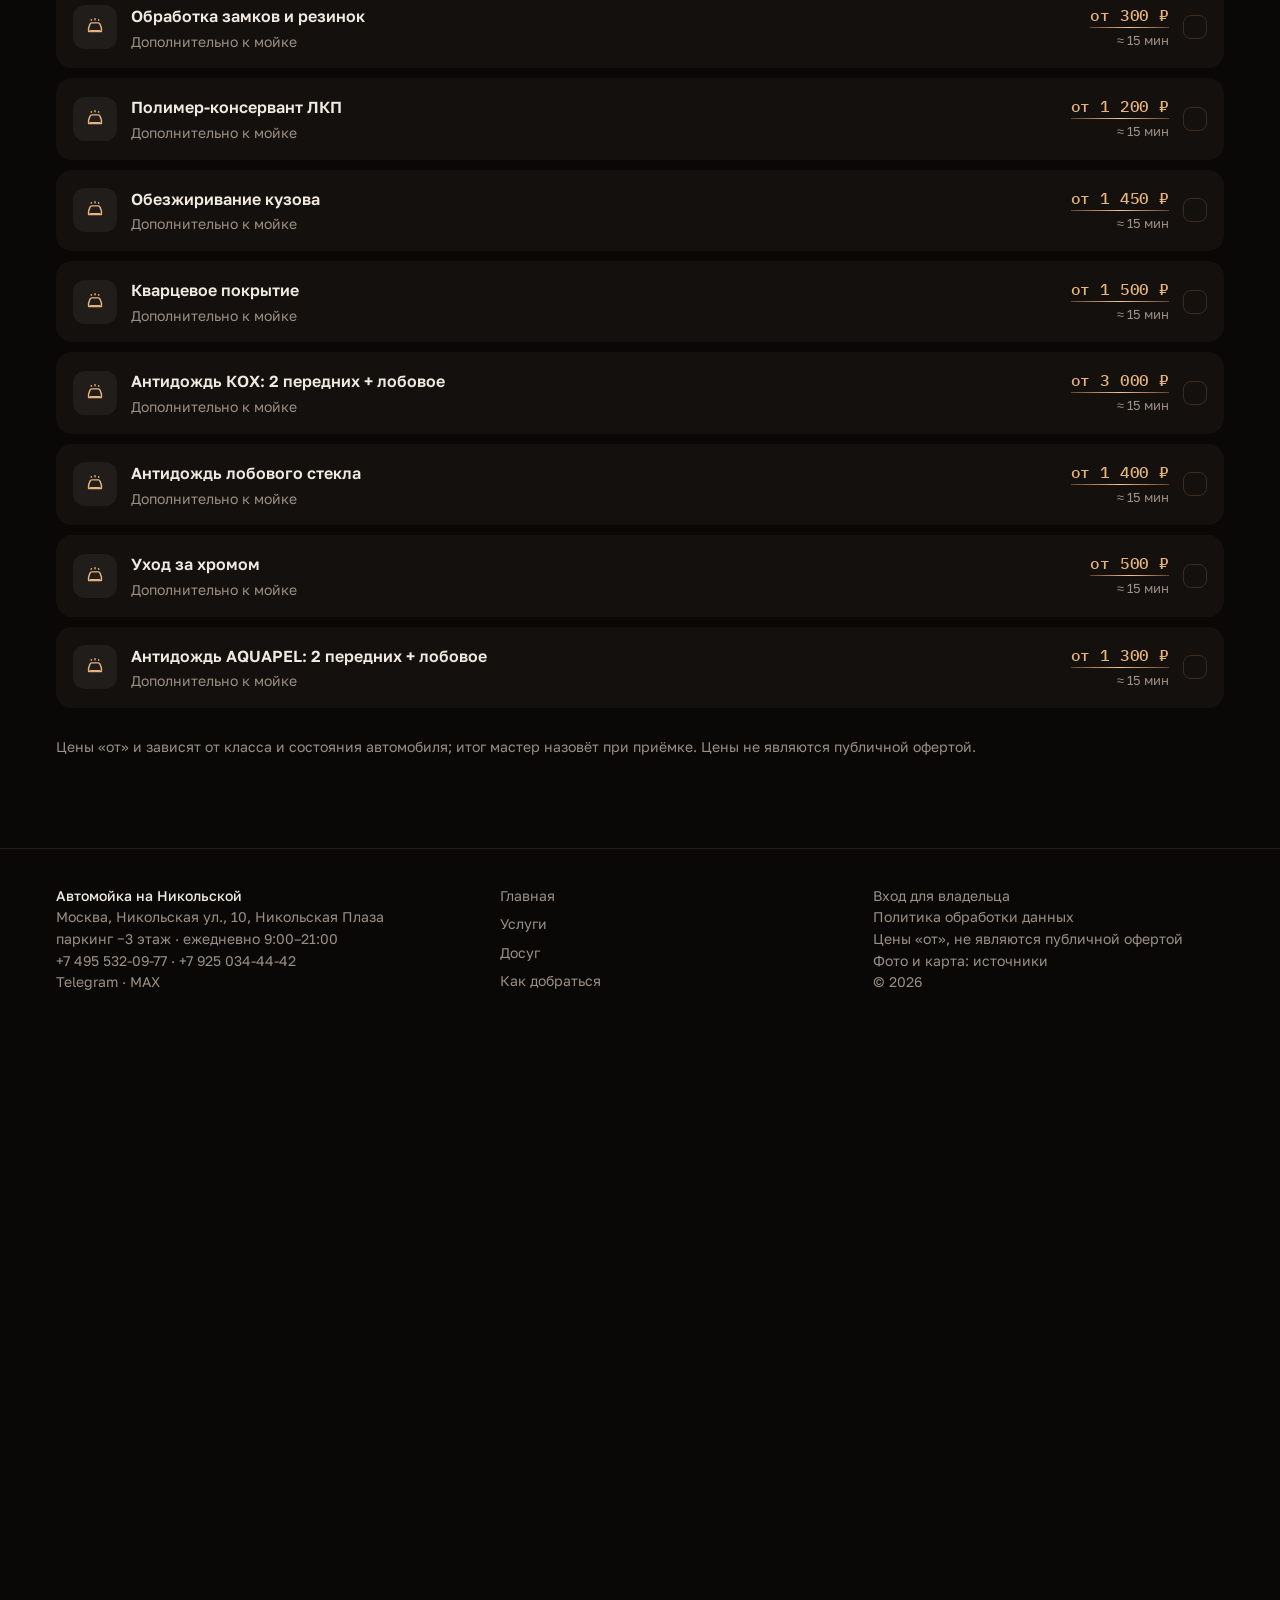
<file: wash.html>
<!doctype html><meta charset="utf-8"><meta name="robots" content="noindex"><meta http-equiv="refresh" content="0;url=services.html#wash"><link rel="canonical" href="services.html#wash"><a href="services.html#wash">Услуги</a>
</file>
<file: site.css>
/* Автомойка на Никольской — v3. Минимализм: без анимаций прокрутки, один файл стилей, всё работает на слабом телефоне. */
@font-face { font-family: "Tenor Sans"; src: url(fonts/TenorSans.woff2) format("woff2"); font-weight: 400; font-display: swap; }
@font-face { font-family: "Golos Text"; src: url(fonts/GolosText.woff2) format("woff2"); font-weight: 400 600; font-display: swap; }
@font-face { font-family: "IBM Plex Mono"; src: url(fonts/IBMPlexMono-Regular.woff2) format("woff2"); font-weight: 400; font-display: swap; }
@font-face { font-family: "IBM Plex Mono"; src: url(fonts/IBMPlexMono-Medium.woff2) format("woff2"); font-weight: 500; font-display: swap; }
:root {
  --ink: #0a0807; --ink-2: #14100d; --ink-3: #1b1511;
  --copper: #c9875a; --copper-hi: #f2c39a; --gold: #e7b47c;
  --paper: #efe9e2; --muted: #9a8f85; --line: rgba(201, 135, 90, .22); --line-2: rgba(239, 233, 226, .1);
  --f-display: "Tenor Sans", "Times New Roman", serif;
  --f-body: "Golos Text", "Segoe UI", Roboto, Arial, sans-serif;
  --f-mono: "IBM Plex Mono", ui-monospace, Menlo, monospace;
  --r: 20px;
  color-scheme: dark;
}
* { box-sizing: border-box; }
[hidden] { display: none !important; }
html { background: var(--ink); overflow-x: clip; -webkit-text-size-adjust: 100%; scroll-padding-top: 76px; }
body { margin: 0; background: var(--ink); color: var(--paper); font: 400 16px/1.55 var(--f-body); -webkit-font-smoothing: antialiased; overflow-x: clip; }
html.lock, html.lock body { overflow: hidden; }
img { max-width: 100%; display: block; }
a { color: inherit; }
button { font: inherit; color: inherit; }
h1, h2, h3 { font-family: var(--f-display); font-weight: 400; margin: 0; line-height: 1.08; letter-spacing: -.005em; }
.wrap { width: 100%; max-width: 1200px; margin: 0 auto; padding-inline: max(16px, env(safe-area-inset-left, 0px)) max(16px, env(safe-area-inset-right, 0px)); }
.sec { padding-block: clamp(56px, 9vw, 104px); }
.sec__head { display: flex; flex-wrap: wrap; align-items: end; justify-content: space-between; gap: 12px 24px; margin-bottom: clamp(22px, 3vw, 34px); }
.sec__head h2 { font-size: clamp(30px, 4.6vw, 52px); }
.sec__head p { margin: 0; color: var(--muted); max-width: 52ch; }
.k { font: 500 11px var(--f-mono); letter-spacing: .18em; text-transform: uppercase; color: var(--copper); }
.lbl { font: 500 11px var(--f-mono); letter-spacing: .16em; text-transform: uppercase; color: var(--copper); margin: 0 0 10px; }
.muted { color: var(--muted); }

/* кнопки и чипы */
.btn { position: relative; overflow: hidden; isolation: isolate; display: inline-flex; align-items: center; justify-content: center; gap: 10px; min-height: 52px; padding: 0 26px; border-radius: 99px; font: 500 15px/1 var(--f-body); text-decoration: none; cursor: pointer; border: 0; transition: background-position .4s, box-shadow .25s, color .25s, opacity .2s; -webkit-tap-highlight-color: transparent; }
.btn--copper { color: #1a100a; background: linear-gradient(115deg, #8a5232 0%, var(--copper) 30%, var(--copper-hi) 50%, var(--copper) 70%, #8a5232 100%); background-size: 220% 100%; background-position: 100% 0; box-shadow: 0 10px 30px -14px rgba(201, 135, 90, .8); }
.btn--copper:hover { background-position: 0 0; }
.btn::after, .all-btn::after, .tab--book .pill::after { content: ""; position: absolute; inset: 0; z-index: -1; pointer-events: none; background: linear-gradient(105deg, transparent 38%, rgba(255, 244, 226, .42) 50%, transparent 62%); transform: translateX(-130%); animation: sheen 6.5s cubic-bezier(.4, 0, .2, 1) infinite; }
.btn--ghost::after { background: linear-gradient(105deg, transparent 40%, rgba(242, 195, 154, .16) 50%, transparent 60%); animation-delay: 1.4s; }
.btn:nth-of-type(2)::after { animation-delay: .7s; }
@keyframes sheen { 0%, 72% { transform: translateX(-130%); } 100% { transform: translateX(130%); } }
.btn--ghost { background: rgba(239, 233, 226, .05); box-shadow: inset 0 0 0 1px rgba(239, 233, 226, .24); }
.btn--ghost:hover { box-shadow: inset 0 0 0 1px var(--copper); color: var(--copper-hi); }
.btn--sm { min-height: 42px; padding: 0 18px; font-size: 14px; }
.btn--wide { width: 100%; }
.btn:disabled { opacity: .4; cursor: not-allowed; }
.btn:focus-visible, a:focus-visible, button:focus-visible, input:focus-visible { outline: 2px solid var(--copper-hi); outline-offset: 3px; }
.chips { display: flex; gap: 8px; overflow-x: auto; scrollbar-width: none; padding-bottom: 2px; -webkit-overflow-scrolling: touch; }
.chips::-webkit-scrollbar { display: none; }
.chip { text-decoration: none; flex: none; font: 500 14px/1 var(--f-body); color: var(--muted); background: transparent; cursor: pointer; white-space: nowrap; border: 1px solid var(--line); border-radius: 99px; padding: 11px 16px; }
.chip[aria-pressed="true"] { color: var(--ink); background: var(--paper); border-color: var(--paper); }
.status { display: inline-flex; align-items: center; gap: 8px; font: 500 13px var(--f-body); color: var(--paper); padding: 8px 14px; border-radius: 99px; background: rgba(239, 233, 226, .06); border: 1px solid var(--line-2); }
.status::before { content: ""; width: 8px; height: 8px; border-radius: 50%; background: #8f857c; }
.status.is-open::before { background: #7fd18b; box-shadow: 0 0 0 4px rgba(127, 209, 139, .16); }

/* шапка, меню, нижняя панель */
.top { position: fixed; inset: 0 0 auto; z-index: 50; padding-top: env(safe-area-inset-top, 0px); background: rgba(10, 8, 7, .86); border-bottom: 1px solid var(--line-2); }
@supports (backdrop-filter: blur(1px)) { .top { background: rgba(10, 8, 7, .7); backdrop-filter: blur(12px); -webkit-backdrop-filter: blur(12px); } }
.top .wrap { display: flex; align-items: center; gap: 22px; height: 62px; }
.top__logo { height: 32px; width: auto; }
.top nav { display: flex; gap: 22px; margin-left: auto; font-size: 14px; }
.top nav a { text-decoration: none; color: var(--muted); }
.top nav a:hover, .top nav a[aria-current="page"] { color: var(--paper); }
.top__cta { min-height: 42px; padding: 0 20px; font-size: 14px; }
.top__menu { display: none; margin-left: auto; align-items: center; gap: 8px; background: none; border: 1px solid var(--line-2); border-radius: 99px; height: 40px; padding: 0 14px; cursor: pointer; font-size: 14px; }
.top__menu i { width: 16px; height: 10px; border-block: 1.5px solid currentColor; }
.menu { position: fixed; inset: 0; z-index: 90; background: var(--ink); display: none; flex-direction: column; padding-top: env(safe-area-inset-top, 0px); }
.menu.open { display: flex; animation: fade .25s ease; }
.menu__bar { display: flex; align-items: center; justify-content: space-between; height: 62px; }
.menu__list { list-style: none; margin: 12px 0 0; padding: 0; display: grid; }
.menu__list a { display: flex; align-items: baseline; justify-content: space-between; gap: 12px; padding: 18px 0; border-bottom: 1px solid var(--line-2); text-decoration: none; font: 400 clamp(28px, 7vw, 40px)/1.1 var(--f-display); }
.menu__list small { font: 400 13px var(--f-body); color: var(--muted); }
.menu__side { margin-top: auto; padding-block: 24px calc(24px + env(safe-area-inset-bottom, 0px)); display: grid; gap: 14px; }
.menu__tel { display: grid; gap: 4px; font-size: 18px; }
.menu__tel a { text-decoration: none; }
.x { width: 42px; height: 42px; border-radius: 50%; border: 1px solid var(--line-2); background: none; cursor: pointer; font-size: 18px; flex: none; }
.tabbar { display: none; }
@media (max-width: 860px) {
  .top nav, .top__cta, .top__mine { display: none; }
  .top__menu { display: inline-flex; }
  .tabbar { position: fixed; z-index: 45; left: 0; right: 0; bottom: 0; display: grid; grid-template-columns: repeat(5, 1fr); align-items: end; padding: 6px 6px calc(6px + env(safe-area-inset-bottom, 0px)); background: rgba(14, 11, 9, .96); border-top: 1px solid var(--line-2); }
  .tab { display: grid; justify-items: center; gap: 3px; padding: 4px 0; background: none; border: 0; text-decoration: none; color: var(--muted); font-size: 10.5px; cursor: pointer; position: relative; }
  .tab svg { width: 22px; height: 22px; fill: none; stroke: currentColor; stroke-width: 1.6; stroke-linecap: round; stroke-linejoin: round; }
  .tab[aria-current="page"] { color: var(--copper-hi); }
  .tab--book .pill { position: relative; overflow: hidden; isolation: isolate; width: 50px; height: 50px; margin-top: -22px; border-radius: 50%; display: grid; place-items: center; background: linear-gradient(135deg, var(--copper-hi), var(--copper)); box-shadow: 0 8px 22px -8px rgba(201, 135, 90, .9); }
  .tab--book .pill svg { stroke: #1a100a; }
  .tab--book em { font-style: normal; color: var(--copper-hi); }
  .badge { position: absolute; top: -18px; right: calc(50% - 30px); min-width: 18px; height: 18px; border-radius: 9px; background: var(--paper); color: var(--ink); font: 600 11px/18px var(--f-body); padding: 0 5px; }
  body { padding-bottom: calc(70px + env(safe-area-inset-bottom, 0px)); }
}

/* первый экран */
.hero { position: relative; min-height: 100svh; display: grid; place-items: center; text-align: center; padding: calc(84px + env(safe-area-inset-top, 0px)) 0 56px; isolation: isolate; overflow: hidden; }
/* «жидкое золото»: полосы градиента искажены шумом один раз, движется весь слой — только transform, без перерисовки */
.hero { background: #0f0e0d; }
.hero__surface { position: absolute; inset: 0; z-index: -2; overflow: hidden; }
.hero__metal { position: absolute; left: -25%; top: -20%; width: 150%; height: 140%; max-width: none; object-fit: cover; will-change: transform; transform: translate3d(0, 0, 0); animation: liquid 9s ease-in-out infinite alternate; }
@keyframes liquid { from { transform: translate3d(0, 0, 0) rotate(0deg) scale(1); } to { transform: translate3d(-12%, 7%, 0) rotate(9deg) scale(1.12); } }
.hero__veil { position: absolute; inset: 0; background: radial-gradient(90% 66% at 50% 42%, transparent 45%, rgba(15, 14, 13, .7) 100%), linear-gradient(180deg, rgba(15, 14, 13, .25), transparent 35%, rgba(15, 14, 13, 0) 55%, var(--ink) 97%); }
.hero::after { content: ""; position: absolute; inset: 0; z-index: -1; pointer-events: none; background: radial-gradient(40% 34% at 50% 50%, rgba(15, 14, 13, .38), transparent 75%); }
@keyframes liquid-soft { from { transform: translate3d(0, 0, 0) scale(1.02); } to { transform: translate3d(-4%, 2.5%, 0) rotate(3deg) scale(1.06); } }
.hero .wrap { display: grid; justify-items: center; gap: clamp(14px, 2.4vh, 22px); }
.hero__logo { width: min(420px, 78vw); height: auto; animation: dawn 1.2s cubic-bezier(.3, 0, .2, 1); }
.hero__name { font: 400 clamp(36px, 7.6vw, 86px)/1.02 var(--f-display); letter-spacing: -.01em; max-width: 14ch; background: linear-gradient(180deg, #fff1e2 10%, var(--copper-hi) 55%, var(--copper) 100%); -webkit-background-clip: text; background-clip: text; color: transparent; animation: rise .8s cubic-bezier(.2, .8, .2, 1); }
.hero__lead { margin: 0; font: 400 clamp(20px, 2.6vw, 30px)/1.25 var(--f-display); color: var(--paper); max-width: 26ch; animation: rise 1s cubic-bezier(.2, .8, .2, 1); }
.hero__sub { margin: 0; color: rgba(239, 233, 226, .78); font-size: clamp(15px, 1.6vw, 18px); max-width: 40ch; animation: rise 1.1s cubic-bezier(.2, .8, .2, 1); }
.hero__actions { display: flex; flex-wrap: wrap; justify-content: center; gap: 12px; margin-top: 6px; animation: rise 1.2s cubic-bezier(.2, .8, .2, 1); }
.hero__meta { display: flex; flex-wrap: wrap; justify-content: center; align-items: center; gap: 10px 18px; font-size: 15px; animation: rise 1.3s cubic-bezier(.2, .8, .2, 1); }
.hero__meta a { text-decoration: none; font-weight: 500; white-space: nowrap; }
.hero__meta .sep { width: 4px; height: 4px; border-radius: 50%; background: var(--copper); }
@keyframes dawn { from { opacity: 0; filter: brightness(.15) blur(3px); } to { opacity: 1; filter: none; } }
@keyframes rise { 0%, 30% { opacity: 0; transform: translateY(14px); } }
@keyframes fade { from { opacity: 0; } }
@media (max-width: 520px) { .hero__actions { width: 100%; } .hero__actions .btn { flex: 1 1 0; padding: 0 14px; } .hero__meta .sep { display: none; } .hero__meta { flex-direction: column; gap: 8px; } }

/* обещание: три крупные строки */
.promise { padding-block: clamp(48px, 8vw, 96px); border-block: 1px solid var(--line-2); background: radial-gradient(70% 120% at 50% 0%, rgba(201, 135, 90, .1), transparent 70%); }
.promise__grid { display: grid; grid-template-columns: repeat(3, minmax(0, 1fr)); gap: 0; }
.promise__item { padding: 6px clamp(14px, 3vw, 36px); display: grid; gap: 10px; align-content: start; text-align: center; justify-items: center; }
.promise__item + .promise__item { border-left: 1px solid var(--line); }
.promise__item b { font: 400 clamp(30px, 4.4vw, 54px)/1.02 var(--f-display); background: linear-gradient(180deg, #fff1e2, var(--copper-hi) 60%, var(--copper)); -webkit-background-clip: text; background-clip: text; color: transparent; }
.promise__item span { color: var(--muted); font-size: 15px; max-width: 28ch; }
.promise__ic { width: 44px; height: 44px; stroke: var(--copper-hi); fill: none; stroke-width: 1.3; }
@media (max-width: 760px) { .promise__grid { grid-template-columns: minmax(0, 1fr); gap: 26px; } .promise__item + .promise__item { border-left: 0; border-top: 1px solid var(--line); padding-top: 26px; } }

/* акции */
.promos { display: grid; grid-template-columns: repeat(2, minmax(0, 1fr)); gap: 14px; }
.promo { position: relative; overflow: hidden; border-radius: var(--r); padding: clamp(20px, 3vw, 30px); border: 1px solid rgba(201, 135, 90, .45); background: linear-gradient(135deg, rgba(201, 135, 90, .2), rgba(201, 135, 90, .03) 60%), var(--ink-2); display: grid; gap: 10px; align-content: start; }
.promo__pct { font: 400 clamp(46px, 7vw, 76px)/.9 var(--f-display); color: var(--copper-hi); }
.promo h3 { font-size: clamp(22px, 2.6vw, 30px); }
.promo p { margin: 0; color: rgba(239, 233, 226, .78); font-size: 15px; }
.promo__price { font: 500 15px var(--f-mono); color: var(--copper-hi); }
.promo__price s { color: var(--muted); margin-left: 6px; }
.promo .btn { justify-self: start; margin-top: 6px; }
.promo__until { position: absolute; top: 18px; right: 18px; font: 500 11px var(--f-mono); letter-spacing: .12em; text-transform: uppercase; color: var(--copper); }
@media (max-width: 760px) { .promos { grid-template-columns: minmax(0, 1fr); } }

/* услуги на главной */
.all-btn { position: relative; overflow: hidden; isolation: isolate; display: flex; align-items: center; justify-content: space-between; gap: 16px; width: 100%; padding: 22px clamp(20px, 3vw, 30px); border-radius: var(--r); color: #1e1209; text-decoration: none; font: 400 clamp(26px, 3.6vw, 40px)/1 var(--f-display); margin-bottom: 14px; background: linear-gradient(115deg, #6e4322 0%, #b7834c 28%, #e2bb84 50%, #b7834c 72%, #6e4322 100%); background-size: 200% 100%; background-position: 100% 0; box-shadow: inset 0 1px 0 rgba(255, 240, 215, .35), 0 14px 34px -18px rgba(201, 135, 90, .7); transition: background-position .6s; }
.all-btn:hover { background-position: 0 0; }
.all-btn span { font: 500 14px var(--f-body); display: inline-flex; align-items: center; gap: 8px; }
.all-btn svg { width: 22px; height: 22px; stroke: currentColor; fill: none; stroke-width: 1.8; }
.cats { display: grid; grid-template-columns: repeat(3, minmax(0, 1fr)); gap: 14px; }
.cat { display: grid; gap: 8px; align-content: space-between; min-height: 190px; padding: clamp(18px, 2.4vw, 26px); border-radius: var(--r); border: 1px solid var(--line-2); background: var(--ink-2); text-decoration: none; position: relative; }
.cat:hover { border-color: var(--line); }
.cat h3 { font-size: clamp(26px, 3vw, 34px); }
.cat p { margin: 0; color: var(--muted); font-size: 14.5px; }
.cat__foot { display: flex; justify-content: space-between; align-items: baseline; gap: 10px; margin-top: 10px; }
.cat__foot b { font: 500 19px var(--f-mono); color: var(--copper-hi); white-space: nowrap; }
.cat__foot span { color: var(--muted); font-size: 13px; }
.cat__tag { position: absolute; top: 16px; right: 16px; font: 600 12px var(--f-body); color: #1a100a; background: var(--copper-hi); border-radius: 99px; padding: 4px 9px; }
@media (max-width: 900px) { .cats { grid-template-columns: repeat(2, minmax(0, 1fr)); } }
@media (max-width: 560px) { .cats { grid-template-columns: minmax(0, 1fr); } .cat { min-height: 0; } }

/* работы */
.works { display: grid; grid-auto-flow: column; grid-auto-columns: calc((100% - 42px) / 4); gap: 14px; overflow-x: auto; scroll-snap-type: x mandatory; scrollbar-width: none; padding-bottom: 4px; -webkit-overflow-scrolling: touch; }
.works::-webkit-scrollbar { display: none; }
.work { margin: 0; scroll-snap-align: start; border-radius: 18px; overflow: hidden; position: relative; background: var(--ink-2); cursor: zoom-in; border: 0; padding: 0; text-align: left; }
.work img { width: 100%; aspect-ratio: 4 / 5; object-fit: cover; }
.work figcaption, .work__cap { position: absolute; left: 0; right: 0; bottom: 0; padding: 40px 14px 12px; background: linear-gradient(180deg, transparent, rgba(10, 8, 7, .9)); font-size: 14px; display: grid; gap: 2px; }
.work__cap small { color: var(--copper-hi); font: 500 11px var(--f-mono); letter-spacing: .1em; text-transform: uppercase; }
.works__nav { display: flex; gap: 8px; }
.works__nav button { width: 44px; height: 44px; border-radius: 50%; border: 1px solid var(--line-2); background: none; cursor: pointer; font-size: 18px; }
@media (max-width: 900px) { .works { grid-auto-columns: 46%; } }
@media (max-width: 560px) { .works { grid-auto-columns: 74%; } .works__nav { display: none; } }
.pair { display: grid; grid-template-columns: repeat(2, minmax(0, 1fr)); gap: 2px; }
.lightbox { position: fixed; inset: 0; z-index: 95; background: rgba(5, 4, 3, .96); display: none; grid-template-rows: auto minmax(0, 1fr) auto; padding: env(safe-area-inset-top, 0px) 0 env(safe-area-inset-bottom, 0px); }
.lightbox.open { display: grid; animation: fade .2s ease; }
.lightbox__bar { display: flex; justify-content: space-between; align-items: center; padding: 12px 16px; font: 500 13px var(--f-mono); color: var(--muted); }
.lightbox__img { display: grid; place-items: center; min-height: 0; padding: 0 12px; touch-action: pan-y; }
.lightbox__img img { max-height: 100%; max-width: 100%; width: auto; border-radius: 12px; object-fit: contain; }
.lightbox__cap { padding: 14px 16px 18px; text-align: center; display: grid; gap: 4px; }
.lightbox__cap span { color: var(--muted); font-size: 14px; }
.lightbox__nav { position: absolute; top: 50%; width: 48px; height: 48px; margin-top: -24px; border-radius: 50%; border: 1px solid var(--line-2); background: rgba(10, 8, 7, .6); cursor: pointer; font-size: 20px; }
.lightbox__nav--p { left: 12px; } .lightbox__nav--n { right: 12px; }

/* до/после */
.ba-wrap { display: grid; grid-template-columns: minmax(0, 1fr) minmax(0, 1fr); gap: clamp(20px, 4vw, 56px); align-items: center; margin-top: clamp(36px, 6vw, 64px); }
.ba-wrap h3 { font-size: clamp(26px, 3.4vw, 40px); margin-bottom: 10px; }
.ba-wrap p { color: var(--muted); margin: 0 0 8px; }
@media (max-width: 760px) { .ba-wrap { grid-template-columns: minmax(0, 1fr); } }
.ba { position: relative; margin: 0; width: 100%; max-width: 480px; justify-self: center; aspect-ratio: 3 / 4; border-radius: var(--r); overflow: hidden; border: 1px solid rgba(201, 135, 90, .4); background: var(--ink-2); touch-action: pan-y; user-select: none; -webkit-user-select: none; cursor: ew-resize; }
.ba__img { position: absolute; inset: 0; width: 100%; height: 100%; object-fit: cover; object-position: 50% 62%; pointer-events: none; }
.ba__before { position: absolute; inset: 0; clip-path: inset(0 calc(100% - var(--x)) 0 0); }
.ba__line { position: absolute; top: 0; bottom: 0; left: var(--x); width: 2px; margin-left: -1px; background: var(--copper-hi); pointer-events: none; }
.ba__line i { position: absolute; top: 50%; left: 50%; width: 46px; height: 46px; margin: -23px 0 0 -23px; border-radius: 50%; background: rgba(18, 13, 10, .88); border: 1.5px solid var(--copper-hi); }
.ba__line i::before, .ba__line i::after { content: ""; position: absolute; top: 50%; width: 8px; height: 8px; margin-top: -4px; border: solid var(--copper-hi); border-width: 0 0 2px 2px; }
.ba__line i::before { left: 11px; transform: rotate(45deg); } .ba__line i::after { right: 11px; transform: rotate(-135deg); }
.ba__tag { position: absolute; top: 14px; padding: 6px 12px; border-radius: 99px; background: rgba(10, 8, 7, .74); font: 500 11px var(--f-mono); letter-spacing: .14em; text-transform: uppercase; pointer-events: none; }
.ba__tag--l { left: 14px; } .ba__tag--r { right: 14px; color: var(--copper-hi); }
.ba__range { position: absolute; inset: 0; width: 100%; height: 100%; opacity: 0; margin: 0; pointer-events: none; }
.ba figcaption { position: absolute; left: 0; right: 0; bottom: 0; padding: 30px 16px 12px; background: linear-gradient(180deg, transparent, rgba(10, 8, 7, .85)); font-size: 13px; color: rgba(239, 233, 226, .8); pointer-events: none; }

/* отзывы */
.rating { display: flex; align-items: center; gap: 14px; }
.rating b { font: 400 clamp(44px, 6vw, 64px)/1 var(--f-display); color: var(--copper-hi); }
.rating span { color: var(--muted); font-size: 14px; }
.stars { color: var(--copper-hi); letter-spacing: 2px; font-size: 16px; }
.reviews { display: grid; grid-auto-flow: column; grid-auto-columns: calc((100% - 28px) / 3); gap: 14px; overflow-x: auto; scroll-snap-type: x mandatory; scrollbar-width: none; padding-bottom: 4px; }
.reviews::-webkit-scrollbar { display: none; }
.review { margin: 0; scroll-snap-align: start; padding: 22px; border-radius: var(--r); background: var(--ink-2); border: 1px solid var(--line-2); display: grid; gap: 14px; align-content: space-between; }
.review p { margin: 0; font-size: 16px; }
.review cite { font-style: normal; color: var(--muted); font-size: 13px; }
@media (max-width: 900px) { .reviews { grid-auto-columns: 62%; } }
@media (max-width: 560px) { .reviews { grid-auto-columns: 84%; } }

/* досуг: тизер на главной и страница */
.teaser { display: grid; grid-template-columns: minmax(0, 1.1fr) minmax(0, 1fr); gap: 14px; }
.teaser__main { padding: clamp(22px, 3vw, 34px); border-radius: var(--r); background: var(--ink-2); border: 1px solid var(--line); display: grid; gap: 14px; align-content: center; }
.teaser__main h2 { font-size: clamp(30px, 4vw, 46px); }
.teaser__main p { margin: 0; color: var(--muted); }
.teaser__main .btn { justify-self: start; }
.teaser__tiles { display: grid; grid-template-columns: repeat(2, minmax(0, 1fr)); gap: 10px; }
.tile { position: relative; border-radius: 16px; overflow: hidden; min-height: 130px; text-decoration: none; background: var(--ink-2); isolation: isolate; }
.tile img { position: absolute; inset: 0; width: 100%; height: 100%; object-fit: cover; z-index: -2; }
.tile::after { content: ""; position: absolute; inset: 0; z-index: -1; background: linear-gradient(180deg, transparent 30%, rgba(10, 8, 7, .9)); }
.tile span { position: absolute; left: 12px; right: 12px; bottom: 10px; display: grid; gap: 1px; font-size: 15px; }
.tile small { font: 500 10px var(--f-mono); letter-spacing: .14em; text-transform: uppercase; color: var(--copper-hi); }
@media (max-width: 760px) { .teaser { grid-template-columns: minmax(0, 1fr); } }

.plan__list { list-style: none; margin: 0; padding: 0; display: grid; gap: 10px; }
.plan__list li { display: grid; grid-template-columns: 44px minmax(0, 1fr); gap: 12px; align-items: center; padding: 12px; border-radius: 14px; background: rgba(10, 8, 7, .45); }
.plan__list img { width: 44px; height: 44px; border-radius: 10px; object-fit: cover; }
.plan__list b { font-weight: 500; display: block; }
.plan__list span { color: var(--muted); font-size: 13.5px; }
.plan__list em { font: 500 13px var(--f-mono); font-style: normal; color: var(--copper-hi); white-space: nowrap; }
.durs { display: flex; flex-wrap: wrap; gap: 8px; }
/* Досуг: все заведения Плазы по категориям */
.vnav { position: sticky; top: calc(62px + env(safe-area-inset-top, 0px)); z-index: 5; margin: 0 calc(var(--gut, 16px) * -1); padding: 10px var(--gut, 16px); background: linear-gradient(var(--ink) 70%, transparent); }
.vnav .chip { display: inline-flex; align-items: center; gap: 8px; }
.vnav .chip svg { width: 16px; height: 16px; fill: none; stroke: var(--copper-hi); stroke-width: 1.6; stroke-linecap: round; stroke-linejoin: round; }
.vnav .chip small { font: 500 11px var(--f-mono); color: var(--gold); }
.vcats { display: grid; gap: clamp(44px, 6vw, 72px); margin-top: 18px; }
.vcat { scroll-margin-top: 130px; display: grid; grid-template-columns: minmax(0, .8fr) minmax(0, 1.2fr); gap: clamp(18px, 4vw, 56px); padding-top: 26px; border-top: 1px solid var(--line-2); }
.vcat__head { align-self: start; position: sticky; top: 140px; }
.vcat__head h2 { font-size: clamp(30px, 4vw, 46px); }
.vcat__head p { margin: 10px 0 0; color: var(--muted); max-width: 40ch; }
.venues { list-style: none; margin: 0; padding: 0; display: grid; }
.venue { padding: 16px 0 18px; border-bottom: 1px solid var(--line-2); display: grid; gap: 6px; }
.venue:first-child { padding-top: 4px; }
.venue__top { display: flex; justify-content: space-between; align-items: baseline; gap: 14px; }
.venue h3 { font-size: 22px; line-height: 1.2; }
.venue__where { flex: none; font: 500 11px var(--f-mono); letter-spacing: .1em; text-transform: uppercase; color: var(--gold); white-space: nowrap; }
.venue p { margin: 0; font-size: 14.5px; line-height: 1.55; color: rgba(239, 233, 226, .72); max-width: 62ch; }
@media (max-width: 760px) { .vcat { grid-template-columns: minmax(0, 1fr); gap: 10px; } .vcat__head { position: static; } .venue__top { flex-direction: column; gap: 4px; } }
.vhero { position: relative; margin: 0 0 6px; border-radius: var(--r); overflow: hidden; aspect-ratio: 16 / 8; background: var(--ink-2); }
.vhero img { position: absolute; inset: 0; width: 100%; height: 100%; object-fit: cover; }
.vhero::after { content: ""; position: absolute; inset: 0; background: linear-gradient(180deg, transparent 45%, rgba(10, 8, 7, .88)); }
.vhero figcaption { position: absolute; left: clamp(18px, 3vw, 34px); right: 18px; bottom: clamp(16px, 3vw, 30px); z-index: 1; display: grid; gap: 4px; }
.vhero figcaption .num { margin: 0; }
.vhero b { font: 400 clamp(26px, 4vw, 48px)/1.1 var(--f-display); }
.vhero small { font-size: 10.5px; color: rgba(239, 233, 226, .55); }
@media (max-width: 760px) { .vhero { aspect-ratio: 4 / 5; margin-inline: calc(var(--gut, 16px) * -1); border-radius: 0; } }
@media (max-width: 760px) { .vcat__head { grid-template-columns: minmax(0, 1fr); align-items: start; } .vcat__img { aspect-ratio: 3 / 2; } }

/* список услуг: подзаголовки «Вы выбрали» / категорий; опции всегда раскрыты */
.svcs__h { margin: 14px 0 2px; font: 500 12px var(--f-mono); letter-spacing: .14em; text-transform: uppercase; color: var(--gold); }
.svcs__h:first-child { margin-top: 0; }
.svc--head { cursor: default; }
.opts--on { box-shadow: inset 0 0 0 1px rgba(201, 135, 90, .45); }
.catchips { position: sticky; top: calc(62px + env(safe-area-inset-top, 0px)); z-index: 5; padding: 10px 0; margin-bottom: 6px; background: linear-gradient(var(--ink) 75%, transparent); scroll-margin-top: 70px; }

/* контакты: Позвонить / Telegram / MAX */
.reach { display: grid; gap: 8px; margin-top: 6px; }
.reach .btn, .navi__btns .btn { gap: 9px; }
.reach svg { width: 18px; height: 18px; fill: none; stroke: currentColor; stroke-width: 1.7; stroke-linecap: round; stroke-linejoin: round; flex: none; }
.tg--max { background: rgba(140, 92, 255, .12); border-color: rgba(160, 120, 255, .45); }
.tg--max svg { stroke: #b49cff; }

.near { display: grid; grid-template-columns: repeat(4, minmax(0, 1fr)); gap: 12px; }
@media (max-width: 760px) { .near { grid-template-columns: repeat(2, minmax(0, 1fr)); } }
.near .tile { min-height: 170px; }

/* карта заезда */
.mapbox { position: relative; border-radius: var(--r); overflow: hidden; border: 1px solid var(--line); background: #0d0a08; aspect-ratio: 16 / 9; }
.mapbox canvas { position: absolute; inset: 0; width: 100%; height: 100%; display: block; }
.mapbox__load { position: absolute; inset: 0; display: grid; place-items: center; color: var(--muted); font-size: 14px; }
.mapbox__credit { position: absolute; right: 10px; bottom: 8px; font-size: 10px; color: rgba(239, 233, 226, .45); }
.mapbox__credit a { color: inherit; }
.mapbox__legend { position: absolute; left: 12px; top: 12px; display: grid; gap: 6px; font-size: 12px; padding: 10px 12px; border-radius: 12px; background: rgba(10, 8, 7, .78); }
.mapbox__legend i { display: inline-block; width: 18px; height: 3px; border-radius: 2px; vertical-align: middle; margin-right: 8px; background: var(--copper-hi); }
.mapbox__legend i.pl { height: 10px; width: 10px; border-radius: 3px; background: #e08a4e; }
@media (max-width: 700px) { .mapbox { aspect-ratio: 4 / 5; } }
.howto { display: grid; grid-template-columns: minmax(0, 1fr) minmax(0, 1fr); gap: clamp(18px, 3vw, 36px); margin-top: 18px; align-items: start; }
.steps-list { list-style: none; margin: 0; padding: 0; display: grid; gap: 2px; counter-reset: s; }
.steps-list li { counter-increment: s; display: grid; grid-template-columns: 34px minmax(0, 1fr); gap: 12px; padding: 12px 0; border-bottom: 1px solid var(--line-2); }
.steps-list li::before { content: counter(s); width: 28px; height: 28px; border-radius: 50%; border: 1px solid var(--copper); color: var(--copper-hi); display: grid; place-items: center; font: 500 13px var(--f-mono); }
.steps-list b { font-weight: 500; display: block; }
.steps-list span { color: var(--muted); font-size: 14.5px; }
.navi { display: grid; gap: 10px; align-content: start; }
.navi__btns { display: grid; grid-template-columns: repeat(2, minmax(0, 1fr)); gap: 8px; }
.navi__btns .btn { padding: 0 10px; font-size: 14px; }
.addr { font-size: 17px; }
.addr small { display: block; color: var(--muted); font-size: 14px; }
.entrance { border-radius: 16px; overflow: hidden; position: relative; }
@media (max-width: 760px) { .howto { grid-template-columns: minmax(0, 1fr); } }

/* страница: шапка раздела */
.phead { padding: calc(96px + env(safe-area-inset-top, 0px)) 0 clamp(22px, 4vw, 40px); background: radial-gradient(60% 120% at 50% 0%, rgba(201, 135, 90, .14), transparent 70%); }
.phead h1 { font-size: clamp(40px, 7vw, 76px); }
.phead p { margin: 12px 0 0; color: var(--muted); max-width: 56ch; font-size: 17px; }

/* каталог (страница «Услуги» и окно записи) */
.classbar { display: grid; gap: 12px; margin-bottom: 18px; }
.finder { position: relative; }
.finder input { width: 100%; font: 400 17px var(--f-body); color: var(--paper); background: rgba(239, 233, 226, .04); border: 1px solid rgba(201, 135, 90, .55); border-radius: 18px; padding: 17px 18px 17px 48px; }
.finder input:focus { outline: 2px solid var(--copper); outline-offset: 1px; }
.finder svg { position: absolute; left: 18px; top: 50%; width: 18px; height: 18px; margin-top: -9px; stroke: var(--muted); fill: none; stroke-width: 2; pointer-events: none; }
.sugg { position: absolute; z-index: 5; left: 0; right: 0; top: calc(100% + 6px); background: var(--ink-3); border: 1px solid var(--line); border-radius: 16px; overflow: hidden; box-shadow: 0 20px 40px -16px #000; list-style: none; margin: 0; padding: 4px; }
.sugg li button { width: 100%; display: flex; justify-content: space-between; gap: 10px; align-items: center; padding: 12px 14px; border: 0; background: none; border-radius: 12px; cursor: pointer; text-align: left; font-size: 15px; }
.sugg li button:hover, .sugg li button.on { background: rgba(201, 135, 90, .14); }
.sugg small { color: var(--copper-hi); font-size: 12.5px; white-space: nowrap; }
.sugg .none { padding: 12px 14px; color: var(--muted); font-size: 14px; }
.classes { display: grid; grid-template-columns: repeat(2, minmax(0, 1fr)); gap: 12px; }
.classbtn { position: relative; overflow: hidden; display: grid; align-content: start; gap: 6px; min-height: 150px; padding: 18px 18px 70px; border-radius: 18px; border: 1px solid var(--line-2); background: var(--ink-2); cursor: pointer; text-align: left; }
.classbtn b { font: 400 clamp(22px, 3vw, 28px)/1.1 var(--f-display); color: var(--gold); font-weight: 400; }
.classbtn span { color: var(--muted); font-size: 13.5px; position: relative; z-index: 1; }
.classbtn i { position: absolute; right: -60px; bottom: 6px; width: 200px; height: 72px; pointer-events: none; background: linear-gradient(100deg, #8a5232, var(--gold) 45%, #fff0dc 55%, var(--gold) 70%); -webkit-mask: var(--m) left bottom / contain no-repeat; mask: var(--m) left bottom / contain no-repeat; opacity: .75; }
.classbtn[aria-pressed="true"] { border-color: var(--copper); background: linear-gradient(135deg, rgba(201, 135, 90, .16), transparent 70%), var(--ink-2); }
.classbtn[aria-pressed="true"] i { opacity: 1; background-size: 250% 100%; animation: body 3.2s ease-in-out infinite; }
@keyframes body { 0% { background-position: 100% 0; } 100% { background-position: -50% 0; } }
.classes--compact .classbtn { min-height: 0; padding: 14px 16px 52px; }
.classes--compact .classbtn b { font-size: clamp(19px, 2.2vw, 23px); }
.classes--compact .classbtn i { height: 50px; width: 150px; right: -44px; bottom: 4px; }
.classes--row { grid-template-columns: repeat(4, minmax(0, 1fr)); }
@media (max-width: 760px) { .classes--row { grid-template-columns: repeat(2, minmax(0, 1fr)); } }
@media (max-width: 380px) { .classbtn { min-height: 136px; padding: 14px 14px 64px; } .classbtn i { width: 170px; right: -56px; } }
.note { color: var(--muted); font-size: 14px; margin: 0; }
.svc-group { margin-top: clamp(30px, 5vw, 48px); }
.svc-group h2 { font-size: clamp(28px, 4vw, 42px); margin-bottom: 14px; display: flex; align-items: baseline; gap: 12px; flex-wrap: wrap; }
.svc-group h2 small { font: 500 13px var(--f-body); color: var(--muted); }
.svcs { display: grid; gap: 10px; }
.svc { display: grid; grid-template-columns: 44px minmax(0, 1fr) auto; gap: 14px; align-items: center; padding: 16px; border-radius: 16px; background: var(--ink-2); border: 1px solid transparent; cursor: pointer; text-align: left; width: 100%; }
.svc[aria-pressed="true"] { border-color: var(--copper); background: linear-gradient(135deg, rgba(201, 135, 90, .14), transparent 70%), var(--ink-2); }
.svc__ic { width: 44px; height: 44px; border-radius: 12px; display: grid; place-items: center; background: rgba(239, 233, 226, .06); color: var(--gold); position: relative; }
.svc__ic svg { width: 22px; height: 22px; fill: none; stroke: currentColor; stroke-width: 1.6; stroke-linecap: round; stroke-linejoin: round; }
.svc[aria-pressed="true"] .svc__ic { background: var(--copper); color: #1a100a; }
.svc__n { display: grid; gap: 3px; min-width: 0; }
.svc__n b { font-weight: 600; font-size: 16px; }
.svc__n span { color: var(--muted); font-size: 14px; line-height: 1.4; }
.svc__n .tag { justify-self: start; font: 600 11px var(--f-body); color: #1a100a; background: var(--copper-hi); border-radius: 99px; padding: 3px 8px; }
.svc__p { text-align: right; display: grid; gap: 2px; }
.svc__p b { font: 500 16px var(--f-mono); color: var(--gold); white-space: nowrap; }
.svc__p span { color: var(--muted); font-size: 13px; white-space: nowrap; }
.svc__p s { color: var(--muted); font-size: 12px; }
.opts { border-radius: 16px; background: var(--ink-2); overflow: hidden; }
.opts > .svc { background: none; border-radius: 0; }
.opts__list { display: grid; padding: 0 12px 10px 74px; }
.opt { display: grid; grid-template-columns: minmax(0, 1fr) auto 26px; gap: 12px; align-items: center; padding: 11px 4px; border: 0; border-top: 1px solid var(--line-2); background: none; cursor: pointer; text-align: left; font-size: 14.5px; }
.opt b { font: 500 13.5px var(--f-mono); color: var(--gold); white-space: nowrap; }
.opt i { width: 22px; height: 22px; border-radius: 7px; border: 1.5px solid var(--line); display: grid; place-items: center; }
.opt[aria-pressed="true"] i { background: var(--copper); border-color: var(--copper); }
.opt[aria-pressed="true"] i::after { content: ""; width: 9px; height: 5px; border: solid #1a100a; border-width: 0 0 2px 2px; transform: translateY(-1px) rotate(-45deg); }
@media (max-width: 560px) { .svc { grid-template-columns: 40px minmax(0, 1fr); padding: 14px; gap: 12px; } .svc__p { grid-column: 2; text-align: left; display: flex; flex-wrap: wrap; gap: 4px 10px; align-items: baseline; } .svc__ic { width: 40px; height: 40px; } .opts__list { padding-left: 14px; } }
.cartbar { position: fixed; z-index: 44; left: 50%; bottom: 16px; transform: translateX(-50%); width: min(560px, calc(100% - 24px)); display: none; align-items: center; gap: 12px; padding: 10px 10px 10px 18px; border-radius: 99px; background: rgba(20, 16, 13, .96); border: 1px solid var(--line); box-shadow: 0 20px 40px -18px #000; }
.cartbar.on { display: flex; animation: rise .4s ease; }
.cartbar__sum { flex: 1; font-size: 14px; line-height: 1.25; min-width: 0; }
.cartbar__sum b { display: block; color: var(--copper-hi); font: 500 15px var(--f-mono); }
@media (max-width: 860px) { .cartbar { bottom: calc(80px + env(safe-area-inset-bottom, 0px)); } }

/* окно записи */
.sheet { position: fixed; inset: 0; z-index: 80; display: none; }
.sheet.open { display: block; }
.sheet__bg { position: absolute; inset: 0; background: rgba(0, 0, 0, .66); animation: fade .25s ease; }
.sheet__panel { position: absolute; top: 0; right: 0; bottom: 0; width: min(560px, 100%); background: var(--ink-2); border-left: 1px solid var(--line); display: grid; grid-template-rows: auto minmax(0, 1fr) auto; padding-top: env(safe-area-inset-top, 0px); animation: slidein .35s cubic-bezier(.2, .8, .2, 1); }
@keyframes slidein { from { transform: translateX(40px); opacity: 0; } }
@media (max-width: 560px) { .sheet__panel { width: 100%; border-left: 0; } @keyframes slidein { from { transform: translateY(30px); opacity: 0; } } }
.sheet__head { display: flex; align-items: center; gap: 12px; padding: 14px 18px 12px; }
.sheet__head h2 { font-size: 22px; flex: 1; }
.sheet__back { width: 42px; height: 42px; border-radius: 50%; border: 1px solid var(--line-2); background: none; cursor: pointer; font-size: 18px; flex: none; }
.steps { display: flex; gap: 6px; padding: 0 18px 12px; border-bottom: 1px solid var(--line-2); }
.steps i { flex: 1; height: 3px; background: var(--line-2); border-radius: 2px; }
.steps i.on { background: var(--copper); }
.sheet__body { overflow-y: auto; padding: 20px 18px 26px; display: grid; grid-template-columns: minmax(0, 1fr); grid-auto-rows: max-content; gap: 18px; align-content: start; overscroll-behavior: contain; -webkit-overflow-scrolling: touch; }
.sheet__body > * { min-width: 0; }
.sheet__body h3 { font: 600 clamp(24px, 5vw, 30px)/1.15 var(--f-body); letter-spacing: -.01em; font-family: var(--f-display); font-weight: 400; }
.sheet__body .note + .classes { margin-top: -6px; }
.sheet__foot { border-top: 1px solid var(--line-2); padding: 12px 18px calc(12px + env(safe-area-inset-bottom, 0px)); display: flex; gap: 10px; align-items: center; }
.sheet__foot .btn { flex: 1; }
.sheet__sum { font-size: 13.5px; color: var(--muted); line-height: 1.25; white-space: nowrap; }
.sheet__sum b { display: block; color: var(--copper-hi); font: 500 15px var(--f-mono); }
.sheet .chips { margin-inline: -18px; padding-inline: 18px; }
.days { display: grid; grid-auto-flow: column; grid-auto-columns: 62px; gap: 8px; overflow-x: auto; padding-bottom: 6px; scrollbar-width: none; }
.days::-webkit-scrollbar { display: none; }
.day { border: 1px solid var(--line-2); border-radius: 14px; background: none; padding: 10px 0; cursor: pointer; display: grid; gap: 2px; }
.day small { color: var(--muted); font-size: 11px; text-transform: uppercase; letter-spacing: .08em; }
.day b { font-weight: 500; font-size: 18px; }
.day[aria-pressed="true"] { background: var(--copper); border-color: var(--copper); color: #1a100a; }
.day[aria-pressed="true"] small { color: #3a2414; }
.times { display: grid; grid-template-columns: repeat(auto-fill, minmax(76px, 1fr)); gap: 8px; }
.time { border: 1px solid var(--line-2); border-radius: 12px; background: none; padding: 12px 0; cursor: pointer; font: 500 15px var(--f-mono); }
.time:disabled { opacity: .28; cursor: not-allowed; text-decoration: line-through; }
.time[aria-pressed="true"] { background: var(--paper); color: var(--ink); border-color: var(--paper); }
.field { display: grid; gap: 6px; }
.field label { font-size: 13px; color: var(--muted); }
.field input, .field textarea { font: 400 16px var(--f-body); color: var(--paper); background: rgba(239, 233, 226, .05); border: 1px solid var(--line-2); border-radius: 14px; padding: 14px; width: 100%; }
.field textarea { min-height: 76px; resize: vertical; }
.field input:focus, .field textarea:focus { outline: 2px solid var(--copper); outline-offset: 1px; }
.err { color: #f19a7c; font-size: 13px; }
.check { display: grid; grid-template-columns: 22px minmax(0, 1fr); gap: 10px; font-size: 13px; color: var(--muted); align-items: start; }
.check input { width: 20px; height: 20px; accent-color: var(--copper); margin: 0; }
.summary { border: 1px solid var(--line-2); border-radius: 16px; padding: 14px 16px; display: grid; gap: 8px; font-size: 15px; }
.summary div { display: flex; justify-content: space-between; gap: 12px; }
.summary span { color: var(--muted); }
.summary b { font-weight: 500; text-align: right; }
.demo { border: 1px dashed rgba(201, 135, 90, .5); border-radius: 14px; padding: 12px 14px; font-size: 13px; color: var(--copper-hi); margin: 0; }
.ready { border-radius: 18px; padding: 18px; background: linear-gradient(135deg, rgba(201, 135, 90, .2), rgba(201, 135, 90, .03) 70%), var(--ink-3); border: 1px solid rgba(201, 135, 90, .5); display: grid; gap: 4px; }
.ready b { font: 400 clamp(24px, 5vw, 30px)/1.1 var(--f-display); }
.ready span { color: rgba(239, 233, 226, .8); font-size: 14.5px; }
.okmark { width: 64px; height: 64px; border-radius: 50%; display: grid; place-items: center; background: var(--copper); color: #1a100a; justify-self: start; }
.okmark svg { width: 30px; height: 30px; fill: none; stroke: currentColor; stroke-width: 2.4; stroke-linecap: round; stroke-linejoin: round; }
.mine { display: grid; gap: 10px; }
.mine__item { border: 1px solid var(--line-2); border-radius: 16px; padding: 14px 16px; display: grid; gap: 6px; }
.mine__item span { color: var(--muted); font-size: 14px; }
.mine__item .btn { justify-self: start; }

/* подвал */
.foot { border-top: 1px solid var(--line-2); padding-block: 36px 40px; color: var(--muted); font-size: 14px; }
.foot .wrap { display: grid; grid-template-columns: minmax(0, 1.2fr) repeat(2, minmax(0, 1fr)); gap: 22px; }
.foot b { color: var(--paper); font-weight: 500; }
.foot a { text-decoration: none; }
.foot nav { display: grid; gap: 6px; }
.credits { font-size: 12px; line-height: 1.6; color: var(--muted); }
.credits a { color: inherit; }
@media (max-width: 760px) { .foot .wrap { grid-template-columns: minmax(0, 1fr); } }
.policy { max-width: 760px; }
.policy h2 { font-size: clamp(26px, 4vw, 36px); margin-bottom: 14px; }
.policy p, .policy li { color: rgba(239, 233, 226, .82); font-size: 15px; }

@media (prefers-reduced-motion: reduce) {
  *, *::before, *::after { animation-duration: .001ms !important; animation-delay: 0s !important; transition-duration: .001ms !important; }
  /* при «Уменьшить движение» фон не замирает, а едва заметно дрейфует */
  .hero__metal { animation: liquid-soft 30s ease-in-out infinite alternate !important; }
}

/* контакты первыми на странице «Как добраться» */
.contacts { display: grid; grid-template-columns: repeat(3, minmax(0, 1fr)); gap: 14px; margin-bottom: 8px; }
.contact { padding: clamp(18px, 2.4vw, 26px); border-radius: var(--r); background: var(--ink-2); border: 1px solid var(--line-2); display: grid; gap: 10px; align-content: start; }
.contact b { font-weight: 500; font-size: 18px; }
.contact__tel { font: 400 clamp(24px, 2.6vw, 30px)/1.15 var(--f-display); text-decoration: none; }
.contact .status { justify-self: start; }
@media (max-width: 900px) { .contacts { grid-template-columns: minmax(0, 1fr); } }

/* плавный переход между страницами (Chrome 126+, Safari 18.2+); шапка и нижняя панель остаются на месте */
@view-transition { navigation: auto; }
.top { view-transition-name: top; } .tabbar { view-transition-name: tabbar; }
::view-transition-old(root) { animation: .28s ease both vt-out; } ::view-transition-new(root) { animation: .36s ease both vt-in; }
@keyframes vt-out { to { opacity: 0; } } @keyframes vt-in { from { opacity: 0; transform: translateY(8px); } }
@media (prefers-reduced-motion: reduce) { @view-transition { navigation: none; } }

/* номера разделов с золотой линией */
.num { display: inline-flex; align-items: center; gap: 12px; margin-bottom: 10px; font: 500 12px var(--f-mono); letter-spacing: .18em; text-transform: uppercase; color: var(--gold); }
.num::before { content: ""; width: 44px; height: 1px; background: linear-gradient(90deg, #6e4322, var(--copper-hi) 50%, #6e4322); background-size: 200% 100%; animation: line 4s linear infinite; }
@keyframes line { to { background-position: -200% 0; } }
.teaser__main .num { margin-bottom: 0; }

/* гравированные значки категорий */
.engr { width: 44px; height: 44px; fill: none; stroke: var(--gold); stroke-width: 1.1; stroke-linecap: round; stroke-linejoin: round; display: block; margin-bottom: 12px; }
.svc-group h2 .engr { width: 36px; height: 36px; margin: 0; align-self: center; }

/* категории с фото реальных работ */
.cat--photo { overflow: hidden; isolation: isolate; border-color: rgba(201, 135, 90, .25); }
.cat__bg { position: absolute; inset: 0; width: 100%; height: 100%; object-fit: cover; z-index: -2; opacity: .5; transition: transform .8s cubic-bezier(.2, .8, .2, 1), opacity .4s; }
.cat--photo::after { content: ""; position: absolute; inset: 0; z-index: -1; background: linear-gradient(180deg, rgba(14, 11, 9, .55), rgba(14, 11, 9, .82) 55%, rgba(14, 11, 9, .96)); }
.cat--photo:hover .cat__bg { transform: scale(1.05); opacity: .62; }
.cat--photo p { color: rgba(239, 233, 226, .78); }

/* Telegram */
.tg { display: inline-flex; align-items: center; gap: 8px; text-decoration: none; font: 500 14px var(--f-body); color: var(--paper); padding: 10px 16px; border-radius: 99px; background: rgba(42, 171, 238, .12); border: 1px solid rgba(42, 171, 238, .45); }
.tg svg { width: 18px; height: 18px; fill: none; stroke: #6fc6f2; stroke-width: 1.7; stroke-linejoin: round; }
.tg:hover { background: rgba(42, 171, 238, .2); }
.hero .tg { animation: rise 1.4s cubic-bezier(.2, .8, .2, 1); }
.contact .tg, .menu__tel .tg { justify-self: start; margin-top: 4px; }
.menu__owner { color: var(--muted); font-size: 13px; text-decoration: none; }

/* напоминание о записи */
.visit { position: fixed; z-index: 44; left: 50%; transform: translateX(-50%); top: calc(70px + env(safe-area-inset-top, 0px)); width: min(560px, calc(100% - 24px)); display: flex; align-items: center; gap: 12px; padding: 10px 10px 10px 16px; border-radius: 16px; background: rgba(26, 20, 15, .96); border: 1px solid rgba(201, 135, 90, .5); box-shadow: 0 18px 40px -20px #000; font-size: 14px; animation: rise .5s ease; }
.visit b { font-weight: 500; }
.visit span { flex: 1; min-width: 0; }
.visit small { display: block; color: var(--muted); font-size: 12.5px; }
.visit .x { width: 34px; height: 34px; font-size: 14px; }
.remind { display: flex; flex-wrap: wrap; gap: 8px; }

/* вход для владельца и демо-админка */
.owner { max-width: 440px; display: grid; gap: 14px; padding: clamp(20px, 3vw, 30px); border-radius: var(--r); background: var(--ink-2); border: 1px solid var(--line); }
.owner h2 { font-size: 30px; }
.adm { display: grid; gap: 16px; padding-bottom: 40px; }
.adm__head { display: flex; justify-content: space-between; align-items: end; gap: 12px; }
.adm__head h2 { font-size: clamp(28px, 4vw, 40px); }
.adm__stats { display: grid; grid-template-columns: repeat(3, minmax(0, 1fr)); gap: 10px; }
.adm__stats div { padding: 14px 16px; border-radius: 16px; background: var(--ink-2); border: 1px solid var(--line-2); display: grid; gap: 2px; }
.adm__stats b { font: 500 20px var(--f-mono); color: var(--copper-hi); }
.adm__stats span { color: var(--muted); font-size: 13px; }
.adm__list { display: grid; gap: 10px; }
.adm__item { display: grid; grid-template-columns: 86px minmax(0, 1fr) auto; gap: 14px; align-items: center; padding: 14px 16px; border-radius: 16px; background: var(--ink-2); border: 1px solid var(--line-2); }
.adm__item--req { grid-template-columns: minmax(0, 1fr) auto; }
.adm__time { display: grid; gap: 2px; }
.adm__time b { font: 500 20px var(--f-mono); }
.adm__time span { color: var(--muted); font-size: 13px; }
.adm__time em { font-style: normal; font: 500 11px var(--f-mono); color: var(--copper-hi); letter-spacing: .1em; text-transform: uppercase; }
.adm__body { display: grid; gap: 3px; min-width: 0; }
.adm__body b { font-weight: 500; }
.adm__body span { color: var(--muted); font-size: 14px; }
.adm__body a { color: var(--paper); }
.adm__st select { font: 500 14px var(--f-body); color: var(--paper); background: var(--ink-3); border: 1px solid var(--line); border-radius: 12px; padding: 10px 12px; }
.adm__h3 { font-size: 26px; margin-top: 10px; }
.sr { position: absolute; width: 1px; height: 1px; overflow: hidden; clip: rect(0 0 0 0); }
@media (max-width: 600px) { .adm__item { grid-template-columns: 70px minmax(0, 1fr); } .adm__st { grid-column: 1 / -1; } .adm__stats b { font-size: 16px; } }

/* видео работ */
.work--video { cursor: pointer; }
.work--video video { width: 100%; aspect-ratio: 4 / 5; object-fit: cover; display: block; background: var(--ink-2); }
.work__play { position: absolute; top: 12px; right: 12px; width: 30px; height: 30px; border-radius: 50%; background: rgba(10, 8, 7, .65); border: 1px solid rgba(242, 195, 154, .5); }
.work__play::after { content: ""; position: absolute; left: 11px; top: 9px; border-left: 9px solid var(--copper-hi); border-block: 6px solid transparent; }

/* цены — моноширинные с тонкой золотой линией, как номера разделов */
.svc__p b, .opt b, .cat__foot b, .promo__price, .cartbar__sum b, .sheet__sum b { letter-spacing: -.01em; background: linear-gradient(90deg, #6e4322, var(--copper-hi) 50%, #6e4322) no-repeat 0 100% / 100% 1px; padding-bottom: 3px; justify-self: end; }
.cat__foot b, .promo__price { justify-self: start; display: inline-block; }
.cartbar__sum b, .sheet__sum b { display: table; margin-top: 2px; }
@media (max-width: 560px) { .svc__p b { justify-self: start; } }

/* видео «дорога до мойки» */
.entrance video { display: block; width: 100%; aspect-ratio: 4 / 5; max-height: 72vh; object-fit: cover; background: var(--ink-2); }
.entrance__tag { position: absolute; left: 12px; top: 12px; font: 500 11px var(--f-mono); letter-spacing: .1em; text-transform: uppercase; padding: 6px 10px; border-radius: 99px; background: rgba(10, 8, 7, .7); color: var(--gold); }
.entrance__cap { position: absolute; left: 12px; right: 12px; bottom: 12px; font-size: 14px; padding: 10px 14px; border-radius: 12px; background: rgba(10, 8, 7, .78); }

/* «Сегодня свободно с …» */
.hero__free { margin: 2px 0 0; min-height: 35px; }
.hero__free button { all: unset; cursor: pointer; display: inline-flex; align-items: center; gap: 9px; font: 500 13px var(--f-mono); letter-spacing: .04em; color: var(--paper); padding: 8px 14px; border-radius: 99px; border: 1px solid rgba(201, 135, 90, .45); background: rgba(10, 8, 7, .45); }
.hero__free i { width: 7px; height: 7px; border-radius: 50%; background: #6fd08c; box-shadow: 0 0 0 3px rgba(111, 208, 140, .18); }
.classbtn b { hyphens: auto; -webkit-hyphens: auto; overflow-wrap: break-word; }
.sheet__foot .btn { min-width: 0; text-wrap: balance; }

/* меню на маленьких экранах (iPhone SE): прокручивается, мессенджеры в одну строку */
.menu { overflow-y: auto; overscroll-behavior: contain; -webkit-overflow-scrolling: touch; }
.menu__msg { display: flex; gap: 8px; flex-wrap: wrap; margin-top: 6px; }
.menu__msg .tg { margin: 0; }
@media (max-height: 700px) { .menu__list a { padding: 13px 0; font-size: 28px; } .menu__side { padding-top: 16px; gap: 10px; } }

/* иконки на кнопках: «Записаться» — корзина, остальные — по смыслу */
.btn[class*="i-"]::before, .btn[data-open="book"]::before, .btn[data-open="cart"]::before, .btn[data-promo]::before, .btn[data-open="quick"]::before, .btn[data-open="mine"]::before, .btn[data-ics]::before, .btn[data-navi]::before, .btn[href*="2gis"]::before, .btn[href*="reviews"]::before { content: ""; flex: none; width: 18px; height: 18px; background: currentColor; -webkit-mask: var(--ic) center / contain no-repeat; mask: var(--ic) center / contain no-repeat; }
.btn--sm::before { width: 16px !important; height: 16px !important; }
.btn[data-open="book"], .btn[data-open="cart"], .btn[data-promo], .btn.i-cart { --ic: url("data:image/svg+xml,%3Csvg xmlns='http://www.w3.org/2000/svg' viewBox='0 0 24 24' fill='none' stroke='black' stroke-width='1.8' stroke-linecap='round' stroke-linejoin='round'%3E%3Cpath d='M2.5 4h2.3l2.4 10.3a1.6 1.6 0 0 0 1.6 1.2h8.4a1.6 1.6 0 0 0 1.5-1.2L21 7.5H6'/%3E%3Ccircle cx='9.5' cy='19.5' r='1.4'/%3E%3Ccircle cx='17' cy='19.5' r='1.4'/%3E%3C/svg%3E"); }
.btn[data-open="quick"], .btn.i-phone { --ic: url("data:image/svg+xml,%3Csvg xmlns='http://www.w3.org/2000/svg' viewBox='0 0 24 24' fill='none' stroke='black' stroke-width='1.8' stroke-linecap='round' stroke-linejoin='round'%3E%3Cpath d='M6.5 3.5h3l1.5 4-2 1.5a11 11 0 0 0 6 6l1.5-2 4 1.5v3a2 2 0 0 1-2 2A16.5 16.5 0 0 1 4.5 5.5a2 2 0 0 1 2-2z'/%3E%3C/svg%3E"); }
.btn[data-open="mine"], .btn[data-ics], .btn.i-cal { --ic: url("data:image/svg+xml,%3Csvg xmlns='http://www.w3.org/2000/svg' viewBox='0 0 24 24' fill='none' stroke='black' stroke-width='1.8' stroke-linecap='round' stroke-linejoin='round'%3E%3Crect x='4' y='5' width='16' height='15' rx='2'/%3E%3Cpath d='M8 3v4M16 3v4M4 10h16'/%3E%3C/svg%3E"); }
.btn.i-clock { --ic: url("data:image/svg+xml,%3Csvg xmlns='http://www.w3.org/2000/svg' viewBox='0 0 24 24' fill='none' stroke='black' stroke-width='1.8' stroke-linecap='round' stroke-linejoin='round'%3E%3Ccircle cx='12' cy='12' r='8.5'/%3E%3Cpath d='M12 7.5V12l3 2'/%3E%3C/svg%3E"); }
.btn.i-arrow { --ic: url("data:image/svg+xml,%3Csvg xmlns='http://www.w3.org/2000/svg' viewBox='0 0 24 24' fill='none' stroke='black' stroke-width='1.8' stroke-linecap='round' stroke-linejoin='round'%3E%3Cpath d='M5 12h14M13 6l6 6-6 6'/%3E%3C/svg%3E"); }
.btn.i-check { --ic: url("data:image/svg+xml,%3Csvg xmlns='http://www.w3.org/2000/svg' viewBox='0 0 24 24' fill='none' stroke='black' stroke-width='1.8' stroke-linecap='round' stroke-linejoin='round'%3E%3Cpath d='M5 12.5l4.5 4.5L19 7.5'/%3E%3C/svg%3E"); }
.btn.i-x { --ic: url("data:image/svg+xml,%3Csvg xmlns='http://www.w3.org/2000/svg' viewBox='0 0 24 24' fill='none' stroke='black' stroke-width='1.8' stroke-linecap='round' stroke-linejoin='round'%3E%3Cpath d='M6 6l12 12M18 6L6 18'/%3E%3C/svg%3E"); }
.btn[data-navi], .btn.i-nav { --ic: url("data:image/svg+xml,%3Csvg xmlns='http://www.w3.org/2000/svg' viewBox='0 0 24 24' fill='none' stroke='black' stroke-width='1.8' stroke-linecap='round' stroke-linejoin='round'%3E%3Cpath d='M20 4L4 11l7 2 2 7z'/%3E%3C/svg%3E"); }
.btn[href*="2gis"], .btn.i-pin { --ic: url("data:image/svg+xml,%3Csvg xmlns='http://www.w3.org/2000/svg' viewBox='0 0 24 24' fill='none' stroke='black' stroke-width='1.8' stroke-linecap='round' stroke-linejoin='round'%3E%3Cpath d='M12 21s6.5-5.8 6.5-11a6.5 6.5 0 1 0-13 0c0 5.2 6.5 11 6.5 11z'/%3E%3Ccircle cx='12' cy='10' r='2.3'/%3E%3C/svg%3E"); }
.btn[href*="reviews"], .btn.i-star { --ic: url("data:image/svg+xml,%3Csvg xmlns='http://www.w3.org/2000/svg' viewBox='0 0 24 24' fill='none' stroke='black' stroke-width='1.8' stroke-linecap='round' stroke-linejoin='round'%3E%3Cpath d='M12 4l2.5 5.1 5.5.8-4 3.9.9 5.5L12 16.7l-4.9 2.6.9-5.5-4-3.9 5.5-.8z'/%3E%3C/svg%3E"); }
.btn.i-compass { --ic: url("data:image/svg+xml,%3Csvg xmlns='http://www.w3.org/2000/svg' viewBox='0 0 24 24' fill='none' stroke='black' stroke-width='1.8' stroke-linecap='round' stroke-linejoin='round'%3E%3Ccircle cx='12' cy='12' r='8.5'/%3E%3Cpath d='M15.5 8.5l-2 5-5 2 2-5z'/%3E%3C/svg%3E"); }
.btn.i-login { --ic: url("data:image/svg+xml,%3Csvg xmlns='http://www.w3.org/2000/svg' viewBox='0 0 24 24' fill='none' stroke='black' stroke-width='1.8' stroke-linecap='round' stroke-linejoin='round'%3E%3Cpath d='M14 4h4a2 2 0 0 1 2 2v12a2 2 0 0 1-2 2h-4M10 8l4 4-4 4M14 12H4'/%3E%3C/svg%3E"); }
.btn.i-arrow::before { order: 2; }
.top__cta::before { width: 16px !important; height: 16px !important; }
.tab--book .pill { --ic: url("data:image/svg+xml,%3Csvg xmlns='http://www.w3.org/2000/svg' viewBox='0 0 24 24' fill='none' stroke='black' stroke-width='1.8' stroke-linecap='round' stroke-linejoin='round'%3E%3Cpath d='M2.5 4h2.3l2.4 10.3a1.6 1.6 0 0 0 1.6 1.2h8.4a1.6 1.6 0 0 0 1.5-1.2L21 7.5H6'/%3E%3Ccircle cx='9.5' cy='19.5' r='1.4'/%3E%3Ccircle cx='17' cy='19.5' r='1.4'/%3E%3C/svg%3E"); }

/* строки услуг: одинаковые для пакетов и опций, у каждой — отметка */
.svc { grid-template-columns: 44px minmax(0, 1fr) auto 24px; }
.svc__ck { width: 24px; height: 24px; border-radius: 8px; border: 1.5px solid var(--line); display: grid; place-items: center; transition: background .2s, border-color .2s; }
.svc[aria-pressed="true"] .svc__ck { background: var(--copper); border-color: var(--copper); }
.svc[aria-pressed="true"] .svc__ck::after { content: ""; width: 10px; height: 5px; border: solid #1a100a; border-width: 0 0 2px 2px; transform: translateY(-1px) rotate(-45deg); }
@media (max-width: 560px) { .svc { grid-template-columns: 40px minmax(0, 1fr) 24px; } .svc__ck { grid-column: 3; grid-row: 1 / span 2; align-self: center; } }

/* «Вы выбрали» — отдельная панель над списком */
.chosen { border-radius: calc(var(--r) + 2px); padding: 14px; background: linear-gradient(160deg, rgba(201, 135, 90, .22), rgba(201, 135, 90, .05) 60%), var(--ink-2); box-shadow: inset 0 0 0 1px rgba(232, 170, 110, .55), 0 18px 40px -26px rgba(201, 135, 90, .9); display: grid; gap: 10px; }
.chosen__head { display: flex; align-items: center; gap: 10px; padding: 2px 4px; }
.chosen__head b { font: 400 22px/1.1 var(--f-display); color: var(--paper); }
.chosen__head span:last-child { margin-left: auto; font: 500 12px var(--f-mono); letter-spacing: .08em; text-transform: uppercase; color: var(--copper-hi); }
.chosen__ic { width: 30px; height: 30px; border-radius: 50%; background: var(--copper); position: relative; flex: none; }
.chosen__ic::after { content: ""; position: absolute; inset: 7px; background: #1a100a; -webkit-mask: url("data:image/svg+xml,%3Csvg xmlns='http://www.w3.org/2000/svg' viewBox='0 0 24 24' fill='none' stroke='black' stroke-width='1.8' stroke-linecap='round' stroke-linejoin='round'%3E%3Cpath d='M2.5 4h2.3l2.4 10.3a1.6 1.6 0 0 0 1.6 1.2h8.4a1.6 1.6 0 0 0 1.5-1.2L21 7.5H6'/%3E%3Ccircle cx='9.5' cy='19.5' r='1.4'/%3E%3Ccircle cx='17' cy='19.5' r='1.4'/%3E%3C/svg%3E") center / contain no-repeat; mask: url("data:image/svg+xml,%3Csvg xmlns='http://www.w3.org/2000/svg' viewBox='0 0 24 24' fill='none' stroke='black' stroke-width='1.8' stroke-linecap='round' stroke-linejoin='round'%3E%3Cpath d='M2.5 4h2.3l2.4 10.3a1.6 1.6 0 0 0 1.6 1.2h8.4a1.6 1.6 0 0 0 1.5-1.2L21 7.5H6'/%3E%3Ccircle cx='9.5' cy='19.5' r='1.4'/%3E%3Ccircle cx='17' cy='19.5' r='1.4'/%3E%3C/svg%3E") center / contain no-repeat; }
.chosen .svc { background: rgba(10, 8, 7, .55); }
.btn { white-space: nowrap; }
@media (max-width: 400px) { .hero__actions .btn { padding: 0 12px; gap: 8px; font-size: 14.5px; } }

/* ===== v3j: движение интерфейса — только transform/opacity, всё выключается при «Уменьшить движение» ===== */
/* сумма-барабан */
.roll { display: inline-flex; align-items: baseline; }
.roll__c { display: inline-block; }
.dg { display: inline-block; height: 1.2em; line-height: 1.2em; overflow: hidden; vertical-align: bottom; }
.dg i { display: block; font-style: normal; transition: transform .7s cubic-bezier(.2, .9, .25, 1); will-change: transform; }
.dg i span { display: block; height: 1.2em; }

/* галочка рисуется линией */
.svc__ck svg { width: 15px; height: 15px; fill: none; stroke: #1a100a; stroke-width: 2.6; stroke-linecap: round; stroke-linejoin: round; opacity: 0; }
.svc__ck svg path { stroke-dasharray: 20; stroke-dashoffset: 0; }
.svc[aria-pressed="true"] .svc__ck svg { opacity: 1; }
.svc[aria-pressed="true"] .svc__ck::after { content: none; }
.svc__ck--draw svg path { animation: draw .38s .05s cubic-bezier(.3, .7, .3, 1) both; }
.svc__ck--draw { animation: ckpop .32s cubic-bezier(.3, 1.6, .5, 1); }
@keyframes draw { from { stroke-dashoffset: 20; } }
@keyframes ckpop { 40% { transform: scale(1.18); } }
.okmark { position: relative; animation: okin .5s cubic-bezier(.3, 1.5, .5, 1) both; }
.okmark svg path { stroke-dasharray: 24; animation: draw24 .5s .25s cubic-bezier(.3, .7, .3, 1) both; }
.okmark::after { content: ""; position: absolute; inset: -6px; border-radius: 50%; border: 1px solid var(--copper); opacity: 0; animation: okring 1.1s .2s ease-out both; }
@keyframes draw24 { from { stroke-dashoffset: 24; } }
@keyframes okin { from { transform: scale(.4); opacity: 0; } }
@keyframes okring { 0% { transform: scale(.8); opacity: .9; } 100% { transform: scale(1.5); opacity: 0; } }

/* медная подсветка скользит по чипам */
.chips--pill:not(.catchips) { position: relative; }
.chips__pill { position: absolute; left: 0; top: 0; height: calc(100% - 2px); border-radius: 99px; background: var(--paper); transition: transform .42s cubic-bezier(.2, .9, .25, 1), width .42s cubic-bezier(.2, .9, .25, 1); pointer-events: none; z-index: 0; }
.chips--pill .chip { position: relative; z-index: 1; transition: color .25s; }
.chips--pill .chip[aria-pressed="true"] { background: transparent; border-color: transparent; }
.catchips.chips--pill .chips__pill { top: 10px; height: calc(100% - 20px); }

/* окно записи раскрывается из нажатой кнопки */
.sheet__panel { transform-origin: var(--ox, 50%) var(--oy, 100%); animation: sheetin .46s cubic-bezier(.2, .9, .25, 1); }
@keyframes sheetin { from { transform: scale(.86); opacity: 0; } 60% { opacity: 1; } }
@media (max-width: 560px) { .sheet__panel { animation-name: sheetin; } }

/* перелёт строк в «Вы выбрали»: только окно записи, без затемнения всей страницы */
html.vt-sheet::view-transition-old(root), html.vt-sheet::view-transition-new(root) { animation: none; }
html.vt-sheet::view-transition-group(*) { animation-duration: .42s; animation-timing-function: cubic-bezier(.2, .9, .25, 1); }
html.vt-sheet::view-transition-old(*), html.vt-sheet::view-transition-new(*) { height: 100%; }

/* подписи на видео сменяются через размытие */
.entrance__cap { transition: opacity .22s ease, filter .22s ease, transform .22s ease; }
.entrance__cap.swap { opacity: 0; filter: blur(6px); transform: translateY(4px); }

/* экран «Вы записаны» — фирменный талон */
.ticket { position: relative; border-radius: 20px; padding: 20px 18px 18px; background: linear-gradient(160deg, rgba(201, 135, 90, .2), rgba(201, 135, 90, .03) 55%), var(--ink-3, #1c1714); box-shadow: inset 0 0 0 1px rgba(232, 170, 110, .45), 0 24px 50px -30px rgba(201, 135, 90, .9); display: grid; gap: 16px; overflow: hidden; animation: ticketin .6s cubic-bezier(.2, .9, .25, 1) both; }
@keyframes ticketin { from { transform: translateY(16px) scale(.98); opacity: 0; } }
.ticket__top { display: flex; gap: 14px; align-items: center; }
.ticket__top h3 { margin: 0; }
.ticket__top .note { margin: 4px 0 0; }
.ticket__when { display: grid; grid-template-columns: repeat(3, minmax(0, 1fr)); gap: 8px; }
.ticket__when div { display: grid; gap: 2px; }
.ticket__when small { font: 500 10.5px var(--f-mono); letter-spacing: .14em; text-transform: uppercase; color: var(--gold); }
.ticket__when b { font: 500 clamp(20px, 5.4vw, 26px)/1.1 var(--f-mono); color: var(--paper); letter-spacing: -.02em; }
.ticket__when span { font-size: 12.5px; color: var(--muted); }
.ticket__cut { height: 0; border-top: 1.5px dashed rgba(232, 170, 110, .45); margin: 0 -18px; position: relative; }
.ticket__cut::before, .ticket__cut::after { content: ""; position: absolute; top: -12px; width: 22px; height: 22px; border-radius: 50%; background: var(--ink-2); box-shadow: inset 0 0 0 1px rgba(232, 170, 110, .45); }
.ticket__cut::before { left: -11px; } .ticket__cut::after { right: -11px; }
.ticket__items { list-style: none; margin: 0; padding: 0; display: grid; gap: 6px; font-size: 15px; }
.ticket__items li::before { content: "— "; color: var(--copper); }
.ticket__foot { display: flex; justify-content: space-between; align-items: baseline; gap: 10px; color: var(--muted); font-size: 14px; }
.ticket__foot b { font: 500 20px var(--f-mono); color: var(--copper-hi); }
.ticket__addr { margin: 0; font-size: 12.5px; color: var(--muted); line-height: 1.5; }
.ticket__logo { position: absolute; right: 16px; top: 16px; width: 56px; height: auto; opacity: .55; }

/* плёночное зерно: одна плитка 160×160, без смешивания слоёв */
body::after { content: ""; position: fixed; inset: 0; z-index: 200; pointer-events: none; background: url(grain.webp); opacity: .05; }

@media (prefers-reduced-motion: reduce) {
  .dg i, .chips__pill, .entrance__cap { transition: none !important; }
  .svc__ck--draw svg path, .okmark svg path { animation: none !important; stroke-dashoffset: 0; }
}
html.vt-sheet .top, html.vt-sheet .tabbar { view-transition-name: none; }
.sheet .svc { background: var(--ink-3); }

/* липкая строка категорий на странице услуг: всегда сверху, сплошной фон на всю ширину — строки не просвечивают и не «съезжают» под неё */
.catchips { position: sticky; top: calc(62px + env(safe-area-inset-top, 0px)); z-index: 6; background: var(--ink); box-shadow: 0 0 0 100vmax var(--ink), 0 1px 0 100vmax var(--line-2); clip-path: inset(0 -100vmax -1px); margin-bottom: 12px; }
.top__mine { background: none; border: 0; padding: 0; cursor: pointer; font: inherit; font-size: 14px; color: var(--muted); }
.top__mine:hover { color: var(--paper); }
/* во время перелёта касания проходят сквозь слой анимации к уже обновлённым кнопкам */
::view-transition { pointer-events: none; }
html.vt-sheet::view-transition-group(*) { animation-duration: .36s; }
</file>
